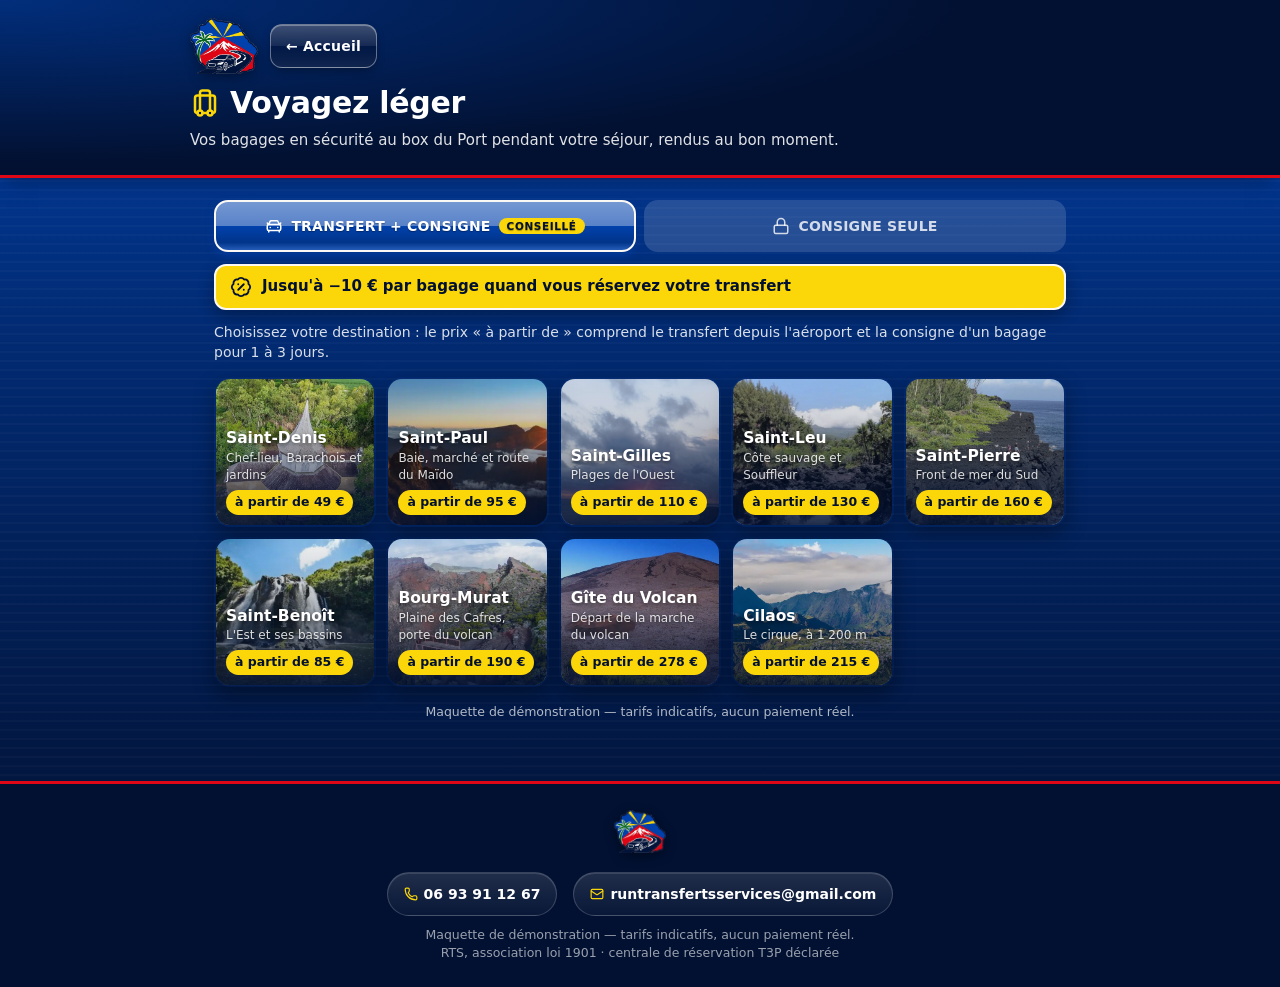
<file: bagages.html>
<!DOCTYPE html><html lang="fr"><head>
<meta charset="utf-8"><meta name="viewport" content="width=device-width,initial-scale=1">
<link rel="icon" type="image/png" href="images/favicon.png">
<title>Voyagez léger — Bagages &amp; box RTS</title>
<style>
/* Palette RTS officielle uniquement : marine, bleu roi, rouge, jaune, blanc, creme */
:root{--marine:#021132;--roi:#0141AC;--rouge:#DE0715;--jaune:#FBD608;--blanc:#FFFFFF;--creme:#FCF9F4;--l:rgba(2,17,50,.14)}
*{margin:0;padding:0;box-sizing:border-box}
.ic{width:1em;height:1em;display:inline-block;vertical-align:-.14em;flex:none}
@keyframes fadeup{from{opacity:0;transform:translateY(12px)}to{opacity:1;transform:none}}
html{background:#021132}
body{background-color:var(--marine);background-image:repeating-linear-gradient(180deg,rgba(255,255,255,.025) 0 2px,rgba(255,255,255,0) 2px 9px),linear-gradient(180deg,var(--roi) 0%,rgba(1,65,172,.55) 35%,var(--marine) 100%);background-attachment:fixed}
body{font-family:system-ui,-apple-system,'Segoe UI',Roboto,sans-serif;color:var(--marine);min-height:100vh;overflow-x:hidden;line-height:1.45}
button{font:inherit;color:inherit;background:none;border:none;cursor:pointer}
img{max-width:100%}
header{background:var(--marine);color:var(--blanc);padding:16px 16px 18px;border-bottom:3px solid var(--rouge);box-shadow:0 3px 12px rgba(0,0,0,.35)}
header .top{display:flex;align-items:center;gap:12px;max-width:900px;margin:0 auto;flex-wrap:wrap;padding-right:96px}
header .logo img{height:52px;width:auto;display:block;filter:drop-shadow(0 2px 4px rgba(0,0,0,.35))}
header a.home{color:#fff;text-decoration:none;font-size:14px;font-weight:700;padding:9px 14px;min-height:44px;display:inline-flex;align-items:center;border-radius:10px;background:rgba(255,255,255,.16);border:1px solid rgba(255,255,255,.3);white-space:nowrap}
header h1{font-size:clamp(21px,3vw,28px);font-weight:900;line-height:1.15;display:flex;align-items:center;gap:10px;flex-basis:100%}
header h1 .ic{color:var(--jaune);flex:none}
header p.sous{font-size:15px;color:rgba(255,255,255,.88);max-width:900px;margin:8px auto 0;line-height:1.5}
@media(max-width:600px){header .logo img{height:44px}header .top{padding-right:0}}
.wrap{max-width:900px;margin:0 auto;padding:18px clamp(12px,3vw,24px) 30px}
/* boutons : relief glossy (recette du commit 98971e3) sur les actifs, inactifs plats */
.glossy{display:inline-flex;align-items:center;justify-content:center;gap:8px;min-height:48px;padding:10px 18px;font-size:15px;font-weight:800;text-transform:uppercase;letter-spacing:.3px;border-radius:14px;border:2.5px solid var(--creme);color:var(--blanc);--c:var(--roi);background-color:var(--roi);text-decoration:none;
 background-image:linear-gradient(180deg,rgba(255,255,255,.46) 0%,rgba(255,255,255,.34) 50%,rgba(255,255,255,0) 50%,rgba(0,0,0,.20) 84%,rgba(255,255,255,.14) 100%);box-shadow:0 4px 8px -1px var(--c),0 1px 2px rgba(2,17,50,.35);text-shadow:0 1px 1px rgba(0,0,0,.35);transition:transform .15s,filter .15s}
@supports(color:color-mix(in srgb,red,blue)){.glossy{box-shadow:0 4px 8px -1px color-mix(in srgb,var(--c) 80%,transparent),0 1px 2px rgba(2,17,50,.35)}}
.glossy.jaune{background-color:var(--jaune);--c:var(--jaune);color:var(--marine);text-shadow:0 1px 0 rgba(255,255,255,.45)}
.glossy.rouge{background-color:var(--rouge);--c:var(--rouge)}
.glossy:hover{filter:brightness(1.06);transform:translateY(-1px)}.glossy:active{transform:translateY(1px)}
.glossy[disabled]{filter:grayscale(.6) brightness(.9);opacity:.6;cursor:not-allowed;transform:none}
.plat{display:inline-flex;align-items:center;justify-content:center;gap:8px;min-height:44px;padding:8px 14px;font-size:14px;font-weight:800;border-radius:12px;border:1.5px solid rgba(255,255,255,.35);color:rgba(255,255,255,.85);background:rgba(255,255,255,.12)}
.card{animation:fadeup .45s ease both;background:var(--blanc);border-radius:16px;box-shadow:0 8px 20px rgba(0,0,0,.3);padding:16px;margin-top:14px}
.card h2{font-size:17px;font-weight:900;margin-bottom:10px;display:flex;align-items:center;gap:8px}
.card h2 .ic{color:var(--roi)}
label{display:block;font-size:13px;font-weight:700;color:rgba(2,17,50,.65);margin:10px 0 4px}
select,input{width:100%;min-height:46px;padding:10px 11px;font-size:15px;border:1px solid var(--l);border-radius:10px;background:var(--blanc);font-family:inherit;color:var(--marine)}
.deux{display:grid;grid-template-columns:1fr 1fr;gap:10px}
@media(max-width:420px){.deux.serre{grid-template-columns:1fr}}
/* compteur - / + */
.step{display:flex;align-items:center;gap:0;border:1px solid var(--l);border-radius:10px;overflow:hidden;background:var(--blanc);width:max-content}
.step button{width:46px;height:46px;font-size:22px;font-weight:900;color:var(--roi);background:rgba(1,65,172,.08)}
.step button:hover{background:rgba(1,65,172,.16)}
.step output{min-width:56px;text-align:center;font-size:17px;font-weight:900;color:var(--marine)}
/* total en direct : bloc jaune soleil, texte marine */
.total{background:var(--jaune);color:var(--marine);border-radius:16px;padding:14px 16px;margin-top:14px;box-shadow:0 8px 20px rgba(0,0,0,.3);border:2.5px solid var(--creme)}
.total h3{font-size:13px;text-transform:uppercase;letter-spacing:.8px;font-weight:900;margin-bottom:6px;display:flex;align-items:center;gap:6px}
.total .ligne{display:flex;justify-content:space-between;gap:12px;font-size:14px;padding:4px 0;border-bottom:1px solid rgba(2,17,50,.12)}
.total .ligne span:last-child{font-weight:800;white-space:nowrap}
.total .ligne.tot{border:none;margin-top:6px;padding-top:8px;font-size:22px;font-weight:900}
.total .msg{margin-top:8px;font-size:13.5px;font-weight:700;background:rgba(2,17,50,.08);border-radius:10px;padding:8px 10px;display:flex;gap:8px;align-items:flex-start}
.total .msg .ic{color:var(--roi);font-size:18px;margin-top:2px}
.total .msg.ko{background:rgba(222,7,21,.1);color:var(--rouge)}
.total .msg.ko .ic{color:var(--rouge)}
.total .go{margin-top:12px;display:flex}
.total .go .glossy{flex:1;min-height:54px;font-size:16px}
.adresse{margin-top:12px;display:flex;align-items:center;gap:10px;font-size:14px;font-weight:700;background:var(--creme);border-left:5px solid var(--roi);border-radius:10px;padding:10px 12px}
.adresse .ic{color:var(--roi);font-size:20px}
.expl{font-size:14.5px;line-height:1.5;color:rgba(2,17,50,.8);margin-top:10px}
.mention{font-size:12.5px;color:rgba(255,255,255,.7);text-align:center;margin-top:16px;line-height:1.45}
footer.rts{background:var(--marine);color:var(--blanc);border-top:3px solid var(--rouge);margin-top:30px;padding:22px 16px 24px;text-align:center}
footer.rts .co{display:flex;justify-content:center;gap:16px;flex-wrap:wrap;font-size:14px;font-weight:600}
footer.rts .co a{color:var(--blanc);text-decoration:none;display:inline-flex;align-items:center;gap:6px;min-height:44px}
footer.rts .co .ic{color:var(--jaune)}
footer.rts .lg{margin-top:10px;font-size:12.5px;color:rgba(255,255,255,.6);line-height:1.5}
[hidden]{display:none!important}

/* onglets A / B */
.onglets{display:flex;gap:8px;margin-top:4px}
.onglets button{flex:1 1 0;min-width:0;min-height:52px;padding:8px 10px;font-size:14px;line-height:1.2;font-weight:800;text-transform:uppercase;letter-spacing:.2px;border-radius:14px;border:2.5px solid transparent;background:rgba(255,255,255,.14);color:rgba(255,255,255,.8);display:flex;align-items:center;justify-content:center;gap:8px;position:relative;transition:.15s}
.onglets button .badge{font-size:10.5px;font-weight:900;letter-spacing:.6px;background:var(--jaune);color:var(--marine);border-radius:999px;padding:2px 8px;text-transform:uppercase}
.onglets button.on{--c:var(--roi);color:var(--blanc);background-color:var(--roi);border-color:var(--creme);background-image:linear-gradient(180deg,rgba(255,255,255,.46) 0%,rgba(255,255,255,.34) 50%,rgba(255,255,255,0) 50%,rgba(0,0,0,.20) 84%,rgba(255,255,255,.14) 100%);box-shadow:0 4px 8px -1px var(--c),0 1px 2px rgba(2,17,50,.35);text-shadow:0 1px 1px rgba(0,0,0,.35)}
.onglets button.on.b{--c:var(--rouge);background-color:var(--rouge)}
@supports(color:color-mix(in srgb,red,blue)){.onglets button.on{box-shadow:0 4px 8px -1px color-mix(in srgb,var(--c) 80%,transparent),0 1px 2px rgba(2,17,50,.35)}}
.onglets button .ic{font-size:18px}
@media(max-width:480px){.onglets button{font-size:12.5px;padding:10px 6px;gap:5px}.onglets button .badge{position:absolute;top:-9px;right:6px;font-size:9.5px;padding:2px 6px}.onglets button .ic{font-size:16px}}
/* villes */
.villes{display:grid;grid-template-columns:repeat(5,1fr);gap:10px;margin-top:14px}
.ville{position:relative;display:flex;flex-direction:column;justify-content:flex-end;min-height:150px;border-radius:16px;overflow:hidden;color:var(--blanc);text-align:left;box-shadow:0 8px 20px rgba(0,0,0,.35);border:2.5px solid transparent;transition:transform .2s,border-color .2s}
.ville img{position:absolute;inset:0;width:100%;height:100%;object-fit:cover}
.ville .v{position:absolute;inset:0;background:linear-gradient(180deg,rgba(2,17,50,.05) 0%,rgba(2,17,50,.25) 40%,rgba(2,17,50,.88) 100%)}
.ville .t{position:relative;padding:10px 10px 10px}
.ville b{display:block;font-size:15.5px;font-weight:900;text-shadow:0 2px 4px rgba(0,0,0,.5)}
.ville i{display:block;font-style:normal;font-size:12px;color:rgba(255,255,255,.85);text-shadow:0 1px 3px rgba(0,0,0,.5)}
.ville .px{display:inline-block;margin-top:6px;font-size:12.5px;font-weight:800;background:var(--jaune);color:var(--marine);border-radius:999px;padding:3px 9px}
.ville:hover{transform:translateY(-3px)}
.ville.on{border-color:var(--jaune);box-shadow:0 0 0 3px rgba(251,214,8,.5),0 8px 20px rgba(0,0,0,.35)}
.ville .coche{position:absolute;top:8px;right:8px;width:26px;height:26px;border-radius:50%;background:var(--jaune);color:var(--marine);display:none;align-items:center;justify-content:center;font-size:16px}
.ville.on .coche{display:flex}
@media(max-width:900px){.villes{grid-template-columns:repeat(3,1fr)}}
@media(min-width:901px){.villes{grid-template-columns:repeat(5,1fr)}.villes .ville:nth-child(n+6){grid-column:span 1}}
@media(max-width:560px){.villes{grid-template-columns:1fr 1fr;gap:8px}.ville{min-height:130px}}
.choisir{color:rgba(255,255,255,.85);font-size:14px;margin-top:12px}
.bandeau{margin-top:12px;background:var(--jaune);color:var(--marine);border-radius:12px;padding:10px 14px;font-size:15px;font-weight:900;display:flex;align-items:center;gap:10px;box-shadow:0 6px 16px rgba(0,0,0,.3);border:2.5px solid var(--creme)}
.bandeau .ic{font-size:22px;flex:none}
/* duree : 4 gros boutons, actif en relief glossy, inactifs plats */
.durees{display:grid;grid-template-columns:repeat(4,1fr);gap:8px;margin-top:4px}
.durees button{min-height:54px;padding:6px 8px;border-radius:14px;border:2.5px solid transparent;background:rgba(2,17,50,.06);color:var(--marine);font-size:14px;font-weight:800;line-height:1.15;display:flex;flex-direction:column;align-items:center;justify-content:center;gap:2px}
.durees button small{font-size:11.5px;font-weight:700;opacity:.7}
.durees button.on{--c:var(--roi);color:var(--blanc);background-color:var(--roi);border-color:var(--creme);background-image:linear-gradient(180deg,rgba(255,255,255,.46) 0%,rgba(255,255,255,.34) 50%,rgba(255,255,255,0) 50%,rgba(0,0,0,.20) 84%,rgba(255,255,255,.14) 100%);box-shadow:0 4px 8px -1px var(--c),0 1px 2px rgba(2,17,50,.35);text-shadow:0 1px 1px rgba(0,0,0,.35)}
.durees button.on small{opacity:.9}
.bloc-rouge .durees button{background:rgba(255,255,255,.16);color:var(--blanc);border-color:rgba(255,255,255,.35)}
.bloc-rouge .durees button.on{--c:var(--jaune);background-color:var(--jaune);color:var(--marine);border-color:var(--creme);text-shadow:0 1px 0 rgba(255,255,255,.45)}
@media(max-width:480px){.durees{grid-template-columns:1fr 1fr}}
.plus{margin-top:8px;font-size:13px;color:rgba(2,17,50,.7);display:flex;gap:6px;align-items:center}
.plus a{color:var(--roi);font-weight:800;text-decoration:none}
.bloc-rouge .plus{color:rgba(255,255,255,.9)}.bloc-rouge .plus a{color:var(--jaune)}
.retour{margin-top:12px;display:flex;align-items:center;justify-content:center;gap:8px;min-height:50px;padding:10px 14px;border-radius:14px;background:var(--blanc);color:var(--roi);font-size:15px;font-weight:900;text-decoration:none;border:2.5px solid var(--roi);box-shadow:0 6px 14px rgba(0,0,0,.25)}
.retour .ic{font-size:20px}
/* onglet B : bloc rouge RTS */
.bloc-rouge{background:var(--rouge);color:var(--blanc);border-radius:16px;padding:16px;margin-top:14px;box-shadow:0 10px 24px rgba(0,0,0,.35);border:2.5px solid var(--creme)}
.bloc-rouge h2{font-size:18px;font-weight:900;display:flex;align-items:center;gap:8px;margin-bottom:4px}
.bloc-rouge h2 .ic{color:var(--jaune)}
.bloc-rouge p{font-size:14px;color:rgba(255,255,255,.9)}
.bloc-rouge label{color:rgba(255,255,255,.85)}
.bloc-rouge .step{border-color:transparent}
.bloc-rouge .opt{display:flex;align-items:center;gap:10px;background:rgba(255,255,255,.14);border:1.5px solid rgba(255,255,255,.4);border-radius:12px;padding:10px 12px;margin-top:8px;cursor:pointer;font-size:14.5px;font-weight:700;min-height:50px}
.bloc-rouge .opt input{width:22px;height:22px;min-height:0;accent-color:var(--jaune);flex:none}
.bloc-rouge .opt b{margin-left:auto;white-space:nowrap;background:var(--jaune);color:var(--marine);border-radius:999px;padding:3px 10px;font-size:13.5px}
.bloc-rouge .palier{margin-top:8px;font-size:14px;font-weight:800;background:rgba(2,17,50,.25);border-radius:10px;padding:8px 12px;display:flex;gap:8px;align-items:center}
.bloc-rouge .soi{margin-top:10px;font-size:13.5px;color:rgba(255,255,255,.9);display:flex;gap:8px;align-items:flex-start}
.bloc-rouge .soi .ic{margin-top:3px;color:var(--jaune)}
/* encart marine vers l'onglet A */
.vers-a{background:var(--marine);color:var(--blanc);border-radius:16px;padding:16px;margin-top:14px;box-shadow:0 8px 20px rgba(0,0,0,.35);border-left:6px solid var(--jaune)}
.vers-a p{font-size:15px;line-height:1.5;margin-bottom:12px}
.vers-a p b{color:var(--jaune)}
.van{margin-top:10px;font-size:14px;font-weight:700;background:rgba(1,65,172,.08);border:1.5px solid rgba(1,65,172,.3);color:var(--roi);border-radius:10px;padding:9px 12px;display:flex;gap:8px;align-items:center}
.van .ic{font-size:20px}
</style><link rel="stylesheet" href="css/rts.css"></head><body>
<header>
 <div class="top"><a class="logo" href="index.html" title="Accueil"><img src="images/logo-rts.png" alt="Run Transfert &amp; Services"></a><a class="home" href="index.html">← Accueil</a><h1><svg class="ic" viewBox="0 0 24 24" fill="none" stroke="currentColor" stroke-width="2" stroke-linecap="round" stroke-linejoin="round" aria-hidden="true"><path d="M6 20a2 2 0 0 1-2-2V8a2 2 0 0 1 2-2h12a2 2 0 0 1 2 2v10a2 2 0 0 1-2 2" /><path d="M8 18V4a2 2 0 0 1 2-2h4a2 2 0 0 1 2 2v14" /><path d="M10 20h4" /><circle cx="16" cy="20" r="2" /><circle cx="8" cy="20" r="2" /></svg> Voyagez léger</h1></div>
 <p class="sous">Vos bagages en sécurité au box du Port pendant votre séjour, rendus au bon moment.</p>
</header>
<div class="wrap">
 <div class="onglets" role="tablist">
  <button type="button" role="tab" id="tabA" class="on" aria-selected="true" aria-controls="pA"><svg class="ic" viewBox="0 0 24 24" fill="none" stroke="currentColor" stroke-width="2" stroke-linecap="round" stroke-linejoin="round" aria-hidden="true"><path d="m21 8-2 2-1.5-3.7A2 2 0 0 0 15.646 5H8.4a2 2 0 0 0-1.903 1.257L5 10 3 8" /><path d="M7 14h.01" /><path d="M17 14h.01" /><rect width="18" height="8" x="3" y="10" rx="2" /><path d="M5 18v2" /><path d="M19 18v2" /></svg> Transfert + consigne <span class="badge">Conseillé</span></button>
  <button type="button" role="tab" id="tabB" class="b" aria-selected="false" aria-controls="pB"><svg class="ic" viewBox="0 0 24 24" fill="none" stroke="currentColor" stroke-width="2" stroke-linecap="round" stroke-linejoin="round" aria-hidden="true"><rect width="18" height="11" x="3" y="11" rx="2" ry="2" /><path d="M7 11V7a5 5 0 0 1 10 0v4" /></svg> Consigne seule</button>
 </div>

 <section id="pA" role="tabpanel" aria-labelledby="tabA">
  <div class="bandeau"><svg class="ic" viewBox="0 0 24 24" fill="none" stroke="currentColor" stroke-width="2" stroke-linecap="round" stroke-linejoin="round" aria-hidden="true"><path d="M3.85 8.62a4 4 0 0 1 4.78-4.77 4 4 0 0 1 6.74 0 4 4 0 0 1 4.78 4.78 4 4 0 0 1 0 6.74 4 4 0 0 1-4.77 4.78 4 4 0 0 1-6.75 0 4 4 0 0 1-4.78-4.77 4 4 0 0 1 0-6.76Z" /><path d="m15 9-6 6" /><path d="M9 9h.01" /><path d="M15 15h.01" /></svg> <span>Jusqu'à −10 € par bagage quand vous réservez votre transfert</span></div>
  <p class="choisir">Choisissez votre destination : le prix « à partir de » comprend le transfert depuis l'aéroport et la consigne d'un bagage pour 1 à 3 jours.</p>
  <div class="villes" id="villes">
   <button type="button" class="ville" data-ville="Saint-Denis"><img src="images/chapelle-patrimoine.jpg" loading="lazy" alt="Saint-Denis, La Réunion"><span class="v"></span><span class="coche"><svg class="ic" viewBox="0 0 24 24" fill="none" stroke="currentColor" stroke-width="2" stroke-linecap="round" stroke-linejoin="round" aria-hidden="true"><path d="M20 6 9 17l-5-5" /></svg></span><span class="t"><b>Saint-Denis</b><i>Chef-lieu, Barachois et jardins</i><span class="px" data-px="Saint-Denis">à partir de … €</span></span></button>
   <button type="button" class="ville" data-ville="Saint-Paul"><img src="images/lever-soleil-maido.jpg" loading="lazy" alt="Saint-Paul, La Réunion"><span class="v"></span><span class="coche"><svg class="ic" viewBox="0 0 24 24" fill="none" stroke="currentColor" stroke-width="2" stroke-linecap="round" stroke-linejoin="round" aria-hidden="true"><path d="M20 6 9 17l-5-5" /></svg></span><span class="t"><b>Saint-Paul</b><i>Baie, marché et route du Maïdo</i><span class="px" data-px="Saint-Paul">à partir de … €</span></span></button>
   <button type="button" class="ville" data-ville="Saint-Gilles"><img src="images/fin-de-sejour.jpg" loading="lazy" alt="Saint-Gilles, La Réunion"><span class="v"></span><span class="coche"><svg class="ic" viewBox="0 0 24 24" fill="none" stroke="currentColor" stroke-width="2" stroke-linecap="round" stroke-linejoin="round" aria-hidden="true"><path d="M20 6 9 17l-5-5" /></svg></span><span class="t"><b>Saint-Gilles</b><i>Plages de l'Ouest</i><span class="px" data-px="Saint-Gilles">à partir de … €</span></span></button>
   <button type="button" class="ville" data-ville="Saint-Leu"><img src="images/cote-sud-lave.jpg" loading="lazy" alt="Saint-Leu, La Réunion"><span class="v"></span><span class="coche"><svg class="ic" viewBox="0 0 24 24" fill="none" stroke="currentColor" stroke-width="2" stroke-linecap="round" stroke-linejoin="round" aria-hidden="true"><path d="M20 6 9 17l-5-5" /></svg></span><span class="t"><b>Saint-Leu</b><i>Côte sauvage et Souffleur</i><span class="px" data-px="Saint-Leu">à partir de … €</span></span></button>
   <button type="button" class="ville" data-ville="Saint-Pierre"><img src="images/excursion-tour-ile.jpg" loading="lazy" alt="Saint-Pierre, La Réunion"><span class="v"></span><span class="coche"><svg class="ic" viewBox="0 0 24 24" fill="none" stroke="currentColor" stroke-width="2" stroke-linecap="round" stroke-linejoin="round" aria-hidden="true"><path d="M20 6 9 17l-5-5" /></svg></span><span class="t"><b>Saint-Pierre</b><i>Front de mer du Sud</i><span class="px" data-px="Saint-Pierre">à partir de … €</span></span></button>
   <button type="button" class="ville" data-ville="Saint-Benoît"><img src="images/bassin-la-paix.jpg" loading="lazy" alt="Saint-Benoît, La Réunion"><span class="v"></span><span class="coche"><svg class="ic" viewBox="0 0 24 24" fill="none" stroke="currentColor" stroke-width="2" stroke-linecap="round" stroke-linejoin="round" aria-hidden="true"><path d="M20 6 9 17l-5-5" /></svg></span><span class="t"><b>Saint-Benoît</b><i>L'Est et ses bassins</i><span class="px" data-px="Saint-Benoît">à partir de … €</span></span></button>
   <button type="button" class="ville" data-ville="Bourg-Murat"><img src="images/cratere-commerson.jpg" loading="lazy" alt="Bourg-Murat, La Réunion"><span class="v"></span><span class="coche"><svg class="ic" viewBox="0 0 24 24" fill="none" stroke="currentColor" stroke-width="2" stroke-linecap="round" stroke-linejoin="round" aria-hidden="true"><path d="M20 6 9 17l-5-5" /></svg></span><span class="t"><b>Bourg-Murat</b><i>Plaine des Cafres, porte du volcan</i><span class="px" data-px="Bourg-Murat">à partir de … €</span></span></button>
   <button type="button" class="ville" data-ville="Gîte du Volcan"><img src="images/formica-leo-fournaise.jpg" loading="lazy" alt="Gîte du Volcan, La Réunion"><span class="v"></span><span class="coche"><svg class="ic" viewBox="0 0 24 24" fill="none" stroke="currentColor" stroke-width="2" stroke-linecap="round" stroke-linejoin="round" aria-hidden="true"><path d="M20 6 9 17l-5-5" /></svg></span><span class="t"><b>Gîte du Volcan</b><i>Départ de la marche du volcan</i><span class="px" data-px="Gîte du Volcan">à partir de … €</span></span></button>
   <button type="button" class="ville" data-ville="Cilaos"><img src="images/cilaos-village.jpg" loading="lazy" alt="Cilaos, La Réunion"><span class="v"></span><span class="coche"><svg class="ic" viewBox="0 0 24 24" fill="none" stroke="currentColor" stroke-width="2" stroke-linecap="round" stroke-linejoin="round" aria-hidden="true"><path d="M20 6 9 17l-5-5" /></svg></span><span class="t"><b>Cilaos</b><i>Le cirque, à 1 200 m</i><span class="px" data-px="Cilaos">à partir de … €</span></span></button>
  </div>
  <div class="card" id="formA" hidden>
   <h2><svg class="ic" viewBox="0 0 24 24" fill="none" stroke="currentColor" stroke-width="2" stroke-linecap="round" stroke-linejoin="round" aria-hidden="true"><path d="M8 2v3" /><path d="M16 2v3" /><rect x="3" y="3" width="18" height="18" rx="2" /><path d="M3 9h18" /><path d="M8 13h.01" /><path d="M12 13h.01" /><path d="M16 13h.01" /><path d="M8 17h.01" /><path d="M12 17h.01" /><path d="M16 17h.01" /></svg> Votre séjour à <span id="villeNom"></span></h2>
   <div class="deux serre">
    <div><label for="paxA">Nombre de passagers</label><select id="paxA"></select></div>
    <div><label>Nombre de bagages</label><div class="step"><button type="button" data-step="bagA" data-d="-1" aria-label="Un bagage de moins">−</button><output id="bagA">2</output><button type="button" data-step="bagA" data-d="1" aria-label="Un bagage de plus">+</button></div></div>
   </div>
   <label>Arrivée du vol</label>
   <div class="deux"><input type="date" id="arrD" aria-label="Date d'arrivée"><input type="time" id="arrH" value="10:00" aria-label="Heure du vol d'arrivée"></div>
   <label>Durée de la consigne</label>
   <div class="durees" id="dureesA" role="radiogroup" aria-label="Durée de la consigne"></div>
   <div class="plus"><svg class="ic" viewBox="0 0 24 24" fill="none" stroke="currentColor" stroke-width="2" stroke-linecap="round" stroke-linejoin="round" aria-hidden="true"><path d="M13.832 16.568a1 1 0 0 0 1.213-.303l.355-.465A2 2 0 0 1 17 15h3a2 2 0 0 1 2 2v3a2 2 0 0 1-2 2A18 18 0 0 1 2 4a2 2 0 0 1 2-2h3a2 2 0 0 1 2 2v3a2 2 0 0 1-.8 1.6l-.468.351a1 1 0 0 0-.292 1.233 14 14 0 0 0 6.392 6.384" /></svg> <span>Plus d'un mois ? Contactez-nous : <a href="tel:+262693911267">0693 91 12 67</a></span></div>
   <div class="van" id="vanA" hidden><svg class="ic" viewBox="0 0 24 24" fill="none" stroke="currentColor" stroke-width="2" stroke-linecap="round" stroke-linejoin="round" aria-hidden="true"><path d="M8 6v6" /><path d="M15 6v6" /><path d="M2 12h19.6" /><path d="M18 18h3s.5-1.7.8-2.8c.1-.4.2-.8.2-1.2 0-.4-.1-.8-.2-1.2l-1.4-5C20.1 6.8 19.1 6 18 6H4a2 2 0 0 0-2 2v10h3" /><circle cx="7" cy="18" r="2" /><path d="M9 18h5" /><circle cx="16" cy="18" r="2" /></svg> <span>Un van est prévu pour votre groupe et vos bagages</span></div>
   <p class="expl">À votre arrivée, votre chauffeur vous dépose et emporte vos bagages au box. Pour votre départ, réservez votre transfert retour : vos bagages vous attendent dans le coffre.</p>
   <div class="adresse"><svg class="ic" viewBox="0 0 24 24" fill="none" stroke="currentColor" stroke-width="2" stroke-linecap="round" stroke-linejoin="round" aria-hidden="true"><rect width="18" height="11" x="3" y="11" rx="2" ry="2" /><path d="M7 11V7a5 5 0 0 1 10 0v4" /></svg> <span>Box sécurisé — 45 rue des Marins Pêcheurs, Le Port</span></div>
  </div>
  <div class="total" id="totA" hidden></div>
  <a class="retour" id="lienRetour" href="reservation.html" hidden><svg class="ic" viewBox="0 0 24 24" fill="none" stroke="currentColor" stroke-width="2" stroke-linecap="round" stroke-linejoin="round" aria-hidden="true"><path d="m21 8-2 2-1.5-3.7A2 2 0 0 0 15.646 5H8.4a2 2 0 0 0-1.903 1.257L5 10 3 8" /><path d="M7 14h.01" /><path d="M17 14h.01" /><rect width="18" height="8" x="3" y="10" rx="2" /><path d="M5 18v2" /><path d="M19 18v2" /></svg> Réservez aussi votre transfert retour ▶</a>
 </section>

 <section id="pB" role="tabpanel" aria-labelledby="tabB" hidden>
  <div class="bloc-rouge">
   <h2><svg class="ic" viewBox="0 0 24 24" fill="none" stroke="currentColor" stroke-width="2" stroke-linecap="round" stroke-linejoin="round" aria-hidden="true"><rect width="18" height="11" x="3" y="11" rx="2" ry="2" /><path d="M7 11V7a5 5 0 0 1 10 0v4" /></svg> Consigne seule</h2>
   <p>Vos bagages gardés au box sécurisé du Port, sans transfert de passagers.</p>
   <label>Nombre de bagages</label><div class="step"><button type="button" data-step="bagB" data-d="-1" aria-label="Un bagage de moins">−</button><output id="bagB">3</output><button type="button" data-step="bagB" data-d="1" aria-label="Un bagage de plus">+</button></div>
   <label>Durée de la consigne</label>
   <div class="durees" id="dureesB" role="radiogroup" aria-label="Durée de la consigne"></div>
   <div class="plus"><svg class="ic" viewBox="0 0 24 24" fill="none" stroke="currentColor" stroke-width="2" stroke-linecap="round" stroke-linejoin="round" aria-hidden="true"><path d="M13.832 16.568a1 1 0 0 0 1.213-.303l.355-.465A2 2 0 0 1 17 15h3a2 2 0 0 1 2 2v3a2 2 0 0 1-2 2A18 18 0 0 1 2 4a2 2 0 0 1 2-2h3a2 2 0 0 1 2 2v3a2 2 0 0 1-.8 1.6l-.468.351a1 1 0 0 0-.292 1.233 14 14 0 0 0 6.392 6.384" /></svg> <span>Plus d'un mois ? Contactez-nous : <a href="tel:+262693911267">0693 91 12 67</a></span></div>
   <label for="depoD">Date de dépôt</label><input type="date" id="depoD">
   <div class="palier" id="palierB"><svg class="ic" viewBox="0 0 24 24" fill="none" stroke="currentColor" stroke-width="2" stroke-linecap="round" stroke-linejoin="round" aria-hidden="true"><path d="M8 2v3" /><path d="M16 2v3" /><rect x="3" y="3" width="18" height="18" rx="2" /><path d="M3 9h18" /><path d="M8 13h.01" /><path d="M12 13h.01" /><path d="M16 13h.01" /><path d="M8 17h.01" /><path d="M12 17h.01" /><path d="M16 17h.01" /></svg> <span></span></div>
   <label class="opt"><input type="checkbox" id="optDepot" checked> Dépôt de mes bagages : aéroport → box <b id="pxDepot"></b></label>
   <label class="opt"><input type="checkbox" id="optResti" checked> Restitution : box → aéroport <b id="pxResti"></b></label>
   <div class="soi"><svg class="ic" viewBox="0 0 24 24" fill="none" stroke="currentColor" stroke-width="2" stroke-linecap="round" stroke-linejoin="round" aria-hidden="true"><circle cx="12" cy="12" r="10" /><path d="M12 16v-4" /><path d="M12 8h.01" /></svg> <span>Vous pouvez aussi déposer et reprendre vos bagages vous-même au box du Port.</span></div>
  </div>
  <div class="total" id="totB"></div>
  <div class="vers-a">
   <p><b>Besoin d'un chauffeur à l'arrivée ?</b> Avec votre transfert, la consigne coûte jusqu'à 10 € de moins par bagage.</p>
   <button type="button" class="glossy jaune" id="versA"><svg class="ic" viewBox="0 0 24 24" fill="none" stroke="currentColor" stroke-width="2" stroke-linecap="round" stroke-linejoin="round" aria-hidden="true"><path d="m21 8-2 2-1.5-3.7A2 2 0 0 0 15.646 5H8.4a2 2 0 0 0-1.903 1.257L5 10 3 8" /><path d="M7 14h.01" /><path d="M17 14h.01" /><rect width="18" height="8" x="3" y="10" rx="2" /><path d="M5 18v2" /><path d="M19 18v2" /></svg> Voir Transfert + consigne</button>
  </div>
  <div class="card" style="margin-top:14px"><div class="adresse" style="margin-top:0"><svg class="ic" viewBox="0 0 24 24" fill="none" stroke="currentColor" stroke-width="2" stroke-linecap="round" stroke-linejoin="round" aria-hidden="true"><rect width="18" height="11" x="3" y="11" rx="2" ry="2" /><path d="M7 11V7a5 5 0 0 1 10 0v4" /></svg> <span>Box sécurisé — 45 rue des Marins Pêcheurs, Le Port</span></div></div>
 </section>
 <p class="mention">Maquette de démonstration — tarifs indicatifs, aucun paiement réel.</p>
</div>
<footer class="rts">
 <div class="co">
  <a href="tel:+262693911267"><svg class="ic" viewBox="0 0 24 24" fill="none" stroke="currentColor" stroke-width="2" stroke-linecap="round" stroke-linejoin="round" aria-hidden="true"><path d="M13.832 16.568a1 1 0 0 0 1.213-.303l.355-.465A2 2 0 0 1 17 15h3a2 2 0 0 1 2 2v3a2 2 0 0 1-2 2A18 18 0 0 1 2 4a2 2 0 0 1 2-2h3a2 2 0 0 1 2 2v3a2 2 0 0 1-.8 1.6l-.468.351a1 1 0 0 0-.292 1.233 14 14 0 0 0 6.392 6.384" /></svg> 06 93 91 12 67</a>
  <a href="mailto:runtransfertsservices@gmail.com"><svg class="ic" viewBox="0 0 24 24" fill="none" stroke="currentColor" stroke-width="2" stroke-linecap="round" stroke-linejoin="round" aria-hidden="true"><path d="m22 7-8.991 5.727a2 2 0 0 1-2.009 0L2 7" /><rect x="2" y="4" width="20" height="16" rx="2" /></svg> runtransfertsservices@gmail.com</a>
 </div>
 <div class="lg">Maquette de démonstration — tarifs indicatifs, aucun paiement réel.<br>RTS, association loi 1901 · centrale de réservation T3P déclarée</div>
</footer>
<script src="tarifs.js"></script>
<script src="ticket.js"></script>
<script>
/* ---- Module Bagages : tous les prix viennent de tarifs.js (RTS_TARIFS). Aucun prix ecrit en dur ici. ---- */
(function(){
var T=RTS_TARIFS,$=function(id){return document.getElementById(id)};
var ICO_INFO='<svg class="ic" viewBox="0 0 24 24" fill="none" stroke="currentColor" stroke-width="2" stroke-linecap="round" stroke-linejoin="round" aria-hidden="true"><circle cx="12" cy="12" r="10" /><path d="M12 16v-4" /><path d="M12 8h.01" /></svg>',ICO_KO='<svg class="ic" viewBox="0 0 24 24" fill="none" stroke="currentColor" stroke-width="2" stroke-linecap="round" stroke-linejoin="round" aria-hidden="true"><path d="m21.73 18-8-14a2 2 0 0 0-3.48 0l-8 14A2 2 0 0 0 4 21h16a2 2 0 0 0 1.73-3" /><path d="M12 9v4" /><path d="M12 17h.01" /></svg>',ICO_OK='<svg class="ic" viewBox="0 0 24 24" fill="none" stroke="currentColor" stroke-width="2" stroke-linecap="round" stroke-linejoin="round" aria-hidden="true"><path d="M3.85 8.62a4 4 0 0 1 4.78-4.77 4 4 0 0 1 6.74 0 4 4 0 0 1 4.78 4.78 4 4 0 0 1 0 6.74 4 4 0 0 1-4.77 4.78 4 4 0 0 1-6.75 0 4 4 0 0 1-4.78-4.77 4 4 0 0 1 0-6.76Z" /><path d="M7 12h5" /><path d="M15 9.4a4 4 0 1 0 0 5.2" /></svg>';
function eur(x){return Math.round(x)+' €'}
function dateFr(s){if(!s)return '—';var p=s.split('-');return p[2]+'/'+p[1]+'/'+p[0]}
function plur(n,s){return n+' '+s+(n>1?'s':'')}
function iso(d){return d.toISOString().slice(0,10)}
function palierMax(id){var P=T.PALIERS;for(var i=0;i<P.length;i++)if(P[i].id===id)return P[i].max;return 0}
/* onglets */
var onglet='A';
function montrer(o){onglet=o;$('tabA').classList.toggle('on',o==='A');$('tabB').classList.toggle('on',o==='B');
 $('tabA').setAttribute('aria-selected',o==='A');$('tabB').setAttribute('aria-selected',o==='B');
 $('pA').hidden=o!=='A';$('pB').hidden=o!=='B';if(o==='B')calcB()}
$('tabA').addEventListener('click',function(){montrer('A')});$('tabB').addEventListener('click',function(){montrer('B')});
$('versA').addEventListener('click',function(){montrer('A');window.scrollTo({top:0,behavior:'smooth'})});
/* compteurs */
document.querySelectorAll('[data-step]').forEach(function(b){b.addEventListener('click',function(){var o=$(b.dataset.step),v=parseInt(o.value||o.textContent)+parseInt(b.dataset.d);v=Math.max(1,Math.min(20,v));o.textContent=v;o.value=v;if(b.dataset.step==='bagA')calcA();else calcB()})});
function bags(id){return parseInt($(id).textContent)}
/* boutons de duree (4 paliers de tarifs.js) */
var duree={A:'8-14',B:'4-7'};
function durees(id,cle,avec){var h='';T.PALIERS.forEach(function(p){var px=RTS_consigne(p.id,avec);
 h+='<button type="button" role="radio" data-palier="'+p.id+'" aria-checked="'+(duree[cle]===p.id)+'" class="'+(duree[cle]===p.id?'on':'')+'">'+RTS_palierLib(p.id)+'<small>'+px+' € / bagage</small></button>'});
 $(id).innerHTML=h;$(id).querySelectorAll('button').forEach(function(b){b.addEventListener('click',function(){duree[cle]=b.dataset.palier;durees(id,cle,avec);if(cle==='A')calcA();else calcB()})})}
durees('dureesA','A',true);durees('dureesB','B',false);
/* ===== onglet A : transfert + consigne ===== */
var ville=null;
for(var i=1;i<=8;i++)$('paxA').add(new Option(i+(i>1?' passagers':' passager'),i));
$('paxA').value=2;
var j0=new Date();j0.setDate(j0.getDate()+7);$('arrD').value=iso(j0);
/* prix "a partir de" : transfert berline + consigne 1 bagage 1-3 jours (minimum par reservation applique) */
document.querySelectorAll('[data-px]').forEach(function(e){var v=e.dataset.px;e.textContent='à partir de '+eur(T.TRANSFERTS_AEROPORT[v]+RTS_consigneTransfert('1-3',1))});
document.querySelectorAll('.ville').forEach(function(b){b.addEventListener('click',function(){ville=b.dataset.ville;
 document.querySelectorAll('.ville').forEach(function(x){x.classList.toggle('on',x===b);x.setAttribute('aria-pressed',x===b)});
 $('villeNom').textContent=ville;$('formA').hidden=false;$('totA').hidden=false;$('lienRetour').hidden=false;calcA();
 setTimeout(function(){$('formA').scrollIntoView({behavior:'smooth',block:'start'})},60)})});
['paxA','arrD','arrH'].forEach(function(id){$(id).addEventListener('change',calcA);$(id).addEventListener('input',calcA)});
function calcA(){if(!ville)return null;
 var pax=parseInt($('paxA').value),nb=bags('bagA'),van=pax>4||nb>4,pal=duree.A;
 var a=$('arrD').value,erreur=a?null:'Indiquez la date d\'arrivée de votre vol.';
 var t=T.TRANSFERTS_AEROPORT[ville],tr=Math.round(t*(van?1+T.VAN_MAJORATION:1));
 var cons=RTS_consigneTransfert(pal,nb),unit=RTS_consigne(pal,true),mini=cons>unit*nb;
 var L=[['Transfert · aéroport → '+ville+(van?' (van)':' (berline)'),tr],
        ['Consigne (association RTS) · '+plur(nb,'bagage')+' · '+RTS_palierLib(pal)+(mini?' · minimum par réservation':' · '+unit+' € / bagage'),cons]];
 var total=tr+cons;
 $('vanA').hidden=!van;
 var h='<h3>'+ICO_OK+' Votre tarif en direct</h3>';
 L.forEach(function(l){h+='<div class="ligne"><span>'+l[0]+'</span><span>'+eur(l[1])+'</span></div>'});
 h+='<div class="ligne tot"><span>Total</span><span>'+eur(total)+'</span></div>';
 if(van)h+='<div class="msg">'+ICO_INFO+'<span>Un van est prévu pour votre groupe et vos bagages (transfert +'+Math.round(T.VAN_MAJORATION*100)+' %, consigne inchangée).</span></div>';
 if(erreur)h+='<div class="msg ko">'+ICO_KO+'<span>'+erreur+'</span></div>';
 h+='<div class="go"><button type="button" class="glossy jaune" id="payA"'+(erreur?' disabled':'')+'><svg class="ic" viewBox="0 0 24 24" fill="none" stroke="currentColor" stroke-width="2" stroke-linecap="round" stroke-linejoin="round" aria-hidden="true"><rect width="20" height="14" x="2" y="5" rx="2" /><line x1="2" x2="22" y1="10" y2="10" /><path d="M6 14h2" /></svg> Réserver et payer</button></div>';
 $('totA').innerHTML=h;
 var r={lignes:L,total:total,pax:pax,nb:nb,van:van,a:a,pal:pal};
 if(!erreur)$('payA').addEventListener('click',function(){ticketA(r)});
 return r}
function ticketA(r){RTS_TICKET.ouvrir({lang:'fr',prestation:'Transfert aéroport → '+ville+' + consigne '+plur(r.nb,'bagage')+' ('+RTS_palierLib(r.pal)+')',date:dateFr(r.a),
 horaires:'Arrivée du vol '+dateFr(r.a)+' à '+($('arrH').value||'—'),pax:r.pax,vehicule:r.van?'Van (5 à 8 places)':'Berline (1 à 4 places)',bagages:r.nb,lignes:r.lignes,
 rdv:'Aéroport Roland Garros, hall des arrivées · box : '+T.BOX_ADRESSE,total:r.total})}
/* ===== onglet B : consigne seule ===== */
var b0=new Date();b0.setDate(b0.getDate()+3);$('depoD').value=iso(b0);
['depoD','optDepot','optResti'].forEach(function(id){$(id).addEventListener('change',calcB);$(id).addEventListener('input',calcB)});
function calcB(){var nb=bags('bagB'),van=nb>4,pal=duree.B;
 var a=$('depoD').value,erreur=a?null:'Indiquez la date de dépôt.';
 /* date de retrait : fin du palier choisi */
 var ret='';if(a){var d=new Date(a+'T12:00:00');d.setDate(d.getDate()+palierMax(pal));ret=iso(d)}
 var unit=RTS_consigne(pal,false);
 /* course bagages seuls : course normale aeroport <-> box, -30 %, +20 % en van si plus de 4 bagages */
 var course=Math.round(T.COURSE_AEROPORT_BOX*(1-T.BAGAGES_SEULS_REMISE)*(van?1+T.VAN_MAJORATION:1));
 $('pxDepot').textContent=eur(course);$('pxResti').textContent=eur(course);
 $('palierB').querySelector('span').textContent='Retrait au plus tard le '+dateFr(ret)+' · '+RTS_palierLib(pal)+' · '+unit+' € par bagage';
 var L=[['Consigne (association RTS) · '+plur(nb,'bagage')+' · '+RTS_palierLib(pal),unit*nb]];
 if($('optDepot').checked)L.push(['Dépôt de vos bagages : aéroport → box'+(van?' (van)':''),course]);
 if($('optResti').checked)L.push(['Restitution : box → aéroport'+(van?' (van)':''),course]);
 var total=0;L.forEach(function(l){total+=l[1]});
 var h='<h3>'+ICO_OK+' Votre tarif en direct</h3>';
 L.forEach(function(l){h+='<div class="ligne"><span>'+l[0]+'</span><span>'+eur(l[1])+'</span></div>'});
 h+='<div class="ligne tot"><span>Total</span><span>'+eur(total)+'</span></div>';
 if(van)h+='<div class="msg">'+ICO_INFO+'<span>Plus de 4 bagages : transport en van (+'+Math.round(T.VAN_MAJORATION*100)+' %).</span></div>';
 if(erreur)h+='<div class="msg ko">'+ICO_KO+'<span>'+erreur+'</span></div>';
 h+='<div class="go"><button type="button" class="glossy jaune" id="payB"'+(erreur?' disabled':'')+'><svg class="ic" viewBox="0 0 24 24" fill="none" stroke="currentColor" stroke-width="2" stroke-linecap="round" stroke-linejoin="round" aria-hidden="true"><rect width="20" height="14" x="2" y="5" rx="2" /><line x1="2" x2="22" y1="10" y2="10" /><path d="M6 14h2" /></svg> Réserver et payer</button></div>';
 $('totB').innerHTML=h;
 var r={lignes:L,total:total,nb:nb,van:van,a:a,ret:ret,pal:pal,depot:$('optDepot').checked,resti:$('optResti').checked};
 if(!erreur)$('payB').addEventListener('click',function(){ticketB(r)});
 return r}
function ticketB(r){var p='Consigne seule · '+plur(r.nb,'bagage')+' ('+RTS_palierLib(r.pal)+')';
 if(r.depot&&r.resti)p+=' + dépôt et restitution aéroport';else if(r.depot)p+=' + dépôt aéroport → box';else if(r.resti)p+=' + restitution box → aéroport';
 RTS_TICKET.ouvrir({lang:'fr',prestation:p,date:dateFr(r.a)+' → '+dateFr(r.ret),horaires:'Dépôt le '+dateFr(r.a)+' · Retrait au plus tard le '+dateFr(r.ret),bagages:r.nb,vehicule:(r.depot||r.resti)?(r.van?'Van':'Berline'):'',lignes:r.lignes,
 rdv:(r.depot?'Aéroport Roland Garros, hall des arrivées':'Box sécurisé — '+T.BOX_ADRESSE),total:r.total})}
calcB();
window.RTS_BAG={calcA:calcA,calcB:calcB,montrer:montrer,duree:function(c,p){duree[c]=p;durees(c==='A'?'dureesA':'dureesB',c,c==='A');if(c==='A')calcA();else calcB()}};
})();
</script>
</body></html>
</file>
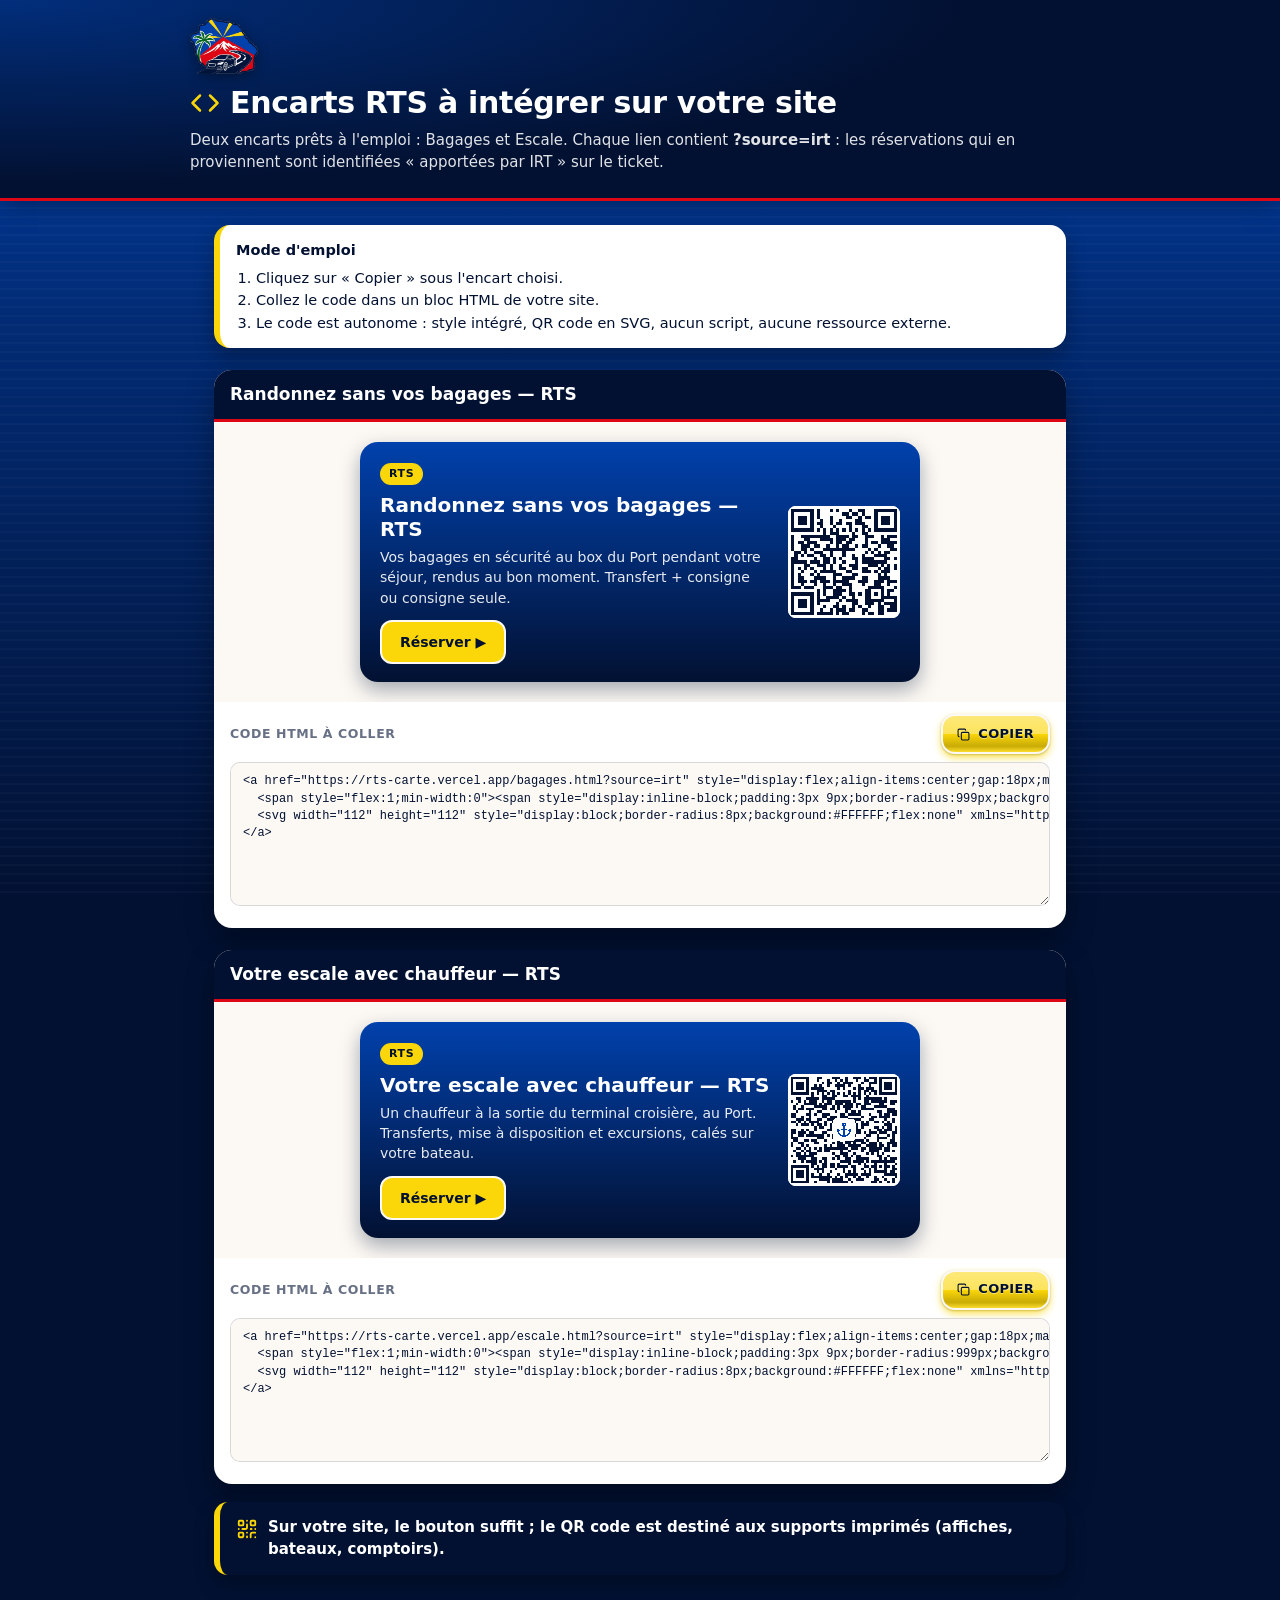
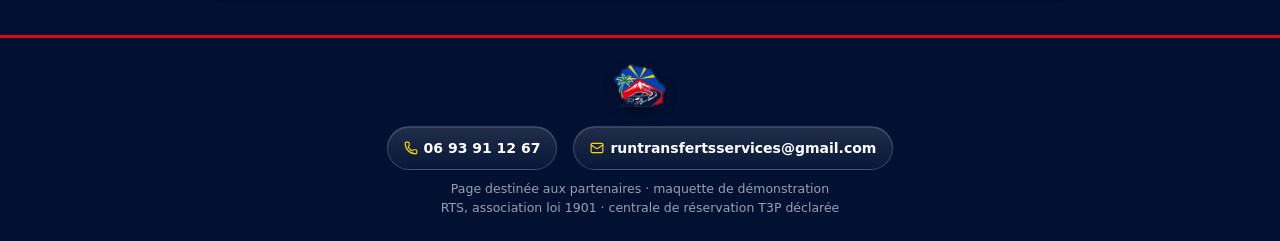
<file: encart.html>
<!DOCTYPE html><html lang="fr"><head>
<meta charset="utf-8"><meta name="viewport" content="width=device-width,initial-scale=1">
<meta name="robots" content="noindex">
<link rel="icon" type="image/png" href="images/favicon.png">
<title>Encarts RTS à intégrer sur votre site</title>
<style>
/* Palette RTS officielle uniquement : marine, bleu roi, rouge, jaune, blanc, creme */
:root{--marine:#021132;--roi:#0141AC;--rouge:#DE0715;--jaune:#FBD608;--blanc:#FFFFFF;--creme:#FCF9F4;--l:rgba(2,17,50,.14)}
*{margin:0;padding:0;box-sizing:border-box}
.ic{width:1em;height:1em;display:inline-block;vertical-align:-.14em;flex:none}
@keyframes fadeup{from{opacity:0;transform:translateY(12px)}to{opacity:1;transform:none}}
html{background:#021132}
body{background-color:var(--marine);background-image:repeating-linear-gradient(180deg,rgba(255,255,255,.025) 0 2px,rgba(255,255,255,0) 2px 9px),linear-gradient(180deg,var(--roi) 0%,rgba(1,65,172,.55) 35%,var(--marine) 100%);background-attachment:fixed}
body{font-family:system-ui,-apple-system,'Segoe UI',Roboto,sans-serif;color:var(--marine);min-height:100vh;overflow-x:hidden;line-height:1.45}
button{font:inherit;color:inherit;background:none;border:none;cursor:pointer}
img{max-width:100%}
header{background:var(--marine);color:var(--blanc);padding:16px 16px 18px;border-bottom:3px solid var(--rouge);box-shadow:0 3px 12px rgba(0,0,0,.35)}
header .top{display:flex;align-items:center;gap:12px;max-width:900px;margin:0 auto;flex-wrap:wrap;padding-right:96px}
header .logo img{height:52px;width:auto;display:block;filter:drop-shadow(0 2px 4px rgba(0,0,0,.35))}
header a.home{color:#fff;text-decoration:none;font-size:14px;font-weight:700;padding:9px 14px;min-height:44px;display:inline-flex;align-items:center;border-radius:10px;background:rgba(255,255,255,.16);border:1px solid rgba(255,255,255,.3);white-space:nowrap}
header h1{font-size:clamp(21px,3vw,28px);font-weight:900;line-height:1.15;display:flex;align-items:center;gap:10px;flex-basis:100%}
header h1 .ic{color:var(--jaune);flex:none}
header p.sous{font-size:15px;color:rgba(255,255,255,.88);max-width:900px;margin:8px auto 0;line-height:1.5}
@media(max-width:600px){header .logo img{height:44px}header .top{padding-right:0}}
.wrap{max-width:900px;margin:0 auto;padding:18px clamp(12px,3vw,24px) 30px}
/* boutons : relief glossy (recette du commit 98971e3) sur les actifs, inactifs plats */
.glossy{display:inline-flex;align-items:center;justify-content:center;gap:8px;min-height:48px;padding:10px 18px;font-size:15px;font-weight:800;text-transform:uppercase;letter-spacing:.3px;border-radius:14px;border:2.5px solid var(--creme);color:var(--blanc);--c:var(--roi);background-color:var(--roi);text-decoration:none;
 background-image:linear-gradient(180deg,rgba(255,255,255,.46) 0%,rgba(255,255,255,.34) 50%,rgba(255,255,255,0) 50%,rgba(0,0,0,.20) 84%,rgba(255,255,255,.14) 100%);box-shadow:0 4px 8px -1px var(--c),0 1px 2px rgba(2,17,50,.35);text-shadow:0 1px 1px rgba(0,0,0,.35);transition:transform .15s,filter .15s}
@supports(color:color-mix(in srgb,red,blue)){.glossy{box-shadow:0 4px 8px -1px color-mix(in srgb,var(--c) 80%,transparent),0 1px 2px rgba(2,17,50,.35)}}
.glossy.jaune{background-color:var(--jaune);--c:var(--jaune);color:var(--marine);text-shadow:0 1px 0 rgba(255,255,255,.45)}
.glossy.rouge{background-color:var(--rouge);--c:var(--rouge)}
.glossy:hover{filter:brightness(1.06);transform:translateY(-1px)}.glossy:active{transform:translateY(1px)}
.glossy[disabled]{filter:grayscale(.6) brightness(.9);opacity:.6;cursor:not-allowed;transform:none}
.plat{display:inline-flex;align-items:center;justify-content:center;gap:8px;min-height:44px;padding:8px 14px;font-size:14px;font-weight:800;border-radius:12px;border:1.5px solid rgba(255,255,255,.35);color:rgba(255,255,255,.85);background:rgba(255,255,255,.12)}
.card{animation:fadeup .45s ease both;background:var(--blanc);border-radius:16px;box-shadow:0 8px 20px rgba(0,0,0,.3);padding:16px;margin-top:14px}
.card h2{font-size:17px;font-weight:900;margin-bottom:10px;display:flex;align-items:center;gap:8px}
.card h2 .ic{color:var(--roi)}
label{display:block;font-size:13px;font-weight:700;color:rgba(2,17,50,.65);margin:10px 0 4px}
select,input{width:100%;min-height:46px;padding:10px 11px;font-size:15px;border:1px solid var(--l);border-radius:10px;background:var(--blanc);font-family:inherit;color:var(--marine)}
.deux{display:grid;grid-template-columns:1fr 1fr;gap:10px}
@media(max-width:420px){.deux.serre{grid-template-columns:1fr}}
/* compteur - / + */
.step{display:flex;align-items:center;gap:0;border:1px solid var(--l);border-radius:10px;overflow:hidden;background:var(--blanc);width:max-content}
.step button{width:46px;height:46px;font-size:22px;font-weight:900;color:var(--roi);background:rgba(1,65,172,.08)}
.step button:hover{background:rgba(1,65,172,.16)}
.step output{min-width:56px;text-align:center;font-size:17px;font-weight:900;color:var(--marine)}
/* total en direct : bloc jaune soleil, texte marine */
.total{background:var(--jaune);color:var(--marine);border-radius:16px;padding:14px 16px;margin-top:14px;box-shadow:0 8px 20px rgba(0,0,0,.3);border:2.5px solid var(--creme)}
.total h3{font-size:13px;text-transform:uppercase;letter-spacing:.8px;font-weight:900;margin-bottom:6px;display:flex;align-items:center;gap:6px}
.total .ligne{display:flex;justify-content:space-between;gap:12px;font-size:14px;padding:4px 0;border-bottom:1px solid rgba(2,17,50,.12)}
.total .ligne span:last-child{font-weight:800;white-space:nowrap}
.total .ligne.tot{border:none;margin-top:6px;padding-top:8px;font-size:22px;font-weight:900}
.total .msg{margin-top:8px;font-size:13.5px;font-weight:700;background:rgba(2,17,50,.08);border-radius:10px;padding:8px 10px;display:flex;gap:8px;align-items:flex-start}
.total .msg .ic{color:var(--roi);font-size:18px;margin-top:2px}
.total .msg.ko{background:rgba(222,7,21,.1);color:var(--rouge)}
.total .msg.ko .ic{color:var(--rouge)}
.total .go{margin-top:12px;display:flex}
.total .go .glossy{flex:1;min-height:54px;font-size:16px}
.adresse{margin-top:12px;display:flex;align-items:center;gap:10px;font-size:14px;font-weight:700;background:var(--creme);border-left:5px solid var(--roi);border-radius:10px;padding:10px 12px}
.adresse .ic{color:var(--roi);font-size:20px}
.expl{font-size:14.5px;line-height:1.5;color:rgba(2,17,50,.8);margin-top:10px}
.mention{font-size:12.5px;color:rgba(255,255,255,.7);text-align:center;margin-top:16px;line-height:1.45}
footer.rts{background:var(--marine);color:var(--blanc);border-top:3px solid var(--rouge);margin-top:30px;padding:22px 16px 24px;text-align:center}
footer.rts .co{display:flex;justify-content:center;gap:16px;flex-wrap:wrap;font-size:14px;font-weight:600}
footer.rts .co a{color:var(--blanc);text-decoration:none;display:inline-flex;align-items:center;gap:6px;min-height:44px}
footer.rts .co .ic{color:var(--jaune)}
footer.rts .lg{margin-top:10px;font-size:12.5px;color:rgba(255,255,255,.6);line-height:1.5}
[hidden]{display:none!important}

.intro{background:var(--blanc);border-radius:16px;padding:14px 16px;box-shadow:0 8px 20px rgba(0,0,0,.3);border-left:6px solid var(--jaune);font-size:14.5px;line-height:1.55;margin-top:6px}
.intro ol{margin:6px 0 0 20px}
.format{margin-top:22px;background:var(--blanc);border-radius:18px;overflow:hidden;box-shadow:0 12px 28px rgba(0,0,0,.35)}
.format h2{font-size:17px;font-weight:900;padding:12px 16px;background:var(--marine);color:var(--blanc);border-bottom:3px solid var(--rouge)}
.apercu{padding:20px 16px;background:var(--creme);overflow-x:auto;display:flex;justify-content:center}
.code{padding:12px 16px 16px}
.code .barre{display:flex;justify-content:space-between;align-items:center;gap:10px;margin-bottom:8px;font-size:12.5px;font-weight:800;text-transform:uppercase;letter-spacing:.6px;color:rgba(2,17,50,.6)}
textarea{width:100%;font-family:ui-monospace,SFMono-Regular,Menlo,Consolas,monospace;font-size:12px;line-height:1.45;padding:10px 12px;border:1px solid var(--l);border-radius:10px;background:var(--creme);color:var(--marine);resize:vertical;white-space:pre;overflow:auto}
.copier{min-height:40px;padding:6px 14px;font-size:13px}
.glossy.ok{background-color:var(--roi);--c:var(--roi);color:var(--blanc);text-shadow:0 1px 1px rgba(0,0,0,.35)}
.phrase{margin-top:18px;background:var(--marine);color:var(--blanc);border-radius:14px;padding:14px 16px;font-size:15px;font-weight:700;line-height:1.5;display:flex;gap:10px;align-items:flex-start;box-shadow:0 8px 20px rgba(0,0,0,.3);border-left:6px solid var(--jaune)}
.phrase .ic{color:var(--jaune);font-size:22px;flex:none;margin-top:2px}
@media(max-width:600px){.apercu{padding:14px 10px;justify-content:flex-start}.apercu > a{flex-direction:column;align-items:flex-start!important}}
</style><link rel="stylesheet" href="css/rts.css"></head><body>
<header>
 <div class="top"><a class="logo" href="index.html" title="Accueil"><img src="images/logo-rts.png" alt="Run Transfert &amp; Services"></a><h1><svg class="ic" viewBox="0 0 24 24" fill="none" stroke="currentColor" stroke-width="2" stroke-linecap="round" stroke-linejoin="round" aria-hidden="true"><path d="m16 18 6-6-6-6" /><path d="m8 6-6 6 6 6" /></svg> Encarts RTS à intégrer sur votre site</h1></div>
 <p class="sous">Deux encarts prêts à l'emploi : Bagages et Escale. Chaque lien contient <b>?source=irt</b> : les réservations qui en proviennent sont identifiées « apportées par IRT » sur le ticket.</p>
</header>
<div class="wrap">
 <div class="intro"><b>Mode d'emploi</b><ol><li>Cliquez sur « Copier » sous l'encart choisi.</li><li>Collez le code dans un bloc HTML de votre site.</li><li>Le code est autonome : style intégré, QR code en SVG, aucun script, aucune ressource externe.</li></ol></div>
  <section class="format" id="enc_bagages">
   <h2>Randonnez sans vos bagages — RTS</h2>
   <div class="apercu"><a href="https://rts-carte.vercel.app/bagages.html?source=irt" style="display:flex;align-items:center;gap:18px;max-width:560px;padding:18px 20px;border-radius:18px;background:linear-gradient(180deg,#0141AC 0%,#021132 100%);color:#FFFFFF;text-decoration:none;font-family:system-ui,-apple-system,'Segoe UI',Roboto,sans-serif;box-shadow:0 8px 20px rgba(2,17,50,.35)">
  <span style="flex:1;min-width:0"><span style="display:inline-block;padding:3px 9px;border-radius:999px;background:#FBD608;color:#021132;font-size:11px;font-weight:900;letter-spacing:.6px">RTS</span><strong style="display:block;margin-top:8px;font-size:20px;line-height:1.2">Randonnez sans vos bagages — RTS</strong><span style="display:block;margin:6px 0 12px;font-size:14px;line-height:1.45;color:rgba(255,255,255,.9)">Vos bagages en sécurité au box du Port pendant votre séjour, rendus au bon moment. Transfert + consigne ou consigne seule.</span><span style="display:inline-block;padding:10px 18px;border-radius:12px;background:#FBD608;color:#021132;font-weight:800;font-size:14px;border:2.5px solid #FCF9F4">Réserver ▶</span></span>
  <svg width="112" height="112" style="display:block;border-radius:8px;background:#FFFFFF;flex:none" xmlns="http://www.w3.org/2000/svg" viewBox="0 0 35 35" shape-rendering="crispEdges"><path fill="#FFFFFF" d="M0 0h35v35H0z"/><path stroke="#021132" d="M1 1.5h7m1 0h1m3 0h1m1 0h1m3 0h1m2 0h2m3 0h7M1 2.5h1m5 0h1m1 0h1m7 0h2m1 0h2m1 0h1m3 0h1m5 0h1M1 3.5h1m1 0h3m1 0h1m1 0h1m3 0h1m4 0h2m2 0h1m1 0h2m1 0h1m1 0h3m1 0h1M1 4.5h1m1 0h3m1 0h1m2 0h1m2 0h1m2 0h1m4 0h2m4 0h1m1 0h3m1 0h1M1 5.5h1m1 0h3m1 0h1m1 0h2m2 0h1m1 0h2m1 0h2m1 0h3m3 0h1m1 0h3m1 0h1M1 6.5h1m5 0h1m2 0h1m3 0h1m4 0h1m3 0h2m2 0h1m5 0h1M1 7.5h7m1 0h1m1 0h1m1 0h1m1 0h1m1 0h1m1 0h1m1 0h1m1 0h1m1 0h1m1 0h7M11 8.5h1m1 0h3m4 0h1m2 0h2M1 9.5h1m2 0h9m2 0h4m1 0h2m2 0h3m2 0h1m1 0h3M1 10.5h1m3 0h2m3 0h4m1 0h3m1 0h2m3 0h1m4 0h3M1 11.5h1m1 0h2m1 0h3m4 0h1m1 0h2m1 0h2m4 0h1m1 0h2m1 0h5M1 12.5h1m2 0h3m1 0h2m2 0h1m2 0h1m1 0h2m2 0h1m1 0h2m3 0h1m2 0h2M1 13.5h1m2 0h2m1 0h1m3 0h10m4 0h1m1 0h1m4 0h2M2 14.5h2m1 0h1m2 0h3m2 0h1m3 0h1m6 0h1m1 0h1m1 0h1m1 0h2M2 15.5h1m1 0h1m1 0h2m2 0h2m1 0h1m3 0h1m2 0h1m2 0h1m3 0h4M1 16.5h2m5 0h1m2 0h2m1 0h1m1 0h1m3 0h2m1 0h4m3 0h2m1 0h1M1 17.5h5m1 0h3m1 0h2m1 0h1m2 0h1m3 0h1m1 0h8M1 18.5h1m3 0h2m2 0h3m1 0h1m2 0h1m2 0h3m3 0h3m1 0h1m1 0h1m1 0h1M1 19.5h1m1 0h1m1 0h1m1 0h1m3 0h1m1 0h1m2 0h2m2 0h2m1 0h2m3 0h1m1 0h2m1 0h1M1 20.5h1m2 0h1m3 0h1m1 0h5m3 0h2m3 0h3m1 0h1m1 0h3M1 21.5h1m1 0h1m3 0h1m1 0h1m4 0h3m3 0h2m6 0h1m1 0h1M1 22.5h1m1 0h2m3 0h4m2 0h1m2 0h4m2 0h2m3 0h4M1 23.5h1m1 0h3m1 0h2m1 0h3m1 0h5m3 0h3m2 0h3m1 0h3M1 24.5h1m2 0h1m3 0h1m2 0h1m2 0h1m2 0h3m3 0h1m3 0h2m2 0h1M1 25.5h3m1 0h3m3 0h3m1 0h2m2 0h1m5 0h5m3 0h1M9 26.5h1m1 0h1m2 0h4m1 0h1m4 0h2m3 0h1m1 0h2M1 27.5h7m1 0h1m1 0h1m2 0h3m2 0h2m1 0h1m1 0h2m1 0h1m1 0h1m1 0h1M1 28.5h1m5 0h1m1 0h1m2 0h4m1 0h1m2 0h1m3 0h2m3 0h5M1 29.5h1m1 0h3m1 0h1m1 0h4m3 0h1m1 0h4m2 0h6m3 0h1M1 30.5h1m1 0h3m1 0h1m1 0h1m5 0h1m4 0h2m2 0h3m1 0h1m1 0h4M1 31.5h1m1 0h3m1 0h1m3 0h1m2 0h2m1 0h1m2 0h1m1 0h1m2 0h1m2 0h2m2 0h2M1 32.5h1m5 0h1m2 0h1m2 0h1m1 0h3m1 0h2m2 0h2m3 0h2m1 0h3M1 33.5h7m1 0h5m1 0h1m1 0h2m4 0h1m1 0h2m1 0h2"/></svg>
</a></div>
   <div class="code"><div class="barre"><span>Code HTML à coller</span><button type="button" class="glossy jaune copier" data-cible="code_bagages"><svg class="ic" viewBox="0 0 24 24" fill="none" stroke="currentColor" stroke-width="2" stroke-linecap="round" stroke-linejoin="round" aria-hidden="true"><rect width="14" height="14" x="8" y="8" rx="2" ry="2" /><path d="M4 16c-1.1 0-2-.9-2-2V4c0-1.1.9-2 2-2h10c1.1 0 2 .9 2 2" /></svg> Copier</button></div><textarea id="code_bagages" readonly rows="7" spellcheck="false" aria-label="Code HTML : Randonnez sans vos bagages — RTS">&lt;a href=&quot;https://rts-carte.vercel.app/bagages.html?source=irt&quot; style=&quot;display:flex;align-items:center;gap:18px;max-width:560px;padding:18px 20px;border-radius:18px;background:linear-gradient(180deg,#0141AC 0%,#021132 100%);color:#FFFFFF;text-decoration:none;font-family:system-ui,-apple-system,&#x27;Segoe UI&#x27;,Roboto,sans-serif;box-shadow:0 8px 20px rgba(2,17,50,.35)&quot;&gt;
  &lt;span style=&quot;flex:1;min-width:0&quot;&gt;&lt;span style=&quot;display:inline-block;padding:3px 9px;border-radius:999px;background:#FBD608;color:#021132;font-size:11px;font-weight:900;letter-spacing:.6px&quot;&gt;RTS&lt;/span&gt;&lt;strong style=&quot;display:block;margin-top:8px;font-size:20px;line-height:1.2&quot;&gt;Randonnez sans vos bagages — RTS&lt;/strong&gt;&lt;span style=&quot;display:block;margin:6px 0 12px;font-size:14px;line-height:1.45;color:rgba(255,255,255,.9)&quot;&gt;Vos bagages en sécurité au box du Port pendant votre séjour, rendus au bon moment. Transfert + consigne ou consigne seule.&lt;/span&gt;&lt;span style=&quot;display:inline-block;padding:10px 18px;border-radius:12px;background:#FBD608;color:#021132;font-weight:800;font-size:14px;border:2.5px solid #FCF9F4&quot;&gt;Réserver ▶&lt;/span&gt;&lt;/span&gt;
  &lt;svg width=&quot;112&quot; height=&quot;112&quot; style=&quot;display:block;border-radius:8px;background:#FFFFFF;flex:none&quot; xmlns=&quot;http://www.w3.org/2000/svg&quot; viewBox=&quot;0 0 35 35&quot; shape-rendering=&quot;crispEdges&quot;&gt;&lt;path fill=&quot;#FFFFFF&quot; d=&quot;M0 0h35v35H0z&quot;/&gt;&lt;path stroke=&quot;#021132&quot; d=&quot;M1 1.5h7m1 0h1m3 0h1m1 0h1m3 0h1m2 0h2m3 0h7M1 2.5h1m5 0h1m1 0h1m7 0h2m1 0h2m1 0h1m3 0h1m5 0h1M1 3.5h1m1 0h3m1 0h1m1 0h1m3 0h1m4 0h2m2 0h1m1 0h2m1 0h1m1 0h3m1 0h1M1 4.5h1m1 0h3m1 0h1m2 0h1m2 0h1m2 0h1m4 0h2m4 0h1m1 0h3m1 0h1M1 5.5h1m1 0h3m1 0h1m1 0h2m2 0h1m1 0h2m1 0h2m1 0h3m3 0h1m1 0h3m1 0h1M1 6.5h1m5 0h1m2 0h1m3 0h1m4 0h1m3 0h2m2 0h1m5 0h1M1 7.5h7m1 0h1m1 0h1m1 0h1m1 0h1m1 0h1m1 0h1m1 0h1m1 0h1m1 0h1m1 0h7M11 8.5h1m1 0h3m4 0h1m2 0h2M1 9.5h1m2 0h9m2 0h4m1 0h2m2 0h3m2 0h1m1 0h3M1 10.5h1m3 0h2m3 0h4m1 0h3m1 0h2m3 0h1m4 0h3M1 11.5h1m1 0h2m1 0h3m4 0h1m1 0h2m1 0h2m4 0h1m1 0h2m1 0h5M1 12.5h1m2 0h3m1 0h2m2 0h1m2 0h1m1 0h2m2 0h1m1 0h2m3 0h1m2 0h2M1 13.5h1m2 0h2m1 0h1m3 0h10m4 0h1m1 0h1m4 0h2M2 14.5h2m1 0h1m2 0h3m2 0h1m3 0h1m6 0h1m1 0h1m1 0h1m1 0h2M2 15.5h1m1 0h1m1 0h2m2 0h2m1 0h1m3 0h1m2 0h1m2 0h1m3 0h4M1 16.5h2m5 0h1m2 0h2m1 0h1m1 0h1m3 0h2m1 0h4m3 0h2m1 0h1M1 17.5h5m1 0h3m1 0h2m1 0h1m2 0h1m3 0h1m1 0h8M1 18.5h1m3 0h2m2 0h3m1 0h1m2 0h1m2 0h3m3 0h3m1 0h1m1 0h1m1 0h1M1 19.5h1m1 0h1m1 0h1m1 0h1m3 0h1m1 0h1m2 0h2m2 0h2m1 0h2m3 0h1m1 0h2m1 0h1M1 20.5h1m2 0h1m3 0h1m1 0h5m3 0h2m3 0h3m1 0h1m1 0h3M1 21.5h1m1 0h1m3 0h1m1 0h1m4 0h3m3 0h2m6 0h1m1 0h1M1 22.5h1m1 0h2m3 0h4m2 0h1m2 0h4m2 0h2m3 0h4M1 23.5h1m1 0h3m1 0h2m1 0h3m1 0h5m3 0h3m2 0h3m1 0h3M1 24.5h1m2 0h1m3 0h1m2 0h1m2 0h1m2 0h3m3 0h1m3 0h2m2 0h1M1 25.5h3m1 0h3m3 0h3m1 0h2m2 0h1m5 0h5m3 0h1M9 26.5h1m1 0h1m2 0h4m1 0h1m4 0h2m3 0h1m1 0h2M1 27.5h7m1 0h1m1 0h1m2 0h3m2 0h2m1 0h1m1 0h2m1 0h1m1 0h1m1 0h1M1 28.5h1m5 0h1m1 0h1m2 0h4m1 0h1m2 0h1m3 0h2m3 0h5M1 29.5h1m1 0h3m1 0h1m1 0h4m3 0h1m1 0h4m2 0h6m3 0h1M1 30.5h1m1 0h3m1 0h1m1 0h1m5 0h1m4 0h2m2 0h3m1 0h1m1 0h4M1 31.5h1m1 0h3m1 0h1m3 0h1m2 0h2m1 0h1m2 0h1m1 0h1m2 0h1m2 0h2m2 0h2M1 32.5h1m5 0h1m2 0h1m2 0h1m1 0h3m1 0h2m2 0h2m3 0h2m1 0h3M1 33.5h7m1 0h5m1 0h1m1 0h2m4 0h1m1 0h2m1 0h2&quot;/&gt;&lt;/svg&gt;
&lt;/a&gt;</textarea></div>
  </section>
  <section class="format" id="enc_escale">
   <h2>Votre escale avec chauffeur — RTS</h2>
   <div class="apercu"><a href="https://rts-carte.vercel.app/escale.html?source=irt" style="display:flex;align-items:center;gap:18px;max-width:560px;padding:18px 20px;border-radius:18px;background:linear-gradient(180deg,#0141AC 0%,#021132 100%);color:#FFFFFF;text-decoration:none;font-family:system-ui,-apple-system,'Segoe UI',Roboto,sans-serif;box-shadow:0 8px 20px rgba(2,17,50,.35)">
  <span style="flex:1;min-width:0"><span style="display:inline-block;padding:3px 9px;border-radius:999px;background:#FBD608;color:#021132;font-size:11px;font-weight:900;letter-spacing:.6px">RTS</span><strong style="display:block;margin-top:8px;font-size:20px;line-height:1.2">Votre escale avec chauffeur — RTS</strong><span style="display:block;margin:6px 0 12px;font-size:14px;line-height:1.45;color:rgba(255,255,255,.9)">Un chauffeur à la sortie du terminal croisière, au Port. Transferts, mise à disposition et excursions, calés sur votre bateau.</span><span style="display:inline-block;padding:10px 18px;border-radius:12px;background:#FBD608;color:#021132;font-weight:800;font-size:14px;border:2.5px solid #FCF9F4">Réserver ▶</span></span>
  <svg width="112" height="112" style="display:block;border-radius:8px;background:#FFFFFF;flex:none" xmlns="http://www.w3.org/2000/svg" viewBox="0 0 43 43" shape-rendering="crispEdges" role="img" aria-label="QR code RTS"><path fill="#FFFFFF" d="M0 0h43v43H0z"/><path stroke="#021132" d="M1 1.5h7m3 0h2m4 0h3m2 0h1m2 0h3m1 0h1m1 0h3m1 0h7M1 2.5h1m5 0h1m3 0h1m3 0h1m2 0h1m1 0h1m1 0h1m3 0h1m2 0h2m2 0h1m1 0h1m5 0h1M1 3.5h1m1 0h3m1 0h1m5 0h1m1 0h2m2 0h1m1 0h4m3 0h1m2 0h3m1 0h1m1 0h3m1 0h1M1 4.5h1m1 0h3m1 0h1m2 0h1m1 0h1m2 0h1m2 0h4m1 0h1m3 0h1m3 0h1m3 0h1m1 0h3m1 0h1M1 5.5h1m1 0h3m1 0h1m1 0h5m5 0h1m1 0h1m3 0h1m1 0h2m1 0h3m2 0h1m1 0h3m1 0h1M1 6.5h1m5 0h1m3 0h4m1 0h2m5 0h1m3 0h1m1 0h2m1 0h2m1 0h1m5 0h1M1 7.5h7m1 0h1m1 0h1m1 0h1m1 0h1m1 0h1m1 0h1m1 0h1m1 0h1m1 0h1m1 0h1m1 0h1m1 0h1m1 0h1m1 0h7M9 8.5h1m3 0h2m2 0h2m2 0h2m1 0h4m2 0h1M3 9.5h2m2 0h5m1 0h5m7 0h1m1 0h1m1 0h7m1 0h1M1 10.5h1m2 0h1m1 0h1m1 0h3m2 0h1m1 0h2m1 0h6m1 0h1m3 0h2m1 0h6m1 0h3M3 11.5h1m2 0h5m1 0h1m1 0h3m1 0h3m1 0h3m1 0h2m1 0h3m3 0h2m2 0h2M2 12.5h1m2 0h1m4 0h5m2 0h1m1 0h1m1 0h4m1 0h1m1 0h2m3 0h5M2 13.5h1m1 0h2m1 0h3m3 0h2m1 0h2m1 0h1m2 0h2m4 0h5m5 0h3M3 14.5h1m4 0h1m2 0h2m5 0h1m3 0h1m1 0h2m1 0h1m6 0h2m2 0h4M1 15.5h2m4 0h2m1 0h1m2 0h3m4 0h2m1 0h5m3 0h1m3 0h1m1 0h2m1 0h2M1 16.5h2m2 0h1m2 0h1m4 0h2m1 0h3m1 0h3m5 0h1m3 0h2m1 0h4M3 17.5h3m1 0h2m2 0h2m2 0h3m5 0h5m3 0h2m4 0h1m2 0h1M1 18.5h2m1 0h1m1 0h1m1 0h4m2 0h1m2 0h2m2 0h1m1 0h3m2 0h1m1 0h1m2 0h2m1 0h1m1 0h1m1 0h1M3 19.5h1m1 0h3m1 0h1m1 0h2m1 0h1m1 0h1m1 0h1m1 0h1m5 0h1m1 0h3m6 0h3M10 20.5h1m1 0h2m2 0h1m2 0h2m1 0h1m3 0h1m1 0h1m4 0h2m1 0h1m1 0h2m1 0h1M1 21.5h2m2 0h1m1 0h1m2 0h1m4 0h2m4 0h3m2 0h2m3 0h1m2 0h2m1 0h3m1 0h1M1 22.5h2m1 0h3m1 0h2m3 0h2m4 0h2m3 0h1m1 0h2m1 0h1m1 0h3m1 0h3m2 0h2M1 23.5h1m2 0h2m1 0h7m1 0h1m1 0h2m5 0h2m4 0h2m2 0h1m3 0h1m1 0h1M1 24.5h3m7 0h3m3 0h1m1 0h1m2 0h1m6 0h1m4 0h4m2 0h1M2 25.5h2m2 0h2m1 0h2m3 0h1m4 0h1m2 0h7m1 0h1m3 0h1m4 0h2M1 26.5h1m2 0h2m4 0h2m5 0h1m1 0h2m1 0h2m1 0h1m2 0h2m1 0h3m1 0h1m2 0h4M1 27.5h1m3 0h1m1 0h1m6 0h1m1 0h1m2 0h3m1 0h5m2 0h4m1 0h2m1 0h1m1 0h2M3 28.5h2m1 0h1m1 0h1m1 0h1m1 0h1m1 0h9m1 0h3m1 0h2m1 0h5m1 0h2M2 29.5h1m2 0h1m1 0h2m2 0h2m1 0h2m4 0h1m2 0h1m4 0h1m2 0h4m2 0h2m1 0h1M3 30.5h2m1 0h1m1 0h3m6 0h1m2 0h3m2 0h1m4 0h1m1 0h1m1 0h1m1 0h1M1 31.5h1m1 0h7m8 0h2m1 0h2m1 0h1m1 0h2m6 0h2m2 0h1M4 32.5h3m2 0h2m2 0h2m2 0h1m1 0h1m2 0h2m2 0h5m4 0h1m1 0h1m1 0h3M2 33.5h1m2 0h1m1 0h4m1 0h1m1 0h1m5 0h4m1 0h4m1 0h1m1 0h9M9 34.5h2m2 0h2m1 0h2m1 0h1m3 0h1m3 0h1m1 0h1m3 0h1m3 0h1m3 0h1M1 35.5h7m1 0h1m1 0h1m1 0h2m1 0h2m1 0h4m1 0h2m3 0h2m1 0h2m1 0h1m1 0h2m1 0h1M1 36.5h1m5 0h1m2 0h4m4 0h1m2 0h1m3 0h1m2 0h1m2 0h1m1 0h1m3 0h1m2 0h2M1 37.5h1m1 0h3m1 0h1m3 0h1m1 0h1m2 0h1m4 0h1m1 0h1m1 0h1m3 0h1m1 0h1m1 0h5m1 0h2M1 38.5h1m1 0h3m1 0h1m1 0h1m2 0h1m2 0h1m3 0h1m2 0h5m1 0h4m5 0h5M1 39.5h1m1 0h3m1 0h1m1 0h8m1 0h1m1 0h1m1 0h1m2 0h1m1 0h1m2 0h1m2 0h1m2 0h1m4 0h1M1 40.5h1m5 0h1m4 0h4m1 0h4m2 0h1m2 0h3m4 0h2m2 0h1m2 0h1M1 41.5h7m2 0h1m4 0h1m1 0h6m1 0h1m7 0h2m1 0h1m2 0h1m1 0h1"/><rect x="17.2" y="17.2" width="8.6" height="8.6" rx="1.55" fill="#FFFFFF"/><g transform="translate(18.41 18.41) scale(0.2579)" fill="none" stroke="#0141AC" stroke-width="2.4" stroke-linecap="round" stroke-linejoin="round"><path d="M12 6v16"/><path d="m19 13 2-1a9 9 0 0 1-18 0l2 1"/><path d="M9 11h6"/><circle cx="12" cy="4" r="2"/></g></svg>
</a></div>
   <div class="code"><div class="barre"><span>Code HTML à coller</span><button type="button" class="glossy jaune copier" data-cible="code_escale"><svg class="ic" viewBox="0 0 24 24" fill="none" stroke="currentColor" stroke-width="2" stroke-linecap="round" stroke-linejoin="round" aria-hidden="true"><rect width="14" height="14" x="8" y="8" rx="2" ry="2" /><path d="M4 16c-1.1 0-2-.9-2-2V4c0-1.1.9-2 2-2h10c1.1 0 2 .9 2 2" /></svg> Copier</button></div><textarea id="code_escale" readonly rows="7" spellcheck="false" aria-label="Code HTML : Votre escale avec chauffeur — RTS">&lt;a href=&quot;https://rts-carte.vercel.app/escale.html?source=irt&quot; style=&quot;display:flex;align-items:center;gap:18px;max-width:560px;padding:18px 20px;border-radius:18px;background:linear-gradient(180deg,#0141AC 0%,#021132 100%);color:#FFFFFF;text-decoration:none;font-family:system-ui,-apple-system,&#x27;Segoe UI&#x27;,Roboto,sans-serif;box-shadow:0 8px 20px rgba(2,17,50,.35)&quot;&gt;
  &lt;span style=&quot;flex:1;min-width:0&quot;&gt;&lt;span style=&quot;display:inline-block;padding:3px 9px;border-radius:999px;background:#FBD608;color:#021132;font-size:11px;font-weight:900;letter-spacing:.6px&quot;&gt;RTS&lt;/span&gt;&lt;strong style=&quot;display:block;margin-top:8px;font-size:20px;line-height:1.2&quot;&gt;Votre escale avec chauffeur — RTS&lt;/strong&gt;&lt;span style=&quot;display:block;margin:6px 0 12px;font-size:14px;line-height:1.45;color:rgba(255,255,255,.9)&quot;&gt;Un chauffeur à la sortie du terminal croisière, au Port. Transferts, mise à disposition et excursions, calés sur votre bateau.&lt;/span&gt;&lt;span style=&quot;display:inline-block;padding:10px 18px;border-radius:12px;background:#FBD608;color:#021132;font-weight:800;font-size:14px;border:2.5px solid #FCF9F4&quot;&gt;Réserver ▶&lt;/span&gt;&lt;/span&gt;
  &lt;svg width=&quot;112&quot; height=&quot;112&quot; style=&quot;display:block;border-radius:8px;background:#FFFFFF;flex:none&quot; xmlns=&quot;http://www.w3.org/2000/svg&quot; viewBox=&quot;0 0 43 43&quot; shape-rendering=&quot;crispEdges&quot; role=&quot;img&quot; aria-label=&quot;QR code RTS&quot;&gt;&lt;path fill=&quot;#FFFFFF&quot; d=&quot;M0 0h43v43H0z&quot;/&gt;&lt;path stroke=&quot;#021132&quot; d=&quot;M1 1.5h7m3 0h2m4 0h3m2 0h1m2 0h3m1 0h1m1 0h3m1 0h7M1 2.5h1m5 0h1m3 0h1m3 0h1m2 0h1m1 0h1m1 0h1m3 0h1m2 0h2m2 0h1m1 0h1m5 0h1M1 3.5h1m1 0h3m1 0h1m5 0h1m1 0h2m2 0h1m1 0h4m3 0h1m2 0h3m1 0h1m1 0h3m1 0h1M1 4.5h1m1 0h3m1 0h1m2 0h1m1 0h1m2 0h1m2 0h4m1 0h1m3 0h1m3 0h1m3 0h1m1 0h3m1 0h1M1 5.5h1m1 0h3m1 0h1m1 0h5m5 0h1m1 0h1m3 0h1m1 0h2m1 0h3m2 0h1m1 0h3m1 0h1M1 6.5h1m5 0h1m3 0h4m1 0h2m5 0h1m3 0h1m1 0h2m1 0h2m1 0h1m5 0h1M1 7.5h7m1 0h1m1 0h1m1 0h1m1 0h1m1 0h1m1 0h1m1 0h1m1 0h1m1 0h1m1 0h1m1 0h1m1 0h1m1 0h1m1 0h7M9 8.5h1m3 0h2m2 0h2m2 0h2m1 0h4m2 0h1M3 9.5h2m2 0h5m1 0h5m7 0h1m1 0h1m1 0h7m1 0h1M1 10.5h1m2 0h1m1 0h1m1 0h3m2 0h1m1 0h2m1 0h6m1 0h1m3 0h2m1 0h6m1 0h3M3 11.5h1m2 0h5m1 0h1m1 0h3m1 0h3m1 0h3m1 0h2m1 0h3m3 0h2m2 0h2M2 12.5h1m2 0h1m4 0h5m2 0h1m1 0h1m1 0h4m1 0h1m1 0h2m3 0h5M2 13.5h1m1 0h2m1 0h3m3 0h2m1 0h2m1 0h1m2 0h2m4 0h5m5 0h3M3 14.5h1m4 0h1m2 0h2m5 0h1m3 0h1m1 0h2m1 0h1m6 0h2m2 0h4M1 15.5h2m4 0h2m1 0h1m2 0h3m4 0h2m1 0h5m3 0h1m3 0h1m1 0h2m1 0h2M1 16.5h2m2 0h1m2 0h1m4 0h2m1 0h3m1 0h3m5 0h1m3 0h2m1 0h4M3 17.5h3m1 0h2m2 0h2m2 0h3m5 0h5m3 0h2m4 0h1m2 0h1M1 18.5h2m1 0h1m1 0h1m1 0h4m2 0h1m2 0h2m2 0h1m1 0h3m2 0h1m1 0h1m2 0h2m1 0h1m1 0h1m1 0h1M3 19.5h1m1 0h3m1 0h1m1 0h2m1 0h1m1 0h1m1 0h1m1 0h1m5 0h1m1 0h3m6 0h3M10 20.5h1m1 0h2m2 0h1m2 0h2m1 0h1m3 0h1m1 0h1m4 0h2m1 0h1m1 0h2m1 0h1M1 21.5h2m2 0h1m1 0h1m2 0h1m4 0h2m4 0h3m2 0h2m3 0h1m2 0h2m1 0h3m1 0h1M1 22.5h2m1 0h3m1 0h2m3 0h2m4 0h2m3 0h1m1 0h2m1 0h1m1 0h3m1 0h3m2 0h2M1 23.5h1m2 0h2m1 0h7m1 0h1m1 0h2m5 0h2m4 0h2m2 0h1m3 0h1m1 0h1M1 24.5h3m7 0h3m3 0h1m1 0h1m2 0h1m6 0h1m4 0h4m2 0h1M2 25.5h2m2 0h2m1 0h2m3 0h1m4 0h1m2 0h7m1 0h1m3 0h1m4 0h2M1 26.5h1m2 0h2m4 0h2m5 0h1m1 0h2m1 0h2m1 0h1m2 0h2m1 0h3m1 0h1m2 0h4M1 27.5h1m3 0h1m1 0h1m6 0h1m1 0h1m2 0h3m1 0h5m2 0h4m1 0h2m1 0h1m1 0h2M3 28.5h2m1 0h1m1 0h1m1 0h1m1 0h1m1 0h9m1 0h3m1 0h2m1 0h5m1 0h2M2 29.5h1m2 0h1m1 0h2m2 0h2m1 0h2m4 0h1m2 0h1m4 0h1m2 0h4m2 0h2m1 0h1M3 30.5h2m1 0h1m1 0h3m6 0h1m2 0h3m2 0h1m4 0h1m1 0h1m1 0h1m1 0h1M1 31.5h1m1 0h7m8 0h2m1 0h2m1 0h1m1 0h2m6 0h2m2 0h1M4 32.5h3m2 0h2m2 0h2m2 0h1m1 0h1m2 0h2m2 0h5m4 0h1m1 0h1m1 0h3M2 33.5h1m2 0h1m1 0h4m1 0h1m1 0h1m5 0h4m1 0h4m1 0h1m1 0h9M9 34.5h2m2 0h2m1 0h2m1 0h1m3 0h1m3 0h1m1 0h1m3 0h1m3 0h1m3 0h1M1 35.5h7m1 0h1m1 0h1m1 0h2m1 0h2m1 0h4m1 0h2m3 0h2m1 0h2m1 0h1m1 0h2m1 0h1M1 36.5h1m5 0h1m2 0h4m4 0h1m2 0h1m3 0h1m2 0h1m2 0h1m1 0h1m3 0h1m2 0h2M1 37.5h1m1 0h3m1 0h1m3 0h1m1 0h1m2 0h1m4 0h1m1 0h1m1 0h1m3 0h1m1 0h1m1 0h5m1 0h2M1 38.5h1m1 0h3m1 0h1m1 0h1m2 0h1m2 0h1m3 0h1m2 0h5m1 0h4m5 0h5M1 39.5h1m1 0h3m1 0h1m1 0h8m1 0h1m1 0h1m1 0h1m2 0h1m1 0h1m2 0h1m2 0h1m2 0h1m4 0h1M1 40.5h1m5 0h1m4 0h4m1 0h4m2 0h1m2 0h3m4 0h2m2 0h1m2 0h1M1 41.5h7m2 0h1m4 0h1m1 0h6m1 0h1m7 0h2m1 0h1m2 0h1m1 0h1&quot;/&gt;&lt;rect x=&quot;17.2&quot; y=&quot;17.2&quot; width=&quot;8.6&quot; height=&quot;8.6&quot; rx=&quot;1.55&quot; fill=&quot;#FFFFFF&quot;/&gt;&lt;g transform=&quot;translate(18.41 18.41) scale(0.2579)&quot; fill=&quot;none&quot; stroke=&quot;#0141AC&quot; stroke-width=&quot;2.4&quot; stroke-linecap=&quot;round&quot; stroke-linejoin=&quot;round&quot;&gt;&lt;path d=&quot;M12 6v16&quot;/&gt;&lt;path d=&quot;m19 13 2-1a9 9 0 0 1-18 0l2 1&quot;/&gt;&lt;path d=&quot;M9 11h6&quot;/&gt;&lt;circle cx=&quot;12&quot; cy=&quot;4&quot; r=&quot;2&quot;/&gt;&lt;/g&gt;&lt;/svg&gt;
&lt;/a&gt;</textarea></div>
  </section>
 <div class="phrase"><svg class="ic" viewBox="0 0 24 24" fill="none" stroke="currentColor" stroke-width="2" stroke-linecap="round" stroke-linejoin="round" aria-hidden="true"><rect width="5" height="5" x="3" y="3" rx="1" /><rect width="5" height="5" x="16" y="3" rx="1" /><rect width="5" height="5" x="3" y="16" rx="1" /><path d="M21 16h-3a2 2 0 0 0-2 2v3" /><path d="M21 21v.01" /><path d="M12 7v3a2 2 0 0 1-2 2H7" /><path d="M3 12h.01" /><path d="M12 3h.01" /><path d="M12 16v.01" /><path d="M16 12h1" /><path d="M21 12v.01" /><path d="M12 21v-1" /></svg> <span>Sur votre site, le bouton suffit ; le QR code est destiné aux supports imprimés (affiches, bateaux, comptoirs).</span></div>
</div>
<footer class="rts">
 <div class="co">
  <a href="tel:+262693911267"><svg class="ic" viewBox="0 0 24 24" fill="none" stroke="currentColor" stroke-width="2" stroke-linecap="round" stroke-linejoin="round" aria-hidden="true"><path d="M13.832 16.568a1 1 0 0 0 1.213-.303l.355-.465A2 2 0 0 1 17 15h3a2 2 0 0 1 2 2v3a2 2 0 0 1-2 2A18 18 0 0 1 2 4a2 2 0 0 1 2-2h3a2 2 0 0 1 2 2v3a2 2 0 0 1-.8 1.6l-.468.351a1 1 0 0 0-.292 1.233 14 14 0 0 0 6.392 6.384" /></svg> 06 93 91 12 67</a>
  <a href="mailto:runtransfertsservices@gmail.com"><svg class="ic" viewBox="0 0 24 24" fill="none" stroke="currentColor" stroke-width="2" stroke-linecap="round" stroke-linejoin="round" aria-hidden="true"><path d="m22 7-8.991 5.727a2 2 0 0 1-2.009 0L2 7" /><rect x="2" y="4" width="20" height="16" rx="2" /></svg> runtransfertsservices@gmail.com</a>
 </div>
 <div class="lg">Page destinée aux partenaires · maquette de démonstration<br>RTS, association loi 1901 · centrale de réservation T3P déclarée</div>
</footer>
<script src="ticket.js"></script>
<script>
/* copie du code : presse-papiers si disponible, sinon selection + execCommand */
document.querySelectorAll('.copier').forEach(function(b){b.addEventListener('click',function(){var ta=document.getElementById(b.dataset.cible);var txt=ta.value;if(!b.dataset.orig)b.dataset.orig=b.innerHTML;
 var fini=function(ok){b.classList.toggle('ok',ok);b.textContent=ok?'Copié ✓':'Sélectionnez et copiez';setTimeout(function(){b.classList.remove('ok');b.innerHTML=b.dataset.orig},2200)};
 if(navigator.clipboard&&navigator.clipboard.writeText){navigator.clipboard.writeText(txt).then(function(){fini(true)},function(){ta.focus();ta.select();fini(document.execCommand&&document.execCommand('copy'))})}
 else{ta.focus();ta.select();fini(document.execCommand&&document.execCommand('copy'))}})});
</script>
</body></html>
</file>
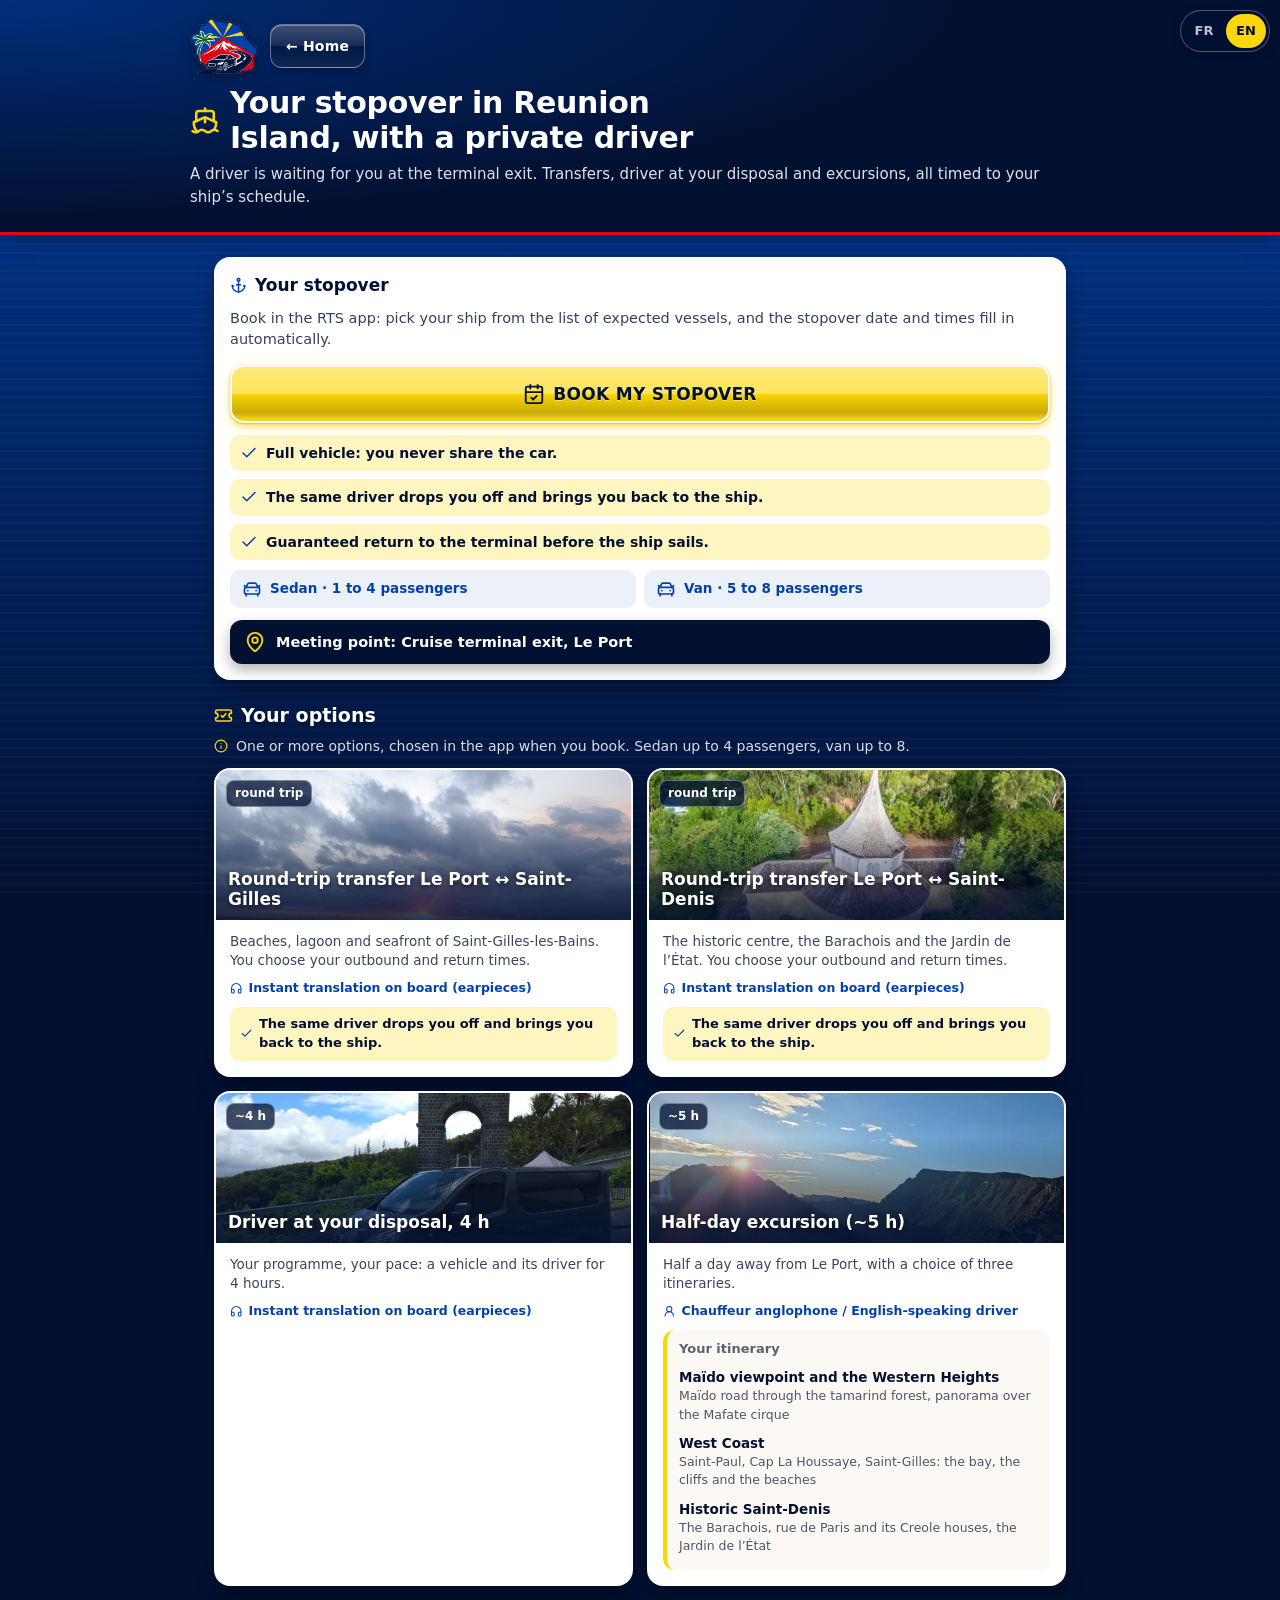
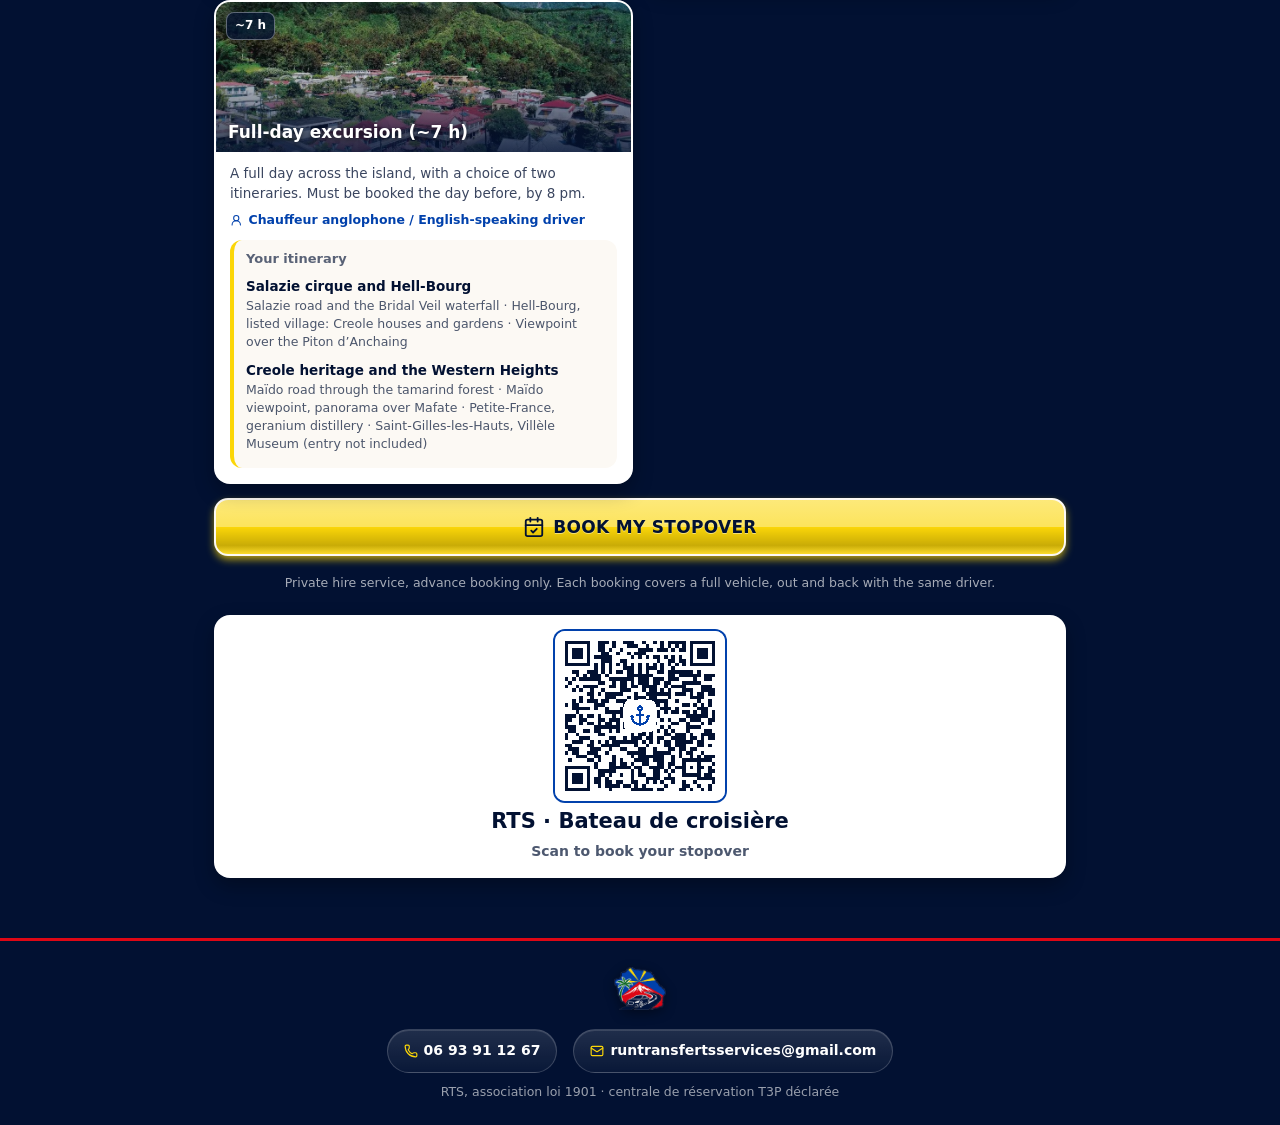
<file: escale.html>
<!DOCTYPE html><html lang="fr"><head>
<meta charset="utf-8"><meta name="viewport" content="width=device-width,initial-scale=1">
<link rel="icon" type="image/png" href="images/favicon.png">
<title>Votre escale à La Réunion, avec chauffeur — RTS</title>
<style>
/* Palette RTS officielle uniquement : marine, bleu roi, rouge, jaune, blanc, creme */
:root{--marine:#021132;--roi:#0141AC;--rouge:#DE0715;--jaune:#FBD608;--blanc:#FFFFFF;--creme:#FCF9F4;--l:rgba(2,17,50,.14)}
*{margin:0;padding:0;box-sizing:border-box}
.ic{width:1em;height:1em;display:inline-block;vertical-align:-.14em;flex:none}
@keyframes fadeup{from{opacity:0;transform:translateY(12px)}to{opacity:1;transform:none}}
html{background:#021132}
body{background-color:var(--marine);background-image:repeating-linear-gradient(180deg,rgba(255,255,255,.025) 0 2px,rgba(255,255,255,0) 2px 9px),linear-gradient(180deg,var(--roi) 0%,rgba(1,65,172,.55) 35%,var(--marine) 100%);background-attachment:fixed}
body{font-family:system-ui,-apple-system,'Segoe UI',Roboto,sans-serif;color:var(--marine);min-height:100vh;overflow-x:hidden;line-height:1.45}
button{font:inherit;color:inherit;background:none;border:none;cursor:pointer}
img{max-width:100%}
header{background:var(--marine);color:var(--blanc);padding:16px 16px 18px;border-bottom:3px solid var(--rouge);box-shadow:0 3px 12px rgba(0,0,0,.35)}
header .top{display:flex;align-items:center;gap:12px;max-width:900px;margin:0 auto;flex-wrap:wrap;padding-right:96px}
header .logo img{height:52px;width:auto;display:block;filter:drop-shadow(0 2px 4px rgba(0,0,0,.35))}
header a.home{color:#fff;text-decoration:none;font-size:14px;font-weight:700;padding:9px 14px;min-height:44px;display:inline-flex;align-items:center;border-radius:10px;background:rgba(255,255,255,.16);border:1px solid rgba(255,255,255,.3);white-space:nowrap}
header h1{font-size:clamp(21px,3vw,28px);font-weight:900;line-height:1.15;display:flex;align-items:center;gap:10px;flex-basis:100%}
header h1 .ic{color:var(--jaune);flex:none}
header p.sous{font-size:15px;color:rgba(255,255,255,.88);max-width:900px;margin:8px auto 0;line-height:1.5}
@media(max-width:600px){header .logo img{height:44px}header .top{padding-right:0}}
.wrap{max-width:900px;margin:0 auto;padding:18px clamp(12px,3vw,24px) 30px}
/* boutons : relief glossy (recette du commit 98971e3) sur les actifs, inactifs plats */
.glossy{display:inline-flex;align-items:center;justify-content:center;gap:8px;min-height:48px;padding:10px 18px;font-size:15px;font-weight:800;text-transform:uppercase;letter-spacing:.3px;border-radius:14px;border:2.5px solid var(--creme);color:var(--blanc);--c:var(--roi);background-color:var(--roi);text-decoration:none;
 background-image:linear-gradient(180deg,rgba(255,255,255,.46) 0%,rgba(255,255,255,.34) 50%,rgba(255,255,255,0) 50%,rgba(0,0,0,.20) 84%,rgba(255,255,255,.14) 100%);box-shadow:0 4px 8px -1px var(--c),0 1px 2px rgba(2,17,50,.35);text-shadow:0 1px 1px rgba(0,0,0,.35);transition:transform .15s,filter .15s}
@supports(color:color-mix(in srgb,red,blue)){.glossy{box-shadow:0 4px 8px -1px color-mix(in srgb,var(--c) 80%,transparent),0 1px 2px rgba(2,17,50,.35)}}
.glossy.jaune{background-color:var(--jaune);--c:var(--jaune);color:var(--marine);text-shadow:0 1px 0 rgba(255,255,255,.45)}
.glossy.rouge{background-color:var(--rouge);--c:var(--rouge)}
.glossy:hover{filter:brightness(1.06);transform:translateY(-1px)}.glossy:active{transform:translateY(1px)}
.glossy[disabled]{filter:grayscale(.6) brightness(.9);opacity:.6;cursor:not-allowed;transform:none}
.plat{display:inline-flex;align-items:center;justify-content:center;gap:8px;min-height:44px;padding:8px 14px;font-size:14px;font-weight:800;border-radius:12px;border:1.5px solid rgba(255,255,255,.35);color:rgba(255,255,255,.85);background:rgba(255,255,255,.12)}
.card{animation:fadeup .45s ease both;background:var(--blanc);border-radius:16px;box-shadow:0 8px 20px rgba(0,0,0,.3);padding:16px;margin-top:14px}
.card h2{font-size:17px;font-weight:900;margin-bottom:10px;display:flex;align-items:center;gap:8px}
.card h2 .ic{color:var(--roi)}
label{display:block;font-size:13px;font-weight:700;color:rgba(2,17,50,.65);margin:10px 0 4px}
select,input{width:100%;min-height:46px;padding:10px 11px;font-size:15px;border:1px solid var(--l);border-radius:10px;background:var(--blanc);font-family:inherit;color:var(--marine)}
.deux{display:grid;grid-template-columns:1fr 1fr;gap:10px}
@media(max-width:420px){.deux.serre{grid-template-columns:1fr}}
/* compteur - / + */
.step{display:flex;align-items:center;gap:0;border:1px solid var(--l);border-radius:10px;overflow:hidden;background:var(--blanc);width:max-content}
.step button{width:46px;height:46px;font-size:22px;font-weight:900;color:var(--roi);background:rgba(1,65,172,.08)}
.step button:hover{background:rgba(1,65,172,.16)}
.step output{min-width:56px;text-align:center;font-size:17px;font-weight:900;color:var(--marine)}
/* total en direct : bloc jaune soleil, texte marine */
.total{background:var(--jaune);color:var(--marine);border-radius:16px;padding:14px 16px;margin-top:14px;box-shadow:0 8px 20px rgba(0,0,0,.3);border:2.5px solid var(--creme)}
.total h3{font-size:13px;text-transform:uppercase;letter-spacing:.8px;font-weight:900;margin-bottom:6px;display:flex;align-items:center;gap:6px}
.total .ligne{display:flex;justify-content:space-between;gap:12px;font-size:14px;padding:4px 0;border-bottom:1px solid rgba(2,17,50,.12)}
.total .ligne span:last-child{font-weight:800;white-space:nowrap}
.total .ligne.tot{border:none;margin-top:6px;padding-top:8px;font-size:22px;font-weight:900}
.total .msg{margin-top:8px;font-size:13.5px;font-weight:700;background:rgba(2,17,50,.08);border-radius:10px;padding:8px 10px;display:flex;gap:8px;align-items:flex-start}
.total .msg .ic{color:var(--roi);font-size:18px;margin-top:2px}
.total .msg.ko{background:rgba(222,7,21,.1);color:var(--rouge)}
.total .msg.ko .ic{color:var(--rouge)}
.total .go{margin-top:12px;display:flex}
.total .go .glossy{flex:1;min-height:54px;font-size:16px}
.adresse{margin-top:12px;display:flex;align-items:center;gap:10px;font-size:14px;font-weight:700;background:var(--creme);border-left:5px solid var(--roi);border-radius:10px;padding:10px 12px}
.adresse .ic{color:var(--roi);font-size:20px}
.expl{font-size:14.5px;line-height:1.5;color:rgba(2,17,50,.8);margin-top:10px}
.mention{font-size:12.5px;color:rgba(255,255,255,.7);text-align:center;margin-top:16px;line-height:1.45}
footer.rts{background:var(--marine);color:var(--blanc);border-top:3px solid var(--rouge);margin-top:30px;padding:22px 16px 24px;text-align:center}
footer.rts .co{display:flex;justify-content:center;gap:16px;flex-wrap:wrap;font-size:14px;font-weight:600}
footer.rts .co a{color:var(--blanc);text-decoration:none;display:inline-flex;align-items:center;gap:6px;min-height:44px}
footer.rts .co .ic{color:var(--jaune)}
footer.rts .lg{margin-top:10px;font-size:12.5px;color:rgba(255,255,255,.6);line-height:1.5}
[hidden]{display:none!important}

/* selecteur de langue */
.lang{position:fixed;top:10px;right:10px;z-index:950;display:flex;gap:2px;padding:3px;border-radius:999px;background:rgba(2,17,50,.82);border:1px solid rgba(255,255,255,.3);box-shadow:0 3px 10px rgba(0,0,0,.35)}
.lang button{min-width:40px;min-height:34px;padding:0 10px;border-radius:999px;color:rgba(255,255,255,.75);font-weight:800;font-size:13px}
.lang button[aria-pressed="true"]{background:var(--jaune);color:var(--marine)}
@media(max-width:600px){header .top{padding-right:0}}
/* infos escale */
.veh{margin-top:10px;font-size:14px;font-weight:800;display:flex;align-items:center;gap:8px;background:rgba(1,65,172,.08);border-radius:10px;padding:9px 12px;color:var(--roi)}
.veh .ic{font-size:20px}
.rdv{margin-top:12px;display:flex;align-items:center;gap:10px;font-size:14.5px;font-weight:800;background:var(--marine);color:var(--blanc);border-radius:12px;padding:11px 14px;box-shadow:0 6px 14px rgba(0,0,0,.3)}
.rdv .ic{color:var(--jaune);font-size:22px}
/* offres */
h2.sect{color:var(--blanc);font-size:19px;font-weight:900;margin:22px 0 6px;text-shadow:0 1px 3px rgba(0,0,0,.4);display:flex;align-items:center;gap:8px}
h2.sect .ic{color:var(--jaune)}
p.sous2{color:rgba(255,255,255,.85);font-size:14px;margin-bottom:12px;display:flex;gap:8px;align-items:center}
p.sous2 .ic{color:var(--jaune);flex:none}
.offres{display:grid;grid-template-columns:1fr 1fr;gap:14px}
@media(max-width:700px){.offres{grid-template-columns:1fr}}
.offre{background:var(--blanc);border-radius:16px;overflow:hidden;box-shadow:0 8px 20px rgba(0,0,0,.3);border:2.5px solid transparent;transition:border-color .2s,transform .2s;position:relative}
.offre.on{border-color:var(--jaune);box-shadow:0 0 0 3px rgba(251,214,8,.45),0 8px 20px rgba(0,0,0,.3)}
.offre.off{filter:grayscale(1);opacity:.62}
.offre .ph{position:relative;height:150px;background:var(--marine)}
.offre .ph img{width:100%;height:100%;object-fit:cover;display:block}
.offre .ph .v{position:absolute;inset:0;background:linear-gradient(180deg,rgba(2,17,50,0) 30%,rgba(2,17,50,.85) 100%)}
.offre .ph h3{position:absolute;left:12px;right:12px;bottom:10px;color:var(--blanc);font-size:17px;font-weight:900;line-height:1.2;text-shadow:0 2px 5px rgba(0,0,0,.6)}
.offre .ph .dur{position:absolute;top:10px;left:10px;font-size:12px;font-weight:800;background:rgba(2,17,50,.75);color:var(--blanc);border-radius:8px;padding:4px 8px;border:1px solid rgba(255,255,255,.35)}
.offre .corps{padding:12px 14px 14px}
.offre .s{font-size:13.5px;color:rgba(2,17,50,.78);line-height:1.45}
.offre .prix{display:flex;gap:14px;margin-top:8px;align-items:baseline}
.offre .prix span{font-size:20px;font-weight:900;color:rgba(2,17,50,.35);line-height:1.1}
.offre .prix span.on{color:var(--roi)}
.offre .prix small{display:block;font-size:11.5px;font-weight:700;color:rgba(2,17,50,.55)}
.offre .lg{margin-top:8px;font-size:12.5px;font-weight:700;display:flex;gap:6px;align-items:center;color:var(--roi)}
.offre .lg .ic{flex:none}
.offre .choix{margin-top:10px;width:100%;min-height:48px;justify-content:center}
.offre .motif{margin-top:10px;font-size:13px;font-weight:800;color:var(--rouge);background:rgba(222,7,21,.08);border-radius:10px;padding:8px 10px;display:flex;gap:6px;align-items:flex-start}
.offre .motif .ic{margin-top:2px;flex:none}
.offre .det{margin-top:10px;background:var(--creme);border-radius:12px;padding:10px 12px;border-left:4px solid var(--jaune)}
.offre .det label{margin:6px 0 3px}
.offre .det .prog{font-size:13px;color:rgba(2,17,50,.75);margin-top:6px;line-height:1.45}
.offre .det .radio{display:flex;align-items:flex-start;gap:8px;font-size:13.5px;font-weight:700;padding:7px 0;cursor:pointer;color:var(--marine)}
.offre .det .radio input{width:20px;height:20px;min-height:0;margin-top:1px;accent-color:var(--roi);flex:none}
.offre .det .radio small{display:block;font-weight:500;font-size:12.5px;color:rgba(2,17,50,.7)}
.meme{margin-top:10px;font-size:13px;font-weight:700;color:var(--marine);background:rgba(251,214,8,.25);border-radius:10px;padding:8px 10px;display:flex;gap:6px;align-items:center}
.meme .ic{color:var(--roi)}
.legal{font-size:12.5px;color:rgba(255,255,255,.65);text-align:center;margin-top:18px;line-height:1.5}
/* QR */
.qrbloc{margin-top:22px;background:var(--blanc);border-radius:16px;padding:16px;text-align:center;box-shadow:0 8px 20px rgba(0,0,0,.3);display:flex;flex-direction:column;align-items:center;gap:8px}
.qrbloc svg{width:170px;height:170px;border:6px solid var(--blanc);border-radius:10px;box-shadow:0 0 0 2px var(--roi)}
.qrbloc .qrt{font-size:21px;font-weight:900;color:var(--marine);line-height:1.15}
.qrbloc i{font-style:normal;font-size:14px;font-weight:600;color:rgba(2,17,50,.7)}
/* reservation dans l'appli RTS */
.cta{display:flex;margin-top:14px}
.cta .glossy{flex:1;min-height:58px;font-size:17px;text-align:center}
.cta .glossy .ic{font-size:22px}
.regles{list-style:none;margin-top:12px;display:grid;gap:8px}
.regles li{display:flex;gap:8px;align-items:flex-start;font-size:14px;font-weight:700;color:var(--marine);background:rgba(251,214,8,.25);border-radius:10px;padding:8px 10px}
.regles li .ic{color:var(--roi);font-size:18px;margin-top:1px}
.vehs{margin-top:10px;display:grid;grid-template-columns:1fr 1fr;gap:8px}
.vehs div{font-size:13.5px;font-weight:800;display:flex;align-items:center;gap:8px;background:rgba(1,65,172,.08);border-radius:10px;padding:9px 12px;color:var(--roi)}
.vehs .ic{font-size:20px}
@media(max-width:360px){.vehs{grid-template-columns:1fr}}
.offre .itin{margin-top:10px;background:var(--creme);border-radius:12px;padding:10px 12px;border-left:4px solid var(--jaune)}
.offre .itin b{display:block;font-size:13px;font-weight:800;color:rgba(2,17,50,.65);margin-bottom:4px}
.offre .itin p{font-size:13.5px;font-weight:700;padding:5px 0;color:var(--marine)}
.offre .itin small{display:block;font-weight:500;font-size:12.5px;color:rgba(2,17,50,.7)}
.vide{font-size:14px;color:rgba(2,17,50,.7)}
</style><link rel="stylesheet" href="css/rts.css"></head><body>
<div class="lang" role="group" aria-label="Langue / Language"><button type="button" data-lang="fr" lang="fr">FR</button><button type="button" data-lang="en" lang="en">EN</button></div>
<header>
 <div class="top"><a class="logo" href="index.html" title="Run Transfert &amp; Services"><img src="images/logo-rts.png" alt="Run Transfert &amp; Services"></a><a class="home" href="index.html" data-i18n="home">← Accueil</a><h1><svg class="ic" viewBox="0 0 24 24" fill="none" stroke="currentColor" stroke-width="2" stroke-linecap="round" stroke-linejoin="round" aria-hidden="true"><path d="M12 2v2" /><path d="M12 9.189V13" /><path d="M19 12V6a2 2 0 00-2-2H7a2 2 0 00-2 2v6" /><path d="M19.38 19A11.6 11.6 0 0021 13l-8.188-3.639a2 2 0 00-1.624 0L3 13.001a11.6 11.6 0 002.81 7.76" /><path d="M2 20c.6.5 1.2 1 2.5 1 2.5 0 2.5-2 5-2 1.3 0 1.9.5 2.5 1s1.2 1 2.5 1c2.5 0 2.5-2 5-2 1.3 0 1.9.5 2.5 1" /></svg> <span data-i18n="h1">Votre escale à La Réunion, avec chauffeur</span></h1></div>
 <p class="sous" data-i18n="sous">Un chauffeur vous attend à la sortie du terminal. Transferts, mise à disposition et excursions, calés sur les horaires de votre bateau.</p>
</header>
<div class="wrap">
 <div class="card" style="margin-top:4px">
  <h2><svg class="ic" viewBox="0 0 24 24" fill="none" stroke="currentColor" stroke-width="2" stroke-linecap="round" stroke-linejoin="round" aria-hidden="true"><path d="M12 6v16" /><path d="m19 13 2-1a9 9 0 0 1-18 0l2 1" /><path d="M9 11h6" /><circle cx="12" cy="4" r="2" /></svg> <span data-i18n="escale">Votre escale</span></h2>
  <p class="expl" data-i18n="intro">Réservez dans l’appli RTS : choisissez votre bateau dans la liste des navires attendus, la date et les horaires de l’escale se remplissent tout seuls.</p>
  <div class="cta"><a class="glossy jaune reserver" id="reserverHaut" href="https://rts-app-zeta.vercel.app/reserver?type=escale"><svg class="ic" viewBox="0 0 24 24" fill="none" stroke="currentColor" stroke-width="2" stroke-linecap="round" stroke-linejoin="round" aria-hidden="true"><path d="M8 2v4" /><path d="M16 2v4" /><rect width="18" height="18" x="3" y="4" rx="2" /><path d="M3 10h18" /><path d="m9 16 2 2 4-4" /></svg> <span data-i18n="cta">Réserver mon escale</span></a></div>
  <ul class="regles">
   <li><svg class="ic" viewBox="0 0 24 24" fill="none" stroke="currentColor" stroke-width="2" stroke-linecap="round" stroke-linejoin="round" aria-hidden="true"><path d="M20 6 9 17l-5-5" /></svg> <span data-i18n="r1">Véhicule complet : vous ne partagez pas la voiture.</span></li>
   <li><svg class="ic" viewBox="0 0 24 24" fill="none" stroke="currentColor" stroke-width="2" stroke-linecap="round" stroke-linejoin="round" aria-hidden="true"><path d="M20 6 9 17l-5-5" /></svg> <span data-i18n="r2">Le même chauffeur vous dépose et vous ramène au bateau.</span></li>
   <li><svg class="ic" viewBox="0 0 24 24" fill="none" stroke="currentColor" stroke-width="2" stroke-linecap="round" stroke-linejoin="round" aria-hidden="true"><path d="M20 6 9 17l-5-5" /></svg> <span data-i18n="r3">Retour garanti au terminal avant l’appareillage.</span></li>
  </ul>
  <div class="vehs"><div><svg class="ic" viewBox="0 0 24 24" fill="none" stroke="currentColor" stroke-width="2" stroke-linecap="round" stroke-linejoin="round" aria-hidden="true"><path d="m21 8-2 2-1.5-3.7A2 2 0 0 0 15.646 5H8.4a2 2 0 0 0-1.903 1.257L5 10 3 8" /><path d="M7 14h.01" /><path d="M17 14h.01" /><rect width="18" height="8" x="3" y="10" rx="2" /><path d="M5 18v2" /><path d="M19 18v2" /></svg> <span data-i18n="berline">Berline · 1 à 4 passagers</span></div><div><svg class="ic" viewBox="0 0 24 24" fill="none" stroke="currentColor" stroke-width="2" stroke-linecap="round" stroke-linejoin="round" aria-hidden="true"><path d="m21 8-2 2-1.5-3.7A2 2 0 0 0 15.646 5H8.4a2 2 0 0 0-1.903 1.257L5 10 3 8" /><path d="M7 14h.01" /><path d="M17 14h.01" /><rect width="18" height="8" x="3" y="10" rx="2" /><path d="M5 18v2" /><path d="M19 18v2" /></svg> <span data-i18n="van">Van · 5 à 8 passagers</span></div></div>
  <div class="rdv"><svg class="ic" viewBox="0 0 24 24" fill="none" stroke="currentColor" stroke-width="2" stroke-linecap="round" stroke-linejoin="round" aria-hidden="true"><path d="M20 10c0 4.993-5.539 10.193-7.399 11.799a1 1 0 0 1-1.202 0C9.539 20.193 4 14.993 4 10a8 8 0 0 1 16 0" /><circle cx="12" cy="10" r="3" /></svg> <span data-i18n="rdv">Point de rendez-vous : Sortie du terminal croisière, Le Port</span></div>
 </div>

 <h2 class="sect"><svg class="ic" viewBox="0 0 24 24" fill="none" stroke="currentColor" stroke-width="2" stroke-linecap="round" stroke-linejoin="round" aria-hidden="true"><path d="M2 9a3 3 0 0 1 0 6v2a2 2 0 0 0 2 2h16a2 2 0 0 0 2-2v-2a3 3 0 0 1 0-6V7a2 2 0 0 0-2-2H4a2 2 0 0 0-2 2Z" /><path d="m9 12 2 2 4-4" /></svg> <span data-i18n="offres">Vos offres</span></h2>
 <p class="sous2"><svg class="ic" viewBox="0 0 24 24" fill="none" stroke="currentColor" stroke-width="2" stroke-linecap="round" stroke-linejoin="round" aria-hidden="true"><circle cx="12" cy="12" r="10" /><path d="M12 16v-4" /><path d="M12 8h.01" /></svg> <span data-i18n="offresS">Une ou plusieurs offres, à choisir dans l’appli au moment de réserver. Berline jusqu’à 4 passagers, van jusqu’à 8.</span></p>
 <div class="offres" id="offres"></div>
 <div class="cta"><a class="glossy jaune reserver" id="reserverBas" href="https://rts-app-zeta.vercel.app/reserver?type=escale"><svg class="ic" viewBox="0 0 24 24" fill="none" stroke="currentColor" stroke-width="2" stroke-linecap="round" stroke-linejoin="round" aria-hidden="true"><path d="M8 2v4" /><path d="M16 2v4" /><rect width="18" height="18" x="3" y="4" rx="2" /><path d="M3 10h18" /><path d="m9 16 2 2 4-4" /></svg> <span data-i18n="cta">Réserver mon escale</span></a></div>
 <p class="legal" data-i18n="legal">Service de VTC sur réservation préalable. Chaque réservation porte sur un véhicule complet, aller et retour avec le même chauffeur.</p>
 <div class="qrbloc"><svg xmlns="http://www.w3.org/2000/svg" viewBox="0 0 43 43" shape-rendering="crispEdges" role="img" aria-label="QR code RTS"><path fill="#FFFFFF" d="M0 0h43v43H0z"/><path stroke="#021132" d="M1 1.5h7m2 0h3m1 0h1m2 0h3m2 0h1m2 0h1m1 0h1m1 0h5m1 0h7M1 2.5h1m5 0h1m2 0h2m2 0h1m3 0h3m2 0h1m3 0h1m1 0h1m1 0h1m1 0h1m1 0h1m5 0h1M1 3.5h1m1 0h3m1 0h1m2 0h2m1 0h1m2 0h1m4 0h4m1 0h3m1 0h1m1 0h2m1 0h1m1 0h3m1 0h1M1 4.5h1m1 0h3m1 0h1m3 0h2m2 0h1m2 0h1m1 0h3m12 0h1m1 0h3m1 0h1M1 5.5h1m1 0h3m1 0h1m1 0h5m5 0h1m1 0h1m1 0h1m1 0h2m1 0h1m1 0h1m1 0h1m2 0h1m1 0h3m1 0h1M1 6.5h1m5 0h1m3 0h3m2 0h2m8 0h1m2 0h2m1 0h2m1 0h1m5 0h1M1 7.5h7m1 0h1m1 0h1m1 0h1m1 0h1m1 0h1m1 0h1m1 0h1m1 0h1m1 0h1m1 0h1m1 0h1m1 0h1m1 0h1m1 0h7M9 8.5h1m1 0h1m1 0h1m3 0h3m1 0h1m1 0h3m1 0h1m2 0h1M3 9.5h2m2 0h3m1 0h1m1 0h1m1 0h2m1 0h2m1 0h1m1 0h1m2 0h2m1 0h7m1 0h1M4 10.5h1m1 0h1m1 0h3m1 0h1m5 0h7m4 0h2m1 0h6m1 0h3M1 11.5h1m1 0h1m1 0h6m2 0h7m1 0h3m1 0h3m1 0h3m4 0h1m2 0h2M2 12.5h1m7 0h2m2 0h1m1 0h2m1 0h1m1 0h3m1 0h2m1 0h2m3 0h5M1 13.5h1m2 0h1m1 0h4m3 0h2m1 0h2m1 0h2m1 0h4m2 0h1m1 0h4m4 0h3M3 14.5h1m1 0h1m2 0h1m2 0h1m4 0h3m3 0h1m1 0h2m1 0h1m1 0h1m3 0h3m2 0h4M7 15.5h2m1 0h1m1 0h5m3 0h1m2 0h7m1 0h3m1 0h1m1 0h2m1 0h2M5 16.5h1m2 0h1m3 0h3m3 0h1m1 0h3m1 0h2m3 0h1m5 0h4M3 17.5h1m1 0h1m1 0h3m1 0h2m2 0h3m2 0h1m2 0h6m2 0h1m5 0h1m2 0h1M1 18.5h1m1 0h2m4 0h3m5 0h1m3 0h1m1 0h4m1 0h1m4 0h2m1 0h1m1 0h1m1 0h1M3 19.5h5m1 0h1m2 0h1m3 0h1m2 0h2m1 0h2m3 0h3m1 0h1m5 0h3M4 20.5h1m7 0h5m2 0h2m2 0h1m2 0h1m1 0h1m1 0h2m1 0h2m1 0h1m1 0h2m1 0h1M1 21.5h3m1 0h1m1 0h2m1 0h1m3 0h1m1 0h1m2 0h1m1 0h2m3 0h1m7 0h6m1 0h1M1 22.5h2m2 0h2m3 0h2m1 0h3m2 0h1m1 0h1m1 0h1m1 0h1m2 0h1m1 0h1m2 0h2m1 0h3m2 0h2M1 23.5h1m3 0h1m1 0h2m1 0h1m1 0h2m1 0h1m1 0h1m4 0h4m4 0h2m2 0h1m3 0h1m1 0h1M1 24.5h3m5 0h7m1 0h2m3 0h2m3 0h1m1 0h1m4 0h4M2 25.5h2m2 0h2m1 0h2m2 0h1m1 0h1m6 0h1m1 0h1m1 0h1m1 0h1m1 0h1m3 0h1m4 0h2M1 26.5h1m2 0h1m5 0h2m7 0h1m1 0h2m1 0h1m3 0h2m1 0h3m1 0h1m2 0h4M1 27.5h1m3 0h3m5 0h2m2 0h1m1 0h3m1 0h2m1 0h2m2 0h4m1 0h2m1 0h1m1 0h2M3 28.5h3m2 0h1m1 0h1m1 0h1m1 0h7m1 0h1m1 0h1m1 0h1m1 0h2m1 0h5m1 0h2M1 29.5h2m4 0h2m2 0h5m4 0h1m2 0h1m4 0h2m1 0h3m3 0h2m1 0h1M2 30.5h3m3 0h3m2 0h1m2 0h2m3 0h2m2 0h1m3 0h2m1 0h2m1 0h2M1 31.5h1m1 0h2m2 0h3m2 0h1m5 0h5m2 0h5m2 0h1m1 0h2m2 0h1M4 32.5h3m2 0h2m3 0h1m4 0h1m1 0h7m2 0h1m1 0h1m2 0h1m1 0h1m1 0h3M2 33.5h1m4 0h2m1 0h1m3 0h1m1 0h1m3 0h4m1 0h3m2 0h1m2 0h8M9 34.5h1m3 0h2m1 0h2m1 0h1m2 0h2m2 0h2m1 0h2m2 0h1m3 0h1m3 0h1M1 35.5h7m1 0h1m3 0h6m1 0h2m2 0h4m1 0h1m1 0h3m1 0h1m1 0h2m1 0h1M1 36.5h1m5 0h1m2 0h5m4 0h1m1 0h1m3 0h2m1 0h1m1 0h1m2 0h1m3 0h1m2 0h2M1 37.5h1m1 0h3m1 0h1m2 0h2m1 0h1m2 0h1m2 0h1m1 0h2m2 0h2m2 0h1m3 0h5m1 0h2M1 38.5h1m1 0h3m1 0h1m1 0h2m1 0h1m6 0h1m3 0h4m1 0h3m6 0h5M1 39.5h1m1 0h3m1 0h1m1 0h2m1 0h2m1 0h2m2 0h2m2 0h1m1 0h1m1 0h1m2 0h1m2 0h1m2 0h1m4 0h1M1 40.5h1m5 0h1m2 0h1m1 0h4m1 0h2m1 0h1m1 0h1m5 0h1m4 0h2m2 0h1m2 0h1M1 41.5h7m5 0h1m5 0h6m1 0h2m4 0h2m1 0h1m2 0h1m1 0h1"/><rect x="17.2" y="17.2" width="8.6" height="8.6" rx="1.55" fill="#FFFFFF"/><g transform="translate(18.41 18.41) scale(0.2579)" fill="none" stroke="#0141AC" stroke-width="2.4" stroke-linecap="round" stroke-linejoin="round"><path d="M12 6v16"/><path d="m19 13 2-1a9 9 0 0 1-18 0l2 1"/><path d="M9 11h6"/><circle cx="12" cy="4" r="2"/></g></svg><b class="qrt">RTS · Bateau de croisière</b><i data-i18n="qr">Scannez pour réserver votre escale</i></div>
</div>
<footer class="rts">
 <div class="co">
  <a href="tel:+262693911267"><svg class="ic" viewBox="0 0 24 24" fill="none" stroke="currentColor" stroke-width="2" stroke-linecap="round" stroke-linejoin="round" aria-hidden="true"><path d="M13.832 16.568a1 1 0 0 0 1.213-.303l.355-.465A2 2 0 0 1 17 15h3a2 2 0 0 1 2 2v3a2 2 0 0 1-2 2A18 18 0 0 1 2 4a2 2 0 0 1 2-2h3a2 2 0 0 1 2 2v3a2 2 0 0 1-.8 1.6l-.468.351a1 1 0 0 0-.292 1.233 14 14 0 0 0 6.392 6.384" /></svg> 06 93 91 12 67</a>
  <a href="mailto:runtransfertsservices@gmail.com"><svg class="ic" viewBox="0 0 24 24" fill="none" stroke="currentColor" stroke-width="2" stroke-linecap="round" stroke-linejoin="round" aria-hidden="true"><path d="m22 7-8.991 5.727a2 2 0 0 1-2.009 0L2 7" /><rect x="2" y="4" width="20" height="16" rx="2" /></svg> runtransfertsservices@gmail.com</a>
 </div>
 <div class="lg">RTS, association loi 1901 · centrale de réservation T3P déclarée</div>
</footer>
<script>
/* ---- Module Escale : page de presentation. La reservation se fait dans l'appli RTS
   (https://rts-app-zeta.vercel.app/reserver?type=escale), ou le croisieriste choisit son bateau
   dans la liste des navires enregistres. Aucun prix sur cette page.
   Bilingue FR / EN ; anglais par defaut si la langue du navigateur n'est pas le francais. ---- */
(function(){
var I={"fr": {"title": "Votre escale à La Réunion, avec chauffeur — RTS", "h1": "Votre escale à La Réunion, avec chauffeur", "sous": "Un chauffeur vous attend à la sortie du terminal. Transferts, mise à disposition et excursions, calés sur les horaires de votre bateau.", "home": "← Accueil", "escale": "Votre escale", "berline": "Berline · 1 à 4 passagers", "van": "Van · 5 à 8 passagers", "rdv": "Point de rendez-vous : Sortie du terminal croisière, Le Port", "offres": "Vos offres", "offresS": "Une ou plusieurs offres, à choisir dans l’appli au moment de réserver. Berline jusqu’à 4 passagers, van jusqu’à 8.", "meme": "Le même chauffeur vous dépose et vous ramène au bateau.", "itin": "Votre itinéraire", "trad": "Traduction instantanée à bord (oreillettes)", "anglo": "Chauffeur anglophone / English-speaking driver", "duree": "~{n} h", "ar": "aller-retour", "legal": "Service de VTC sur réservation préalable. Chaque réservation porte sur un véhicule complet, aller et retour avec le même chauffeur.", "qr": "Scannez pour réserver votre escale", "qri": "rts-carte.vercel.app/escale.html", "o": {"sg": {"t": "Transfert aller-retour Port ↔ Saint-Gilles", "s": "Plages, lagon et front de mer de Saint-Gilles-les-Bains. Vous choisissez vos heures d’aller et de retour."}, "sd": {"t": "Transfert aller-retour Port ↔ Saint-Denis", "s": "Le centre historique, le Barachois et le Jardin de l’État. Vous choisissez vos heures d’aller et de retour."}, "dispo4": {"t": "Chauffeur à disposition 4 h", "s": "Votre programme, votre rythme : un véhicule et son chauffeur pendant 4 heures."}, "demi": {"t": "Demi-excursion (~5 h)", "s": "Une demi-journée hors du Port, au choix parmi trois itinéraires."}, "journee": {"t": "Excursion journée (~7 h)", "s": "Une grande journée dans l’île, au choix parmi deux itinéraires. À réserver la veille avant 20 h."}}, "c": {"maido": ["Belvédère du Maïdo et Hauts de l’Ouest", "Route du Maïdo à travers la forêt de tamarins, panorama sur le cirque de Mafate"], "ouest": ["Côte Ouest", "Saint-Paul, Cap La Houssaye, Saint-Gilles : la baie, les falaises et les plages"], "sdh": ["Saint-Denis historique", "Le Barachois, la rue de Paris et ses cases créoles, le Jardin de l’État"], "salazie": ["Cirque de Salazie et Hell-Bourg", "Route de Salazie et cascade du Voile de la Mariée · Hell-Bourg, village classé : cases créoles et jardins · Point de vue sur le Piton d’Anchaing"], "patrimoine": ["Patrimoine créole et Hauts de l’Ouest", "Route du Maïdo à travers la forêt de tamarins · Belvédère du Maïdo, panorama sur Mafate · Petite-France, distillerie de géranium · Saint-Gilles-les-Hauts, Musée de Villèle (entrée non incluse)"]}, "intro": "Réservez dans l’appli RTS : choisissez votre bateau dans la liste des navires attendus, la date et les horaires de l’escale se remplissent tout seuls.", "cta": "Réserver mon escale", "r1": "Véhicule complet : vous ne partagez pas la voiture.", "r2": "Le même chauffeur vous dépose et vous ramène au bateau.", "r3": "Retour garanti au terminal avant l’appareillage."}, "en": {"title": "Your stopover in Reunion Island, with a private driver — RTS", "h1": "Your stopover in Reunion Island, with a private driver", "sous": "A driver is waiting for you at the terminal exit. Transfers, driver at your disposal and excursions, all timed to your ship’s schedule.", "home": "← Home", "escale": "Your stopover", "berline": "Sedan · 1 to 4 passengers", "van": "Van · 5 to 8 passengers", "rdv": "Meeting point: Cruise terminal exit, Le Port", "offres": "Your options", "offresS": "One or more options, chosen in the app when you book. Sedan up to 4 passengers, van up to 8.", "meme": "The same driver drops you off and brings you back to the ship.", "itin": "Your itinerary", "trad": "Instant translation on board (earpieces)", "anglo": "Chauffeur anglophone / English-speaking driver", "duree": "~{n} h", "ar": "round trip", "legal": "Private hire service, advance booking only. Each booking covers a full vehicle, out and back with the same driver.", "qr": "Scan to book your stopover", "qri": "rts-carte.vercel.app/escale.html", "o": {"sg": {"t": "Round-trip transfer Le Port ↔ Saint-Gilles", "s": "Beaches, lagoon and seafront of Saint-Gilles-les-Bains. You choose your outbound and return times."}, "sd": {"t": "Round-trip transfer Le Port ↔ Saint-Denis", "s": "The historic centre, the Barachois and the Jardin de l’État. You choose your outbound and return times."}, "dispo4": {"t": "Driver at your disposal, 4 h", "s": "Your programme, your pace: a vehicle and its driver for 4 hours."}, "demi": {"t": "Half-day excursion (~5 h)", "s": "Half a day away from Le Port, with a choice of three itineraries."}, "journee": {"t": "Full-day excursion (~7 h)", "s": "A full day across the island, with a choice of two itineraries. Must be booked the day before, by 8 pm."}}, "c": {"maido": ["Maïdo viewpoint and the Western Heights", "Maïdo road through the tamarind forest, panorama over the Mafate cirque"], "ouest": ["West Coast", "Saint-Paul, Cap La Houssaye, Saint-Gilles: the bay, the cliffs and the beaches"], "sdh": ["Historic Saint-Denis", "The Barachois, rue de Paris and its Creole houses, the Jardin de l’État"], "salazie": ["Salazie cirque and Hell-Bourg", "Salazie road and the Bridal Veil waterfall · Hell-Bourg, listed village: Creole houses and gardens · Viewpoint over the Piton d’Anchaing"], "patrimoine": ["Creole heritage and the Western Heights", "Maïdo road through the tamarind forest · Maïdo viewpoint, panorama over Mafate · Petite-France, geranium distillery · Saint-Gilles-les-Hauts, Villèle Museum (entry not included)"]}, "intro": "Book in the RTS app: pick your ship from the list of expected vessels, and the stopover date and times fill in automatically.", "cta": "Book my stopover", "r1": "Full vehicle: you never share the car.", "r2": "The same driver drops you off and brings you back to the ship.", "r3": "Guaranteed return to the terminal before the ship sails."}};
var $=function(id){return document.getElementById(id)};
var OFFRES=[
 {id:'sg',type:'transfert',photo:'fin-de-sejour.jpg',alt:'Coucher de soleil sur la côte ouest'},
 {id:'sd',type:'transfert',photo:'chapelle-patrimoine.jpg',alt:'Patrimoine de Saint-Denis'},
 {id:'dispo4',type:'dispo',dur:240,photo:'carte-reservation.jpg',alt:'Véhicule RTS'},
 {id:'demi',type:'exc',dur:300,photo:'maido-belvedere.jpg',alt:'Belvédère du Maïdo',choix:['maido','ouest','sdh']},
 {id:'journee',type:'exc',dur:420,photo:'hell-bourg-village.jpg',alt:'Hell-Bourg, Salazie',choix:['salazie','patrimoine']}
];
var ICO={info:'<svg class="ic" viewBox="0 0 24 24" fill="none" stroke="currentColor" stroke-width="2" stroke-linecap="round" stroke-linejoin="round" aria-hidden="true"><circle cx="12" cy="12" r="10" /><path d="M12 16v-4" /><path d="M12 8h.01" /></svg>',ko:'<svg class="ic" viewBox="0 0 24 24" fill="none" stroke="currentColor" stroke-width="2" stroke-linecap="round" stroke-linejoin="round" aria-hidden="true"><path d="m21.73 18-8-14a2 2 0 0 0-3.48 0l-8 14A2 2 0 0 0 4 21h16a2 2 0 0 0 1.73-3" /><path d="M12 9v4" /><path d="M12 17h.01" /></svg>',ok:'<svg class="ic" viewBox="0 0 24 24" fill="none" stroke="currentColor" stroke-width="2" stroke-linecap="round" stroke-linejoin="round" aria-hidden="true"><path d="M3.85 8.62a4 4 0 0 1 4.78-4.77 4 4 0 0 1 6.74 0 4 4 0 0 1 4.78 4.78 4 4 0 0 1 0 6.74 4 4 0 0 1-4.77 4.78 4 4 0 0 1-6.75 0 4 4 0 0 1-4.78-4.77 4 4 0 0 1 0-6.76Z" /><path d="M7 12h5" /><path d="M15 9.4a4 4 0 1 0 0 5.2" /></svg>',check:'<svg class="ic" viewBox="0 0 24 24" fill="none" stroke="currentColor" stroke-width="2" stroke-linecap="round" stroke-linejoin="round" aria-hidden="true"><path d="M20 6 9 17l-5-5" /></svg>',lang:'<svg class="ic" viewBox="0 0 24 24" fill="none" stroke="currentColor" stroke-width="2" stroke-linecap="round" stroke-linejoin="round" aria-hidden="true"><path d="m5 8 6 6" /><path d="m4 14 6-6 2-3" /><path d="M2 5h12" /><path d="M7 2h1" /><path d="m22 22-5-10-5 10" /><path d="M14 18h6" /></svg>',ear:'<svg class="ic" viewBox="0 0 24 24" fill="none" stroke="currentColor" stroke-width="2" stroke-linecap="round" stroke-linejoin="round" aria-hidden="true"><path d="M3 14h3a2 2 0 0 1 2 2v3a2 2 0 0 1-2 2H5a2 2 0 0 1-2-2v-7a9 9 0 0 1 18 0v7a2 2 0 0 1-2 2h-1a2 2 0 0 1-2-2v-3a2 2 0 0 1 2-2h3" /></svg>',clock:'<svg class="ic" viewBox="0 0 24 24" fill="none" stroke="currentColor" stroke-width="2" stroke-linecap="round" stroke-linejoin="round" aria-hidden="true"><circle cx="12" cy="12" r="10" /><path d="M12 6v6l4 2" /></svg>',pay:'<svg class="ic" viewBox="0 0 24 24" fill="none" stroke="currentColor" stroke-width="2" stroke-linecap="round" stroke-linejoin="round" aria-hidden="true"><rect width="20" height="14" x="2" y="5" rx="2" /><line x1="2" x2="22" y1="10" y2="10" /><path d="M6 14h2" /></svg>',user:'<svg class="ic" viewBox="0 0 24 24" fill="none" stroke="currentColor" stroke-width="2" stroke-linecap="round" stroke-linejoin="round" aria-hidden="true"><circle cx="12" cy="8" r="5" /><path d="M20 21a8 8 0 0 0-16 0" /></svg>'};
/* lien vers l'appli : on transmet la provenance (ex. ?source=irt des encarts QR) */
var APPLI='https://rts-app-zeta.vercel.app/reserver?type=escale';
try{var src=new URLSearchParams(location.search).get('source');if(src)APPLI+='&source='+encodeURIComponent(src)}catch(e){}
document.querySelectorAll('a.reserver').forEach(function(a){a.href=APPLI});
/* ---- langue ---- */
var lang='fr';
try{var nav=(navigator.language||navigator.userLanguage||'fr').toLowerCase();if(nav.indexOf('fr')!==0)lang='en'}catch(e){}
try{var m=localStorage.getItem('rts_escale_lang');if(m==='fr'||m==='en')lang=m}catch(e){}
function t(k){var d=I[lang]||I.fr;return d[k]!==undefined?d[k]:(I.fr[k]!==undefined?I.fr[k]:k)}
function to(id){return (I[lang].o[id]||I.fr.o[id])}
function tc(id){return (I[lang].c[id]||I.fr.c[id])}
function appliquer(){document.querySelectorAll('[data-i18n]').forEach(function(e){e.innerHTML=t(e.getAttribute('data-i18n'))});
 document.documentElement.lang=lang;document.title=t('title');
 document.querySelectorAll('.lang button').forEach(function(b){b.setAttribute('aria-pressed',b.getAttribute('data-lang')===lang?'true':'false')});
 rendre()}
document.querySelector('.lang').addEventListener('click',function(e){var b=e.target.closest('button');if(!b)return;lang=b.getAttribute('data-lang');try{localStorage.setItem('rts_escale_lang',lang)}catch(x){}appliquer()});
/* ---- presentation des offres (sans prix) ---- */
function rendre(){var h='';
 OFFRES.forEach(function(o){var L=to(o.id);
  h+='<article class="offre" id="of_'+o.id+'">';
  h+='<div class="ph"><img src="images/'+o.photo+'" loading="lazy" alt="'+o.alt+'"><span class="v"></span>'+(o.dur?'<span class="dur">'+t('duree').replace('{n}',o.dur/60)+'</span>':'<span class="dur">'+t('ar')+'</span>')+'<h3>'+L.t+'</h3></div>';
  h+='<div class="corps"><p class="s">'+L.s+'</p>';
  h+='<div class="lg">'+(o.type==='exc'?ICO.user+' '+t('anglo'):ICO.ear+' '+t('trad'))+'</div>';
  if(o.type==='transfert')h+='<div class="meme">'+ICO.check+' '+t('meme')+'</div>';
  if(o.choix){h+='<div class="itin"><b>'+t('itin')+'</b>';o.choix.forEach(function(k){var C=tc(k);h+='<p>'+C[0]+'<small>'+C[1]+'</small></p>'});h+='</div>'}
  h+='</div></article>'});
 $('offres').innerHTML=h}
appliquer();
})();
</script>
</body></html>
</file>
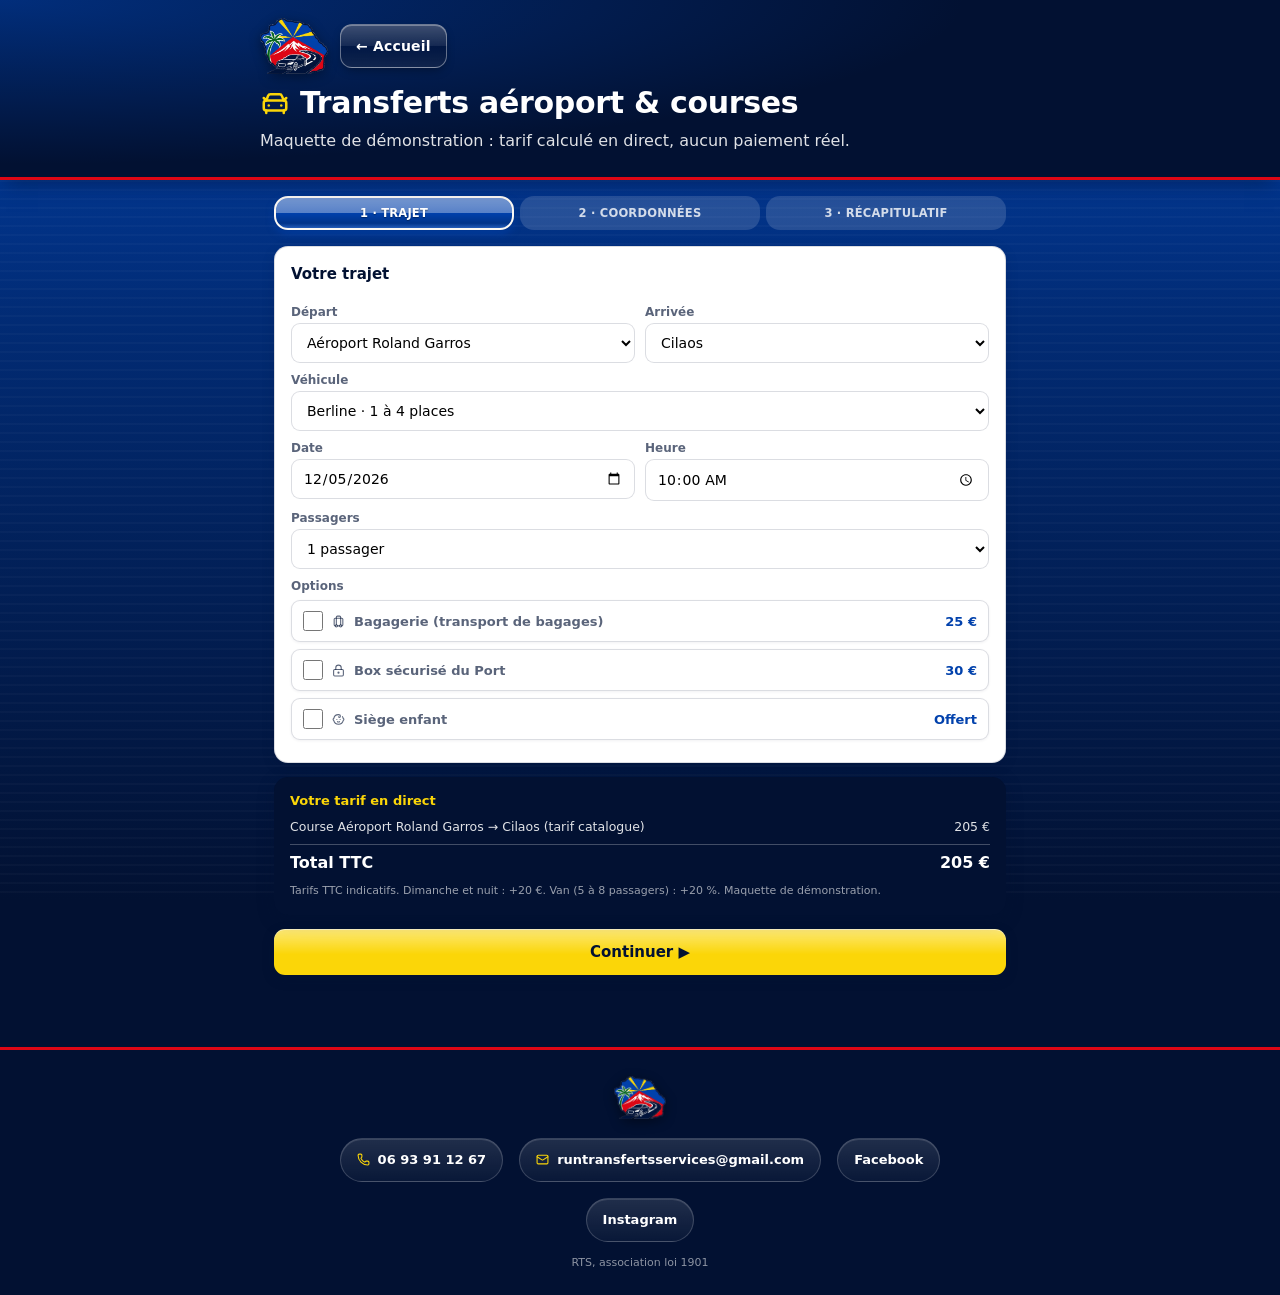
<file: reservation.html>
<!DOCTYPE html><html lang="fr"><head>
<meta charset="utf-8"><meta name="viewport" content="width=device-width,initial-scale=1">
<link rel="icon" type="image/png" href="images/favicon.png">
<title>Transferts aéroport &amp; courses — RTS</title>
<style>
/* Palette RTS officielle uniquement */
:root{--marine:#021132;--roi:#0141AC;--rouge:#DE0715;--jaune:#FBD608;--blanc:#FFFFFF;--creme:#FCF9F4;--l:rgba(2,17,50,.14)}
.ic{width:1em;height:1em;display:inline-block;vertical-align:-.14em;flex:none}
*{margin:0;padding:0;box-sizing:border-box}
@keyframes fadeup{from{opacity:0;transform:translateY(12px)}to{opacity:1;transform:none}}
html{background:#021132}
body{background-color:var(--marine);background-image:repeating-linear-gradient(180deg,rgba(255,255,255,.025) 0 2px,rgba(255,255,255,0) 2px 9px),linear-gradient(180deg,var(--roi) 0%,rgba(1,65,172,.55) 35%,var(--marine) 100%);background-attachment:fixed}
body{font-family:system-ui,-apple-system,'Segoe UI',Roboto,sans-serif;color:var(--marine);min-height:100vh}
header{background:var(--marine);color:var(--blanc);padding:16px 16px 18px;border-bottom:3px solid var(--rouge);box-shadow:0 3px 12px rgba(2,17,50,.25)}
header .logo{display:flex;align-items:center;flex:none}
header .logo img{height:52px;width:auto;display:block;filter:drop-shadow(0 2px 4px rgba(0,0,0,.35))}
@media(max-width:600px){header .logo img{height:44px}}
header .top{display:flex;align-items:center;gap:12px;max-width:760px;margin:0 auto}
header a.home{color:#fff;text-decoration:none;font-size:12.5px;font-weight:700;padding:7px 12px;border-radius:9px;background:rgba(255,255,255,.16);border:1px solid rgba(255,255,255,.3);white-space:nowrap;box-shadow:inset 0 1px 0 rgba(255,255,255,.2)}
header h1{font-size:19px;font-weight:900}
header p{font-size:12px;color:rgba(255,255,255,.85);max-width:760px;margin:6px auto 0}
.wrap{max-width:760px;margin:0 auto;padding:16px 14px 44px}
.etapes{display:flex;gap:6px;margin-bottom:16px}
/* onglets 1-2-3 : relief glossy RTS (recette du commit 98971e3), inactifs plats */
.et{flex:1;text-align:center;font-size:11.5px;font-weight:800;text-transform:uppercase;letter-spacing:.2px;padding:8px 6px;border-radius:14px;border:2.5px solid transparent;background:rgba(255,255,255,.14);color:rgba(255,255,255,.8);transition:.15s}
.et.on{--c:var(--roi);color:var(--blanc);background-color:var(--roi);border-color:var(--creme);background-image:linear-gradient(180deg,rgba(255,255,255,.46) 0%,rgba(255,255,255,.34) 50%,rgba(255,255,255,0) 50%,rgba(0,0,0,.20) 84%,rgba(255,255,255,.14) 100%);box-shadow:0 4px 8px -1px var(--c),0 1px 2px rgba(2,17,50,.35);text-shadow:0 1px 1px rgba(0,0,0,.35)}
@supports(color:color-mix(in srgb,red,blue)){.et.on{box-shadow:0 4px 8px -1px color-mix(in srgb,var(--c) 80%,transparent),0 1px 2px rgba(2,17,50,.35)}}
.card{animation:fadeup .45s ease both;background:var(--blanc);border-radius:14px;border:1px solid var(--l);box-shadow:0 4px 14px rgba(2,17,50,.12);padding:18px 16px;margin-bottom:14px}
.card h2{font-size:15px;color:var(--marine);margin-bottom:12px}
label{display:block;font-size:12px;font-weight:700;color:rgba(2,17,50,.65);margin:10px 0 4px}
select,input{width:100%;padding:10px 11px;font-size:14px;border:1px solid var(--l);border-radius:9px;background:var(--blanc);font-family:inherit}
.deux{display:grid;grid-template-columns:1fr 1fr;gap:10px}
.opt{display:flex;align-items:center;gap:9px;padding:10px 11px;border:1px solid var(--l);border-radius:9px;margin-top:7px;background:var(--blanc);font-size:13px;cursor:pointer;box-shadow:0 1px 3px rgba(2,17,50,.06)}
.opt input{width:auto}
.opt b{margin-left:auto;color:var(--roi);white-space:nowrap}
div.devis{animation:fadeup .5s ease both;background:var(--marine);color:var(--blanc);border-radius:14px;padding:16px;box-shadow:0 5px 16px rgba(2,17,50,.35);margin-bottom:14px}
.devis h3{font-size:13px;color:var(--jaune);margin-bottom:8px}
.ligne{display:flex;justify-content:space-between;gap:12px;font-size:12.5px;padding:3px 0;color:rgba(255,255,255,.88)}
.ligne span:last-child{white-space:nowrap;flex:none}
.ligne.tot{border-top:1px solid rgba(255,255,255,.25);margin-top:7px;padding-top:8px;font-size:16px;font-weight:900;color:var(--blanc)}
.note{font-size:11px;color:rgba(255,255,255,.6);margin-top:8px;line-height:1.4}
.alerte{margin-top:9px;font-size:12px;font-weight:700;padding:9px 11px;border-radius:9px;background:rgba(251,214,8,.16);border:1px solid rgba(251,214,8,.5);color:var(--jaune)}
.btn{display:block;width:100%;padding:14px;font-size:15px;font-weight:900;border:none;border-radius:11px;cursor:pointer;font-family:inherit;background:var(--jaune);background-image:linear-gradient(180deg,rgba(255,255,255,.45),rgba(255,255,255,0) 55%);color:var(--marine);box-shadow:0 4px 12px rgba(2,17,50,.28),inset 0 1px 0 rgba(255,255,255,.55);transition:.15s}
.btn:hover{filter:brightness(1.05)}
.btn.sec{background:var(--blanc);color:var(--roi);border:1.5px solid var(--roi);box-shadow:0 2px 6px rgba(2,17,50,.12);margin-top:8px}
.recap .ligne{color:rgba(2,17,50,.75)}
.recap .ligne.tot{color:var(--marine);border-color:var(--l)}
.confirm{text-align:center;padding:30px 16px}
.confirm .ok{font-size:52px;color:var(--roi)}
.confirm h2{color:var(--marine);margin:10px 0 8px}
.confirm p{font-size:13.5px;color:rgba(2,17,50,.65);line-height:1.55;max-width:460px;margin:0 auto 6px}
.confirm .ref{display:inline-block;margin-top:10px;font-size:15px;font-weight:900;letter-spacing:1px;padding:9px 18px;border-radius:9px;background:rgba(1,65,172,.08);color:var(--roi);border:1px dashed var(--roi)}
.demo{margin-top:14px;font-size:11.5px;color:rgba(2,17,50,.45)}
[hidden]{display:none!important}
@media(max-width:900px){.et{font-size:14px;min-height:44px;display:flex;align-items:center;justify-content:center}label{font-size:14px}select,input{min-height:44px;font-size:15px}.opt{min-height:44px;font-size:14px}.ligne{font-size:14px}.card h2{font-size:16px}header p{font-size:14px}header a.home{font-size:14px;min-height:44px;display:inline-flex;align-items:center}.devis h3{font-size:14px}.note{font-size:14px}.alerte{font-size:14px}.confirm p{font-size:14px}.demo{font-size:14px}.btn{min-height:48px}body footer.rts .co{font-size:14px}body footer.rts .co a{display:inline-flex;align-items:center;min-height:44px;padding:0 4px}body footer.rts .lg{font-size:14px}}
footer.rts{background:var(--marine);color:var(--blanc);border-top:3px solid var(--rouge);margin-top:28px;padding:22px 16px 24px;text-align:center}
footer.rts .co{display:flex;justify-content:center;gap:16px;flex-wrap:wrap;font-size:13px;font-weight:600}
footer.rts .co a{color:var(--blanc);text-decoration:none}
footer.rts .co a:hover{color:var(--jaune)}
footer.rts .lg{margin-top:12px;font-size:11px;color:rgba(255,255,255,.55)}
</style><link rel="stylesheet" href="css/rts.css"></head><body>
<header>
 <div class="top"><a class="logo" href="index.html" title="Accueil"><img src="images/logo-rts.png" alt="Run Transfert &amp; Services"></a><a class="home" href="index.html">← Accueil</a><h1><svg class="ic" viewBox="0 0 24 24" fill="none" stroke="currentColor" stroke-width="2" stroke-linecap="round" stroke-linejoin="round" aria-hidden="true"><path d="m21 8-2 2-1.5-3.7A2 2 0 0 0 15.646 5H8.4a2 2 0 0 0-1.903 1.257L5 10 3 8" /><path d="M7 14h.01" /><path d="M17 14h.01" /><rect width="18" height="8" x="3" y="10" rx="2" /><path d="M5 18v2" /><path d="M19 18v2" /></svg> Transferts aéroport &amp; courses</h1></div>
 <p>Maquette de démonstration : tarif calculé en direct, aucun paiement réel.</p>
</header>
<div class="wrap">
 <div class="etapes"><div class="et on" id="e1">1 · Trajet</div><div class="et" id="e2">2 · Coordonnées</div><div class="et" id="e3">3 · Récapitulatif</div></div>

 <div id="p1">
  <div class="card">
   <h2>Votre trajet</h2>
   <div class="deux">
    <div><label>Départ</label><select id="dep"></select></div>
    <div><label>Arrivée</label><select id="arr"></select></div>
   </div>
   <label>Véhicule</label><select id="veh"><option value="b">Berline · 1 à 4 places</option><option value="v">Van · 1 à 8 places</option><option value="t">Van TPMR · fauteuils roulants</option></select>
   <div id="tpmrSub" hidden><label>Fauteuils roulants</label><select id="fauteuils"><option value="1">1 fauteuil roulant</option><option value="2">2 fauteuils roulants</option><option value="4">4 fauteuils roulants</option></select></div>
   <div class="deux">
    <div><label>Date</label><input type="date" id="date"></div>
    <div><label>Heure</label><input type="time" id="heure" value="10:00"></div>
   </div>
   <label>Passagers</label><select id="pax"></select>
   <label>Options</label>
   <label class="opt"><input type="checkbox" id="obag"><svg class="ic" viewBox="0 0 24 24" fill="none" stroke="currentColor" stroke-width="2" stroke-linecap="round" stroke-linejoin="round" aria-hidden="true"><path d="M6 20a2 2 0 0 1-2-2V8a2 2 0 0 1 2-2h12a2 2 0 0 1 2 2v10a2 2 0 0 1-2 2" /><path d="M8 18V4a2 2 0 0 1 2-2h4a2 2 0 0 1 2 2v14" /><path d="M10 20h4" /><circle cx="16" cy="20" r="2" /><circle cx="8" cy="20" r="2" /></svg> Bagagerie (transport de bagages)<b>25 €</b></label>
   <label class="opt"><input type="checkbox" id="obox"><svg class="ic" viewBox="0 0 24 24" fill="none" stroke="currentColor" stroke-width="2" stroke-linecap="round" stroke-linejoin="round" aria-hidden="true"><circle cx="12" cy="16" r="1" /><rect x="3" y="10" width="18" height="12" rx="2" /><path d="M7 10V7a5 5 0 0 1 10 0v3" /></svg> Box sécurisé du Port<b>30 €</b></label>
   <label class="opt"><input type="checkbox" id="osiege"><svg class="ic" viewBox="0 0 24 24" fill="none" stroke="currentColor" stroke-width="2" stroke-linecap="round" stroke-linejoin="round" aria-hidden="true"><path d="M10 16c.5.3 1.2.5 2 .5s1.5-.2 2-.5" /><path d="M15 12h.01" /><path d="M19.38 6.813A9 9 0 0 1 20.8 10.2a2 2 0 0 1 0 3.6 9 9 0 0 1-17.6 0 2 2 0 0 1 0-3.6A9 9 0 0 1 12 3c2 0 3.5 1.1 3.5 2.5s-.9 2.5-2 2.5c-.8 0-1.5-.4-1.5-1" /><path d="M9 12h.01" /></svg> Siège enfant<b>Offert</b></label>
  </div>
  <div class="devis" id="devis"></div>
  <button class="btn" onclick="etape(2)">Continuer ▶</button>
 </div>

 <div id="p2" hidden>
  <div class="card">
   <h2>Vos coordonnées</h2>
   <label>Nom complet</label><input id="nom" placeholder="Votre nom">
   <div class="deux">
    <div><label>Téléphone</label><input id="tel" placeholder="0692 …"></div>
    <div><label>E-mail</label><input id="mail" placeholder="vous@exemple.re"></div>
   </div>
   <label>Remarque (facultatif)</label><input id="rem" placeholder="Vol, hébergement, bagages volumineux…">
  </div>
  <button class="btn" onclick="etape(3)">Voir le récapitulatif ▶</button>
  <button class="btn sec" onclick="etape(1)">← Modifier le trajet</button>
 </div>

 <div id="p3" hidden>
  <div class="card recap"><h2>Récapitulatif</h2><div id="recap"></div></div>
  <button class="btn" onclick="confirmer()">Confirmer la demande ✓</button>
  <button class="btn sec" onclick="etape(2)">← Retour</button>
 </div>

 <div id="p4" hidden>
  <div class="card confirm">
   <div class="ok"><svg class="ic" viewBox="0 0 24 24" fill="none" stroke="currentColor" stroke-width="2" stroke-linecap="round" stroke-linejoin="round" aria-hidden="true"><circle cx="12" cy="12" r="10" /><path d="m16 9-5.5 5.5L8 12" /></svg></div>
   <h2>Demande enregistrée</h2>
   <p id="cmsg"></p>
   <p>Un chauffeur va prendre contact avec vous rapidement.</p>
   <span class="ref" id="cref"></span>
   <p class="demo">Maquette de démonstration — aucune réservation réelle, aucun paiement.</p>
  </div>
  <button class="btn sec" onclick="location.reload()">Nouvelle demande</button>
 </div>
</div>
<footer class="rts">
 <div class="co">
  <a href="tel:0693911267"><svg class="ic" viewBox="0 0 24 24" fill="none" stroke="currentColor" stroke-width="2" stroke-linecap="round" stroke-linejoin="round" aria-hidden="true"><path d="M13.832 16.568a1 1 0 0 0 1.213-.303l.355-.465A2 2 0 0 1 17 15h3a2 2 0 0 1 2 2v3a2 2 0 0 1-2 2A18 18 0 0 1 2 4a2 2 0 0 1 2-2h3a2 2 0 0 1 2 2v3a2 2 0 0 1-.8 1.6l-.468.351a1 1 0 0 0-.292 1.233 14 14 0 0 0 6.392 6.384" /></svg> 06 93 91 12 67</a>
  <a href="mailto:runtransfertsservices@gmail.com"><svg class="ic" viewBox="0 0 24 24" fill="none" stroke="currentColor" stroke-width="2" stroke-linecap="round" stroke-linejoin="round" aria-hidden="true"><path d="m22 7-8.991 5.727a2 2 0 0 1-2.009 0L2 7" /><rect x="2" y="4" width="20" height="16" rx="2" /></svg> runtransfertsservices@gmail.com</a>
  <a href="https://www.facebook.com/share/1cknUjSFH1/" target="_blank" rel="noopener">Facebook</a>
  <a href="https://www.instagram.com/runtransfertservices/" target="_blank" rel="noopener">Instagram</a>
 </div>
 <div class="lg">RTS, association loi 1901</div>
</footer>
<script src="tarifs.js"></script>
<script>
/* Donnees partagees : RTS_LIEUX et RTS_GRILLE sont generees depuis carte.html (tarifs.js) */
var dep=document.getElementById('dep'),arr=document.getElementById('arr'),pax=document.getElementById('pax');
RTS_LIEUX.sort(function(a,b){return a.n.localeCompare(b.n,'fr')}).forEach(function(l){
 dep.add(new Option(l.n,l.id));arr.add(new Option(l.n,l.id))});
dep.value='v_rg';arr.value='ci';
for(var i=1;i<=10;i++)pax.add(new Option(i+(i>1?' passagers':' passager'),i));
document.getElementById('date').value=new Date(Date.now()+86400000).toISOString().slice(0,10);
function lieu(id){for(var i=0;i<RTS_LIEUX.length;i++)if(RTS_LIEUX[i].id===id)return RTS_LIEUX[i];return null}
function catalogue(a,b){for(var i=0;i<RTS_GRILLE.length;i++){var g=RTS_GRILLE[i];
 if(g.pers)continue; /* le relais 4x4 par personne n'est pas une course vehicule */
 if((g.de===a&&g.a===b)||(g.de===b&&g.a===a))return g}return null}
function hav(p,q){var R=6371,dLa=(q[0]-p[0])*Math.PI/180,dLo=(q[1]-p[1])*Math.PI/180;
 var x=Math.sin(dLa/2),y=Math.sin(dLo/2);
 var h=x*x+Math.cos(p[0]*Math.PI/180)*Math.cos(q[0]*Math.PI/180)*y*y;
 return 2*R*Math.asin(Math.sqrt(h))}
function calc(){
 var A=lieu(dep.value),B=lieu(arr.value);if(!A||!B)return null;
 var veh=document.getElementById('veh').value,tpmr=veh==='t';
 var n=parseInt(pax.value),auto=n>4&&veh==='b',van=veh==='v'||n>4,deux=n>8;
 var fauteuils=parseInt(document.getElementById('fauteuils').value);
 var d=document.getElementById('date').value,h=document.getElementById('heure').value;
 var dim=d?new Date(d+'T12:00:00').getDay()===0:false;
 var hh=h?parseInt(h.split(':')[0]):10,nuit=hh>=20||hh<6;
 var lignes=[],alertes=[];
 if(tpmr)return {tpmr:true,fauteuils:fauteuils,lignes:[],alertes:[],total:null,van:false,deux:false,A:A,B:B,n:n,d:d,h:h};
 var g=catalogue(A.id,B.id),base,src;
 if(A.id===B.id){base=0;src='—'}
 else if(g){base=g.p;src='tarif catalogue'+(g.src?'':' (estimé)')}
 else{
  var km=Math.round(hav(A.ll,B.ll)*1.4),mn=Math.round(km*1.5);
  base=15+0.75*km+0.90*mn;
  var mont=A.mont||B.mont;
  if(mont)base=base*1.15;
  base=Math.round(base);
  src='estimation '+km+' km · '+mn+' min'+(mont?' · +15 % montagne':'')}
 lignes.push(['Course '+A.n+' → '+B.n+' ('+src+')',base]);
 var total=base;
 if(van){total=Math.round(total*1.2);lignes.push(['Majoration van +20 %',total-base]);
  if(auto)alertes.push('Plus de 4 passagers : la réglementation impose un véhicule de catégorie van (5 à 8 places). Passage automatique en van.')}
 if(deux)alertes.push('Au-delà de 8 passagers, deux véhicules sont nécessaires : le tarif affiché est doublé.');
 if(deux){lignes.push(['Deuxième véhicule',total]);total=total*2}
 if(dim){lignes.push(['Supplément dimanche',20]);total+=20}
 if(nuit){lignes.push(['Supplément nuit (20 h – 6 h)',20]);total+=20}
 if(document.getElementById('obag').checked){lignes.push(['Bagagerie',25]);total+=25}
 if(document.getElementById('obox').checked){lignes.push(['Box sécurisé du Port',30]);total+=30}
 if(document.getElementById('osiege').checked)lignes.push(['Siège enfant','Offert']);
 return {lignes:lignes,total:total,alertes:alertes,van:van,deux:deux,A:A,B:B,n:n,d:d,h:h}}
function affiche(el,c,fonce){
 var html=(fonce?'<h3>Votre tarif en direct</h3>':'');
 if(c.tpmr){html+='<div class="ligne"><span>Van TPMR · '+c.fauteuils+' fauteuil'+(c.fauteuils>1?'s':'')+' roulant'+(c.fauteuils>1?'s':'')+'</span><span>Sur devis</span></div>';
  html+='<div class="alerte">Sur devis. Un conseiller vous rappelle.</div>';el.innerHTML=html;return}
 c.lignes.forEach(function(l){html+='<div class="ligne"><span>'+l[0]+'</span><span>'+(typeof l[1]==='number'?l[1]+' €':l[1])+'</span></div>'});
 html+='<div class="ligne tot"><span>Total TTC</span><span>'+c.total+' €</span></div>';
 c.alertes.forEach(function(a){html+='<div class="alerte"><svg class="ic" viewBox="0 0 24 24" fill="none" stroke="currentColor" stroke-width="2" stroke-linecap="round" stroke-linejoin="round" aria-hidden="true"><path d="m21.73 18-8-14a2 2 0 0 0-3.48 0l-8 14A2 2 0 0 0 4 21h16a2 2 0 0 0 1.73-3" /><path d="M12 9v4" /><path d="M12 17h.01" /></svg> '+a+'</div>'});
 if(fonce)html+='<div class="note">Tarifs TTC indicatifs. Dimanche et nuit : +20 €. Van (5 à 8 passagers) : +20 %. Maquette de démonstration.</div>';
 el.innerHTML=html}
function maj(){var c=calc();if(c)affiche(document.getElementById('devis'),c,true)}
['dep','arr','date','heure','pax','veh','fauteuils','obag','obox','osiege'].forEach(function(id){
 document.getElementById(id).addEventListener('change',maj)});
document.getElementById('veh').addEventListener('change',function(){document.getElementById('tpmrSub').hidden=this.value!=='t'});
maj();
function etape(n){
 for(var i=1;i<=4;i++){var p=document.getElementById('p'+i);if(p)p.hidden=(i!==n)}
 for(var j=1;j<=3;j++)document.getElementById('e'+j).classList.toggle('on',j<=Math.min(n,3));
 if(n===3){var c=calc();
  var r='<div class="ligne"><span>Client</span><span>'+(document.getElementById('nom').value||'—')+'</span></div>'+
  '<div class="ligne"><span>Date · heure</span><span>'+(c.d||'—')+' · '+(c.h||'—')+'</span></div>'+
  '<div class="ligne"><span>Passagers</span><span>'+c.n+(c.tpmr?' · van TPMR':(c.van?' · van':' · berline'))+(c.deux?' · 2 véhicules':'')+'</span></div>';
  document.getElementById('recap').innerHTML=r;
  affiche({set innerHTML(v){document.getElementById('recap').innerHTML+=v}},c,false)}
 window.scrollTo(0,0)}
function confirmer(){var c=calc();
 document.getElementById('cmsg').textContent='Votre demande de transfert '+c.A.n+' → '+c.B.n+(c.tpmr?' en van TPMR (sur devis)':' ('+c.total+' € TTC)')+' est bien enregistrée.';
 document.getElementById('cref').textContent='RTS-'+new Date().getFullYear()+'-'+String(Math.floor(1000+Math.random()*9000));
 etape(4)}
</script></body></html>
</file>
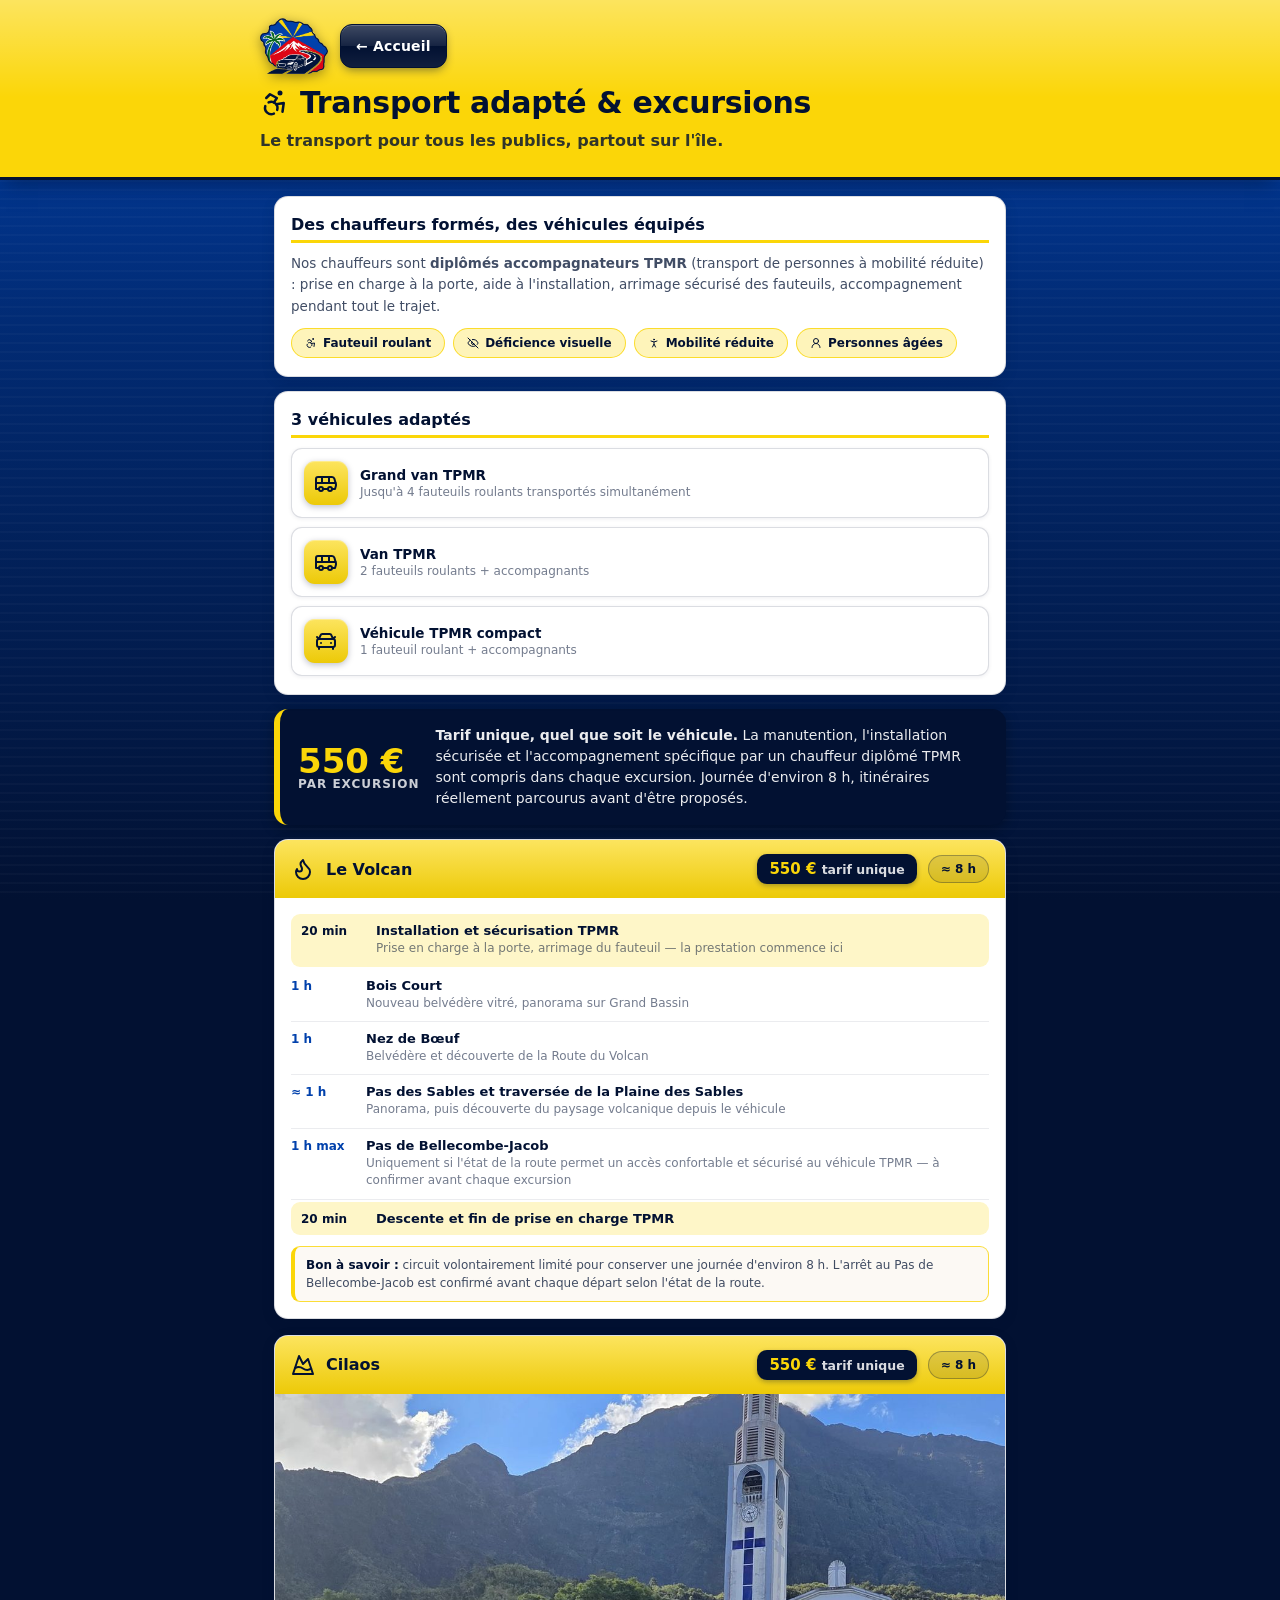
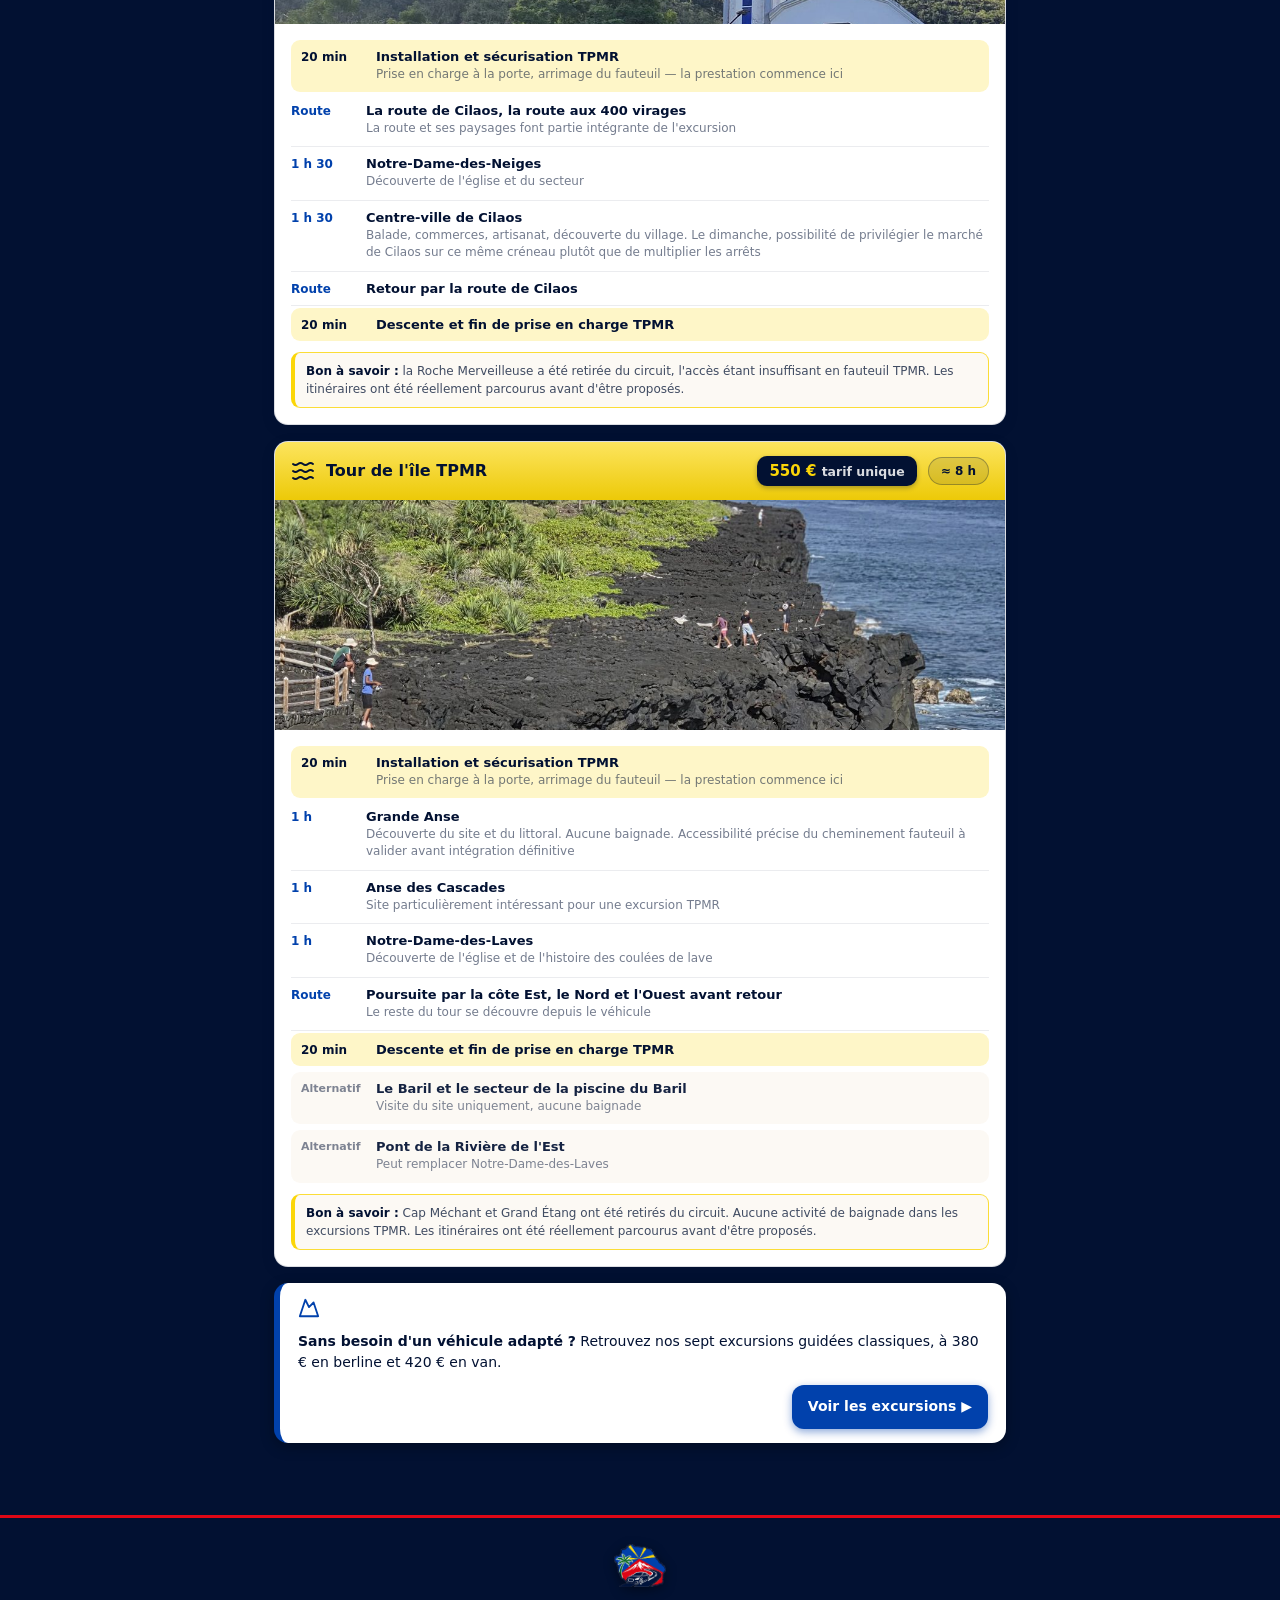
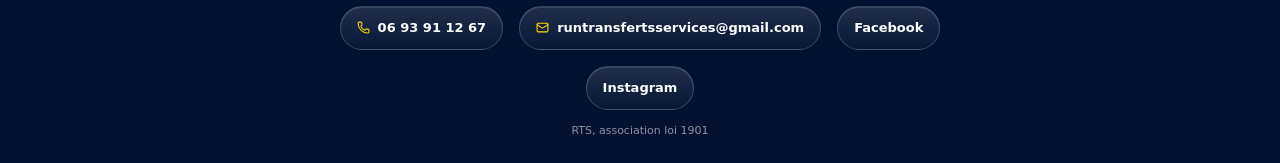
<file: tpmr.html>
<!DOCTYPE html><html lang="fr"><head>
<meta charset="utf-8"><meta name="viewport" content="width=device-width,initial-scale=1">
<link rel="icon" type="image/png" href="images/favicon.png">
<title>Transport adapté — RTS</title>
<style>
/* Palette RTS officielle uniquement. Univers TPMR : jaune soleil, texte marine. */
:root{--marine:#021132;--roi:#0141AC;--rouge:#DE0715;--jaune:#FBD608;--blanc:#FFFFFF;--creme:#FCF9F4;--l:rgba(2,17,50,.14)}
.ic{width:1em;height:1em;display:inline-block;vertical-align:-.14em;flex:none}
*{margin:0;padding:0;box-sizing:border-box}
@keyframes fadeup{from{opacity:0;transform:translateY(12px)}to{opacity:1;transform:none}}
html{background:#021132}
body{background-color:var(--marine);background-image:repeating-linear-gradient(180deg,rgba(255,255,255,.025) 0 2px,rgba(255,255,255,0) 2px 9px),linear-gradient(180deg,var(--roi) 0%,rgba(1,65,172,.55) 35%,var(--marine) 100%);background-attachment:fixed}
body{font-family:system-ui,-apple-system,'Segoe UI',Roboto,sans-serif;color:var(--marine);min-height:100vh}
header{background:var(--jaune);background-image:linear-gradient(180deg,rgba(255,255,255,.35),rgba(255,255,255,0) 55%);color:var(--marine);padding:16px 16px 18px;border-bottom:3px solid var(--marine);box-shadow:0 3px 12px rgba(2,17,50,.35)}
header .logo{display:flex;align-items:center;flex:none}
header .logo img{height:52px;width:auto;display:block;filter:drop-shadow(0 2px 4px rgba(0,0,0,.35))}
@media(max-width:600px){header .logo img{height:44px}}
header .top{display:flex;align-items:center;gap:12px;max-width:760px;margin:0 auto}
header a.home{color:#fff;text-decoration:none;font-size:12.5px;font-weight:700;padding:7px 12px;border-radius:9px;background:var(--marine);border:1px solid var(--marine);white-space:nowrap;box-shadow:0 2px 5px rgba(2,17,50,.3)}
header h1{font-size:19px;font-weight:900}
header p{font-size:12px;color:rgba(2,17,50,.8);font-weight:600;max-width:760px;margin:6px auto 0}
header h1 .ic{color:var(--marine)}
.wrap{max-width:760px;margin:0 auto;padding:16px 14px 44px}
.card{animation:fadeup .45s ease both;background:var(--blanc);border-radius:14px;border:1px solid var(--l);box-shadow:0 4px 14px rgba(2,17,50,.12);padding:18px 16px;margin-bottom:14px}
.card h2{font-size:16px;color:var(--marine);margin-bottom:10px;padding-bottom:6px;border-bottom:3px solid var(--jaune)}
.card p{font-size:13.5px;line-height:1.6;color:rgba(2,17,50,.75)}
.veh{display:flex;align-items:center;gap:12px;padding:12px 12px;border:1px solid var(--l);border-radius:11px;margin-top:9px;background:var(--blanc);box-shadow:0 1px 4px rgba(2,17,50,.07)}
.veh .em .ic{width:24px;height:24px}
.veh .em{width:44px;height:44px;border-radius:11px;background:var(--jaune);background-image:linear-gradient(180deg,rgba(255,255,255,.35),rgba(0,0,0,.06));color:var(--marine);display:flex;align-items:center;justify-content:center;font-size:21px;flex:none;box-shadow:0 2px 6px rgba(2,17,50,.25),inset 0 1px 0 rgba(255,255,255,.3)}
.veh b{display:block;font-size:13.5px;color:var(--marine)}
.veh i{display:block;font-style:normal;font-size:12px;color:rgba(2,17,50,.55);margin-top:2px}
.tags{display:flex;gap:8px;flex-wrap:wrap;margin-top:11px}
.tag{font-size:12px;font-weight:700;padding:7px 13px;border-radius:20px;background:rgba(251,214,8,.28);color:var(--marine);border:1px solid rgba(251,214,8,.8);display:inline-flex;align-items:center;gap:6px}
.exc{animation:fadeup .5s ease both;background:var(--blanc);border-radius:14px;border:1px solid var(--l);box-shadow:0 4px 14px rgba(2,17,50,.12);margin-bottom:16px;overflow:hidden}
.exc .tete{display:flex;align-items:center;gap:11px;padding:14px 16px;background:var(--jaune);background-image:linear-gradient(180deg,rgba(255,255,255,.35),rgba(0,0,0,.06));color:var(--marine);flex-wrap:wrap}
.exc .tete .em{font-size:24px;display:flex}
.exc .prix{font-size:15px;font-weight:900;padding:6px 12px;border-radius:10px;background:var(--marine);color:var(--jaune);white-space:nowrap;box-shadow:0 2px 5px rgba(2,17,50,.3)}
.exc .prix small{font-weight:600;color:rgba(255,255,255,.85)}
.tarif{background:var(--marine);color:var(--blanc);border-radius:14px;padding:16px 18px;margin-bottom:14px;box-shadow:0 4px 14px rgba(0,0,0,.3);border-left:6px solid var(--jaune);display:flex;gap:16px;align-items:center;flex-wrap:wrap}
.tarif .gros{font-size:34px;font-weight:900;color:var(--jaune);line-height:1}
.tarif .gros small{display:block;font-size:12px;font-weight:700;letter-spacing:1px;text-transform:uppercase;color:rgba(255,255,255,.8)}
.tarif p{flex:1;font-size:14px;line-height:1.5;color:rgba(255,255,255,.92);min-width:220px}
.renvoi{display:flex;align-items:center;gap:12px;flex-wrap:wrap;background:var(--blanc);border-radius:14px;padding:14px 18px;margin-top:4px;box-shadow:0 4px 14px rgba(0,0,0,.3);border-left:6px solid var(--roi);font-size:14px;line-height:1.5}
.renvoi .ic{color:var(--roi);font-size:22px}
.renvoi a{margin-left:auto;color:#fff;background:var(--roi);text-decoration:none;font-weight:800;padding:10px 16px;border-radius:12px;min-height:44px;display:inline-flex;align-items:center;box-shadow:0 3px 8px rgba(1,65,172,.45)}
.exc .tete h3{font-size:16px;font-weight:900;flex:1}
.exc .duree{font-size:12px;font-weight:800;padding:6px 12px;border-radius:18px;background:rgba(2,17,50,.10);border:1px solid rgba(2,17,50,.3);white-space:nowrap}
.exc img.photo{display:block;width:100%;height:230px;object-fit:cover;object-position:center 40%}
.exc .corps{padding:14px 16px 16px}
.arret{display:flex;gap:11px;padding:9px 0;border-bottom:1px solid rgba(2,17,50,.08);font-size:13px}
.arret:last-of-type{border-bottom:none}
.arret .t{flex:none;width:64px;font-weight:800;color:var(--roi);font-size:12px;padding-top:1px}
.arret b{display:block;color:var(--marine);font-size:13px}
.arret i{display:block;font-style:normal;font-size:12px;color:rgba(2,17,50,.55);margin-top:2px;line-height:1.45}
.arret.tpmr{background:rgba(251,214,8,.22);border-radius:9px;padding:9px 10px;border-bottom:none;margin:2px 0}
.arret.tpmr .t{color:var(--marine)}
.arret.alt{opacity:.92;background:var(--creme);border-radius:9px;padding:9px 10px;border-bottom:none;margin-top:6px}
.arret.alt .t{color:rgba(2,17,50,.55);font-size:11px}
.reserve{margin-top:11px;font-size:12px;color:rgba(2,17,50,.75);background:var(--creme);border:1px solid rgba(251,214,8,.8);border-left:4px solid var(--jaune);border-radius:9px;padding:9px 11px;line-height:1.5}
.reserve b{color:var(--marine)}
footer{text-align:center;font-size:11.5px;color:rgba(2,17,50,.45);padding:6px 12px 26px}
footer.rts{background:var(--marine);color:var(--blanc);border-top:3px solid var(--rouge);margin-top:28px;padding:22px 16px 24px;text-align:center}
footer.rts .co{display:flex;justify-content:center;gap:16px;flex-wrap:wrap;font-size:13px;font-weight:600}
footer.rts .co a{color:var(--blanc);text-decoration:none}
footer.rts .co a:hover{color:var(--jaune)}
footer.rts .lg{margin-top:12px;font-size:11px;color:rgba(255,255,255,.55)}
@media(max-width:900px){.arret{font-size:14px}.arret i{font-size:14px}.arret .t{font-size:14px;width:72px}.arret b{font-size:15px}.arret.alt .t{font-size:14px}.card p{font-size:14.5px}.veh b{font-size:15px}.veh i{font-size:14px}.reserve{font-size:14px}.tag{min-height:44px;display:inline-flex;align-items:center;font-size:14px}.exc .duree{font-size:14px}header p{font-size:14px}header a.home{font-size:14px;min-height:44px;display:inline-flex;align-items:center}footer{font-size:14px}footer.rts .co{font-size:14px}footer.rts .co a{display:inline-flex;align-items:center;min-height:44px;padding:0 4px}footer.rts .lg{font-size:14px}}
</style><link rel="stylesheet" href="css/rts.css"></head><body>
<header class="jaune">
 <div class="top"><a class="logo" href="index.html" title="Accueil"><img src="images/logo-rts.png" alt="Run Transfert &amp; Services"></a><a class="home" href="index.html">← Accueil</a><h1><svg class="ic" viewBox="0 0 24 24" fill="none" stroke="currentColor" stroke-width="2" stroke-linecap="round" stroke-linejoin="round" aria-hidden="true"><circle cx="16" cy="4" r="1" /><path d="m18 19 1-7-6 1" /><path d="m5 8 3-3 5.5 3-2.36 3.5" /><path d="M4.24 14.5a5 5 0 0 0 6.88 6" /><path d="M13.76 17.5a5 5 0 0 0-6.88-6" /></svg> Transport adapté &amp; excursions</h1></div>
 <p>Le transport pour tous les publics, partout sur l'île.</p>
</header>
<div class="wrap">
 <div class="card">
  <h2>Des chauffeurs formés, des véhicules équipés</h2>
  <p>Nos chauffeurs sont <b>diplômés accompagnateurs TPMR</b> (transport de personnes à mobilité réduite) : prise en charge à la porte, aide à l'installation, arrimage sécurisé des fauteuils, accompagnement pendant tout le trajet.</p>
  <div class="tags"><span class="tag"><svg class="ic" viewBox="0 0 24 24" fill="none" stroke="currentColor" stroke-width="2" stroke-linecap="round" stroke-linejoin="round" aria-hidden="true"><circle cx="16" cy="4" r="1" /><path d="m18 19 1-7-6 1" /><path d="m5 8 3-3 5.5 3-2.36 3.5" /><path d="M4.24 14.5a5 5 0 0 0 6.88 6" /><path d="M13.76 17.5a5 5 0 0 0-6.88-6" /></svg> Fauteuil roulant</span><span class="tag"><svg class="ic" viewBox="0 0 24 24" fill="none" stroke="currentColor" stroke-width="2" stroke-linecap="round" stroke-linejoin="round" aria-hidden="true"><path d="M10.733 5.076a10.744 10.744 0 0 1 11.205 6.575 1 1 0 0 1 0 .696 10.747 10.747 0 0 1-1.444 2.49" /><path d="M14.084 14.158a3 3 0 0 1-4.242-4.242" /><path d="M17.479 17.499a10.75 10.75 0 0 1-15.417-5.151 1 1 0 0 1 0-.696 10.75 10.75 0 0 1 4.446-5.143" /><path d="m2 2 20 20" /></svg> Déficience visuelle</span><span class="tag"><svg class="ic" viewBox="0 0 24 24" fill="none" stroke="currentColor" stroke-width="2" stroke-linecap="round" stroke-linejoin="round" aria-hidden="true"><circle cx="12" cy="5" r="1" /><path d="m9 20 3-6 3 6" /><path d="m6 8 6 2 6-2" /><path d="M12 10v4" /></svg> Mobilité réduite</span><span class="tag"><svg class="ic" viewBox="0 0 24 24" fill="none" stroke="currentColor" stroke-width="2" stroke-linecap="round" stroke-linejoin="round" aria-hidden="true"><circle cx="12" cy="8" r="5" /><path d="M20 21a8 8 0 0 0-16 0" /></svg> Personnes âgées</span></div>
 </div>
 <div class="card">
  <h2>3 véhicules adaptés</h2>
  <div class="veh"><span class="em"><svg class="ic" viewBox="0 0 24 24" fill="none" stroke="currentColor" stroke-width="2" stroke-linecap="round" stroke-linejoin="round" aria-hidden="true"><path d="M8 6v6" /><path d="M15 6v6" /><path d="M2 12h19.6" /><path d="M18 18h3s.5-1.7.8-2.8c.1-.4.2-.8.2-1.2 0-.4-.1-.8-.2-1.2l-1.4-5C20.1 6.8 19.1 6 18 6H4a2 2 0 0 0-2 2v10h3" /><circle cx="7" cy="18" r="2" /><path d="M9 18h5" /><circle cx="16" cy="18" r="2" /></svg></span><div><b>Grand van TPMR</b><i>Jusqu'à 4 fauteuils roulants transportés simultanément</i></div></div>
  <div class="veh"><span class="em"><svg class="ic" viewBox="0 0 24 24" fill="none" stroke="currentColor" stroke-width="2" stroke-linecap="round" stroke-linejoin="round" aria-hidden="true"><path d="M8 6v6" /><path d="M15 6v6" /><path d="M2 12h19.6" /><path d="M18 18h3s.5-1.7.8-2.8c.1-.4.2-.8.2-1.2 0-.4-.1-.8-.2-1.2l-1.4-5C20.1 6.8 19.1 6 18 6H4a2 2 0 0 0-2 2v10h3" /><circle cx="7" cy="18" r="2" /><path d="M9 18h5" /><circle cx="16" cy="18" r="2" /></svg></span><div><b>Van TPMR</b><i>2 fauteuils roulants + accompagnants</i></div></div>
  <div class="veh"><span class="em"><svg class="ic" viewBox="0 0 24 24" fill="none" stroke="currentColor" stroke-width="2" stroke-linecap="round" stroke-linejoin="round" aria-hidden="true"><path d="m21 8-2 2-1.5-3.7A2 2 0 0 0 15.646 5H8.4a2 2 0 0 0-1.903 1.257L5 10 3 8" /><path d="M7 14h.01" /><path d="M17 14h.01" /><rect width="18" height="8" x="3" y="10" rx="2" /><path d="M5 18v2" /><path d="M19 18v2" /></svg></span><div><b>Véhicule TPMR compact</b><i>1 fauteuil roulant + accompagnants</i></div></div>
 </div>
 <div class="tarif"><div class="gros">550 €<small>par excursion</small></div><p><b>Tarif unique, quel que soit le véhicule.</b> La manutention, l'installation sécurisée et l'accompagnement spécifique par un chauffeur diplômé TPMR sont compris dans chaque excursion. Journée d'environ 8 h, itinéraires réellement parcourus avant d'être proposés.</p></div>
 <div id="excursions">
  <div class="exc">
   <div class="tete"><span class="em"><svg class="ic" viewBox="0 0 24 24" fill="none" stroke="currentColor" stroke-width="2" stroke-linecap="round" stroke-linejoin="round" aria-hidden="true"><path d="M12 3q1 4 4 6.5t3 5.5a1 1 0 0 1-14 0 5 5 0 0 1 1-3 1 1 0 0 0 5 0c0-2-1.5-3-1.5-5q0-2 2.5-4" /></svg></span><h3>Le Volcan</h3><span class="prix">550 € <small>tarif unique</small></span><span class="duree">≈ 8 h</span></div>
   <div class="corps">
    <div class="arret tpmr"><span class="t">20 min</span><div><b>Installation et sécurisation TPMR</b><i>Prise en charge à la porte, arrimage du fauteuil — la prestation commence ici</i></div></div>
    <div class="arret"><span class="t">1 h</span><div><b>Bois Court</b><i>Nouveau belvédère vitré, panorama sur Grand Bassin</i></div></div>
    <div class="arret"><span class="t">1 h</span><div><b>Nez de Bœuf</b><i>Belvédère et découverte de la Route du Volcan</i></div></div>
    <div class="arret"><span class="t">≈ 1 h</span><div><b>Pas des Sables et traversée de la Plaine des Sables</b><i>Panorama, puis découverte du paysage volcanique depuis le véhicule</i></div></div>
    <div class="arret"><span class="t">1 h max</span><div><b>Pas de Bellecombe-Jacob</b><i>Uniquement si l'état de la route permet un accès confortable et sécurisé au véhicule TPMR — à confirmer avant chaque excursion</i></div></div>
    <div class="arret tpmr"><span class="t">20 min</span><div><b>Descente et fin de prise en charge TPMR</b></div></div>
    <div class="reserve"><b>Bon à savoir :</b> circuit volontairement limité pour conserver une journée d'environ 8 h. L'arrêt au Pas de Bellecombe-Jacob est confirmé avant chaque départ selon l'état de la route.</div>
   </div>
  </div>
  <div class="exc">
   <div class="tete"><span class="em"><svg class="ic" viewBox="0 0 24 24" fill="none" stroke="currentColor" stroke-width="2" stroke-linecap="round" stroke-linejoin="round" aria-hidden="true"><path d="m8 3 4 8 5-5 5 15H2L8 3z" /><path d="M4.14 15.08c2.62-1.57 5.24-1.43 7.86.42 2.74 1.94 5.49 2 8.23.19" /></svg></span><h3>Cilaos</h3><span class="prix">550 € <small>tarif unique</small></span><span class="duree">≈ 8 h</span></div>
   <img class="photo" src="images/excursion-cilaos.jpg" loading="lazy" alt="L'église Notre-Dame-des-Neiges à Cilaos, La Réunion">
   <div class="corps">
    <div class="arret tpmr"><span class="t">20 min</span><div><b>Installation et sécurisation TPMR</b><i>Prise en charge à la porte, arrimage du fauteuil — la prestation commence ici</i></div></div>
    <div class="arret"><span class="t">Route</span><div><b>La route de Cilaos, la route aux 400 virages</b><i>La route et ses paysages font partie intégrante de l'excursion</i></div></div>
    <div class="arret"><span class="t">1 h 30</span><div><b>Notre-Dame-des-Neiges</b><i>Découverte de l'église et du secteur</i></div></div>
    <div class="arret"><span class="t">1 h 30</span><div><b>Centre-ville de Cilaos</b><i>Balade, commerces, artisanat, découverte du village. Le dimanche, possibilité de privilégier le marché de Cilaos sur ce même créneau plutôt que de multiplier les arrêts</i></div></div>
    <div class="arret"><span class="t">Route</span><div><b>Retour par la route de Cilaos</b></div></div>
    <div class="arret tpmr"><span class="t">20 min</span><div><b>Descente et fin de prise en charge TPMR</b></div></div>
    <div class="reserve"><b>Bon à savoir :</b> la Roche Merveilleuse a été retirée du circuit, l'accès étant insuffisant en fauteuil TPMR. Les itinéraires ont été réellement parcourus avant d'être proposés.</div>
   </div>
  </div>
  <div class="exc">
   <div class="tete"><span class="em"><svg class="ic" viewBox="0 0 24 24" fill="none" stroke="currentColor" stroke-width="2" stroke-linecap="round" stroke-linejoin="round" aria-hidden="true"><path d="M2 12q2.5 2 5 0t5 0 5 0 5 0" /><path d="M2 19q2.5 2 5 0t5 0 5 0 5 0" /><path d="M2 5q2.5 2 5 0t5 0 5 0 5 0" /></svg></span><h3>Tour de l'île TPMR</h3><span class="prix">550 € <small>tarif unique</small></span><span class="duree">≈ 8 h</span></div>
   <img class="photo" src="images/excursion-tour-ile.jpg" loading="lazy" alt="Le littoral de La Réunion lors du tour de l'île en véhicule adapté">
   <div class="corps">
    <div class="arret tpmr"><span class="t">20 min</span><div><b>Installation et sécurisation TPMR</b><i>Prise en charge à la porte, arrimage du fauteuil — la prestation commence ici</i></div></div>
    <div class="arret"><span class="t">1 h</span><div><b>Grande Anse</b><i>Découverte du site et du littoral. Aucune baignade. Accessibilité précise du cheminement fauteuil à valider avant intégration définitive</i></div></div>
    <div class="arret"><span class="t">1 h</span><div><b>Anse des Cascades</b><i>Site particulièrement intéressant pour une excursion TPMR</i></div></div>
    <div class="arret"><span class="t">1 h</span><div><b>Notre-Dame-des-Laves</b><i>Découverte de l'église et de l'histoire des coulées de lave</i></div></div>
    <div class="arret"><span class="t">Route</span><div><b>Poursuite par la côte Est, le Nord et l'Ouest avant retour</b><i>Le reste du tour se découvre depuis le véhicule</i></div></div>
    <div class="arret tpmr"><span class="t">20 min</span><div><b>Descente et fin de prise en charge TPMR</b></div></div>
    <div class="arret alt"><span class="t">Alternatif</span><div><b>Le Baril et le secteur de la piscine du Baril</b><i>Visite du site uniquement, aucune baignade</i></div></div>
    <div class="arret alt"><span class="t">Alternatif</span><div><b>Pont de la Rivière de l'Est</b><i>Peut remplacer Notre-Dame-des-Laves</i></div></div>
    <div class="reserve"><b>Bon à savoir :</b> Cap Méchant et Grand Étang ont été retirés du circuit. Aucune activité de baignade dans les excursions TPMR. Les itinéraires ont été réellement parcourus avant d'être proposés.</div>
   </div>
  </div>
 </div>
 <div class="renvoi"><svg class="ic" viewBox="0 0 24 24" fill="none" stroke="currentColor" stroke-width="2" stroke-linecap="round" stroke-linejoin="round" aria-hidden="true"><path d="m8 3 4 8 5-5 5 15H2L8 3z" /></svg><span><b>Sans besoin d'un véhicule adapté ?</b> Retrouvez nos sept excursions guidées classiques, à 380 € en berline et 420 € en van.</span><a href="excursions.html">Voir les excursions ▶</a></div>
</div>
<footer class="rts">
 <div class="co">
  <a href="tel:0693911267"><svg class="ic" viewBox="0 0 24 24" fill="none" stroke="currentColor" stroke-width="2" stroke-linecap="round" stroke-linejoin="round" aria-hidden="true"><path d="M13.832 16.568a1 1 0 0 0 1.213-.303l.355-.465A2 2 0 0 1 17 15h3a2 2 0 0 1 2 2v3a2 2 0 0 1-2 2A18 18 0 0 1 2 4a2 2 0 0 1 2-2h3a2 2 0 0 1 2 2v3a2 2 0 0 1-.8 1.6l-.468.351a1 1 0 0 0-.292 1.233 14 14 0 0 0 6.392 6.384" /></svg> 06 93 91 12 67</a>
  <a href="mailto:runtransfertsservices@gmail.com"><svg class="ic" viewBox="0 0 24 24" fill="none" stroke="currentColor" stroke-width="2" stroke-linecap="round" stroke-linejoin="round" aria-hidden="true"><path d="m22 7-8.991 5.727a2 2 0 0 1-2.009 0L2 7" /><rect x="2" y="4" width="20" height="16" rx="2" /></svg> runtransfertsservices@gmail.com</a>
  <a href="https://www.facebook.com/share/1cknUjSFH1/" target="_blank" rel="noopener">Facebook</a>
  <a href="https://www.instagram.com/runtransfertservices/" target="_blank" rel="noopener">Instagram</a>
 </div>
 <div class="lg">RTS, association loi 1901</div>
</footer>

</body></html>
</file>
<file: css/rts.css>
/* ==========================================================================
   RTS — socle visuel commun à toutes les pages
   Chargé APRÈS le <style> de chaque page : il harmonise uniquement les parties
   communes (bandeau logo + Accueil, titre de page, pied de page, focus,
   animations). Les styles propres à chaque page restent dans la page.
   ========================================================================== */
:root{--marine:#021132;--roi:#0141AC;--rouge:#DE0715;--jaune:#FBD608;--blanc:#FFFFFF;--creme:#FCF9F4;
 --rts-rayon:16px;--rts-ombre:0 10px 24px -8px rgba(2,17,50,.45),0 2px 6px rgba(2,17,50,.18)}
html{-webkit-text-size-adjust:100%;text-size-adjust:100%}
body{-webkit-tap-highlight-color:rgba(251,214,8,.28)}

/* ---- focus clavier visible partout ---- */
a:focus-visible,button:focus-visible,input:focus-visible,select:focus-visible,textarea:focus-visible,summary:focus-visible,[tabindex]:focus-visible{outline:3px solid var(--jaune);outline-offset:2px;box-shadow:0 0 0 6px rgba(2,17,50,.55)}

/* ---- bouton « ← Accueil » : la même pastille en relief sur toutes les pages ---- */
header a.home,.hero a.home,.bar a.home,.mmenu a.mhome{
 display:inline-flex;align-items:center;gap:6px;min-height:44px;padding:0 15px;border-radius:12px;
 font-size:14px;font-weight:800;letter-spacing:.2px;line-height:1;color:var(--blanc);text-decoration:none;white-space:nowrap;
 background:linear-gradient(180deg,rgba(255,255,255,.24) 0%,rgba(255,255,255,.08) 50%,rgba(255,255,255,0) 51%,rgba(255,255,255,.06) 100%),rgba(2,17,50,.5);
 border:1px solid rgba(255,255,255,.38);
 box-shadow:inset 0 1px 0 rgba(255,255,255,.3),0 4px 10px -2px rgba(0,0,0,.35);
 -webkit-backdrop-filter:blur(6px);backdrop-filter:blur(6px);
 transition:transform .15s ease,background-color .15s ease,border-color .15s ease}
.mmenu a.mhome{background-color:rgba(2,17,50,.88)}
header a.home:hover,.hero a.home:hover,.bar a.home:hover,.mmenu a.mhome:hover{transform:translateY(-1px);border-color:rgba(251,214,8,.8)}
header a.home:active,.hero a.home:active,.bar a.home:active,.mmenu a.mhome:active{transform:translateY(1px)}
/* bandeau jaune (transport adapté) : pastille marine */
header.jaune a.home{background-color:var(--marine);border-color:var(--marine);box-shadow:inset 0 1px 0 rgba(255,255,255,.22),0 4px 10px -2px rgba(2,17,50,.45)}
header.jaune a.home:hover{border-color:var(--marine)}

/* ---- bandeau de page (pages intérieures) : logo + Accueil sur une ligne, titre dessous ---- */
body>header{position:relative;padding:14px 16px 20px;border-bottom:3px solid var(--rouge);box-shadow:0 8px 20px -6px rgba(2,17,50,.5)}
body>header:not(.jaune){background:radial-gradient(130% 160% at 0% 0%,rgba(1,65,172,.6) 0%,rgba(1,65,172,0) 58%),var(--marine);color:var(--blanc)}
body>header.jaune{border-bottom-color:var(--marine)}
body>header .top{flex-wrap:wrap;row-gap:10px;column-gap:12px}
body>header .logo{display:flex;align-items:center;flex:none}
body>header .logo img{height:48px;width:auto;display:block;filter:drop-shadow(0 3px 6px rgba(0,0,0,.4))}
body>header h1{flex-basis:100%;display:flex;align-items:center;gap:10px;margin:2px 0 0;font-size:clamp(22px,5.6vw,30px);font-weight:900;line-height:1.15;letter-spacing:-.01em;text-wrap:balance}
body>header h1 .ic{flex:none;width:1em;height:1em;color:var(--jaune)}
body>header.jaune h1 .ic{color:var(--marine)}
body>header>p{margin-top:8px;font-size:15px;line-height:1.5;text-wrap:pretty}
body>header:not(.jaune)>p{color:rgba(255,255,255,.88)}
body>header.jaune>p{color:rgba(2,17,50,.82);font-weight:600}
@media(min-width:900px){body>header{padding:18px 24px 24px}body>header .logo img{height:56px}body>header>p{font-size:16px}}

/* ---- pied de page commun ---- */
body>footer{position:relative;margin-top:36px;padding:26px 16px calc(26px + env(safe-area-inset-bottom,0px));text-align:center;color:var(--blanc);
 background:radial-gradient(120% 120% at 50% 0%,rgba(1,65,172,.35) 0%,rgba(1,65,172,0) 60%),var(--marine);border-top:3px solid var(--rouge)}
body>footer::before{content:"";display:block;width:52px;height:52px;margin:0 auto 14px;background:url(../images/logo-rts.png) center/contain no-repeat;filter:drop-shadow(0 3px 6px rgba(0,0,0,.45))}
body>footer .co{display:flex;flex-wrap:wrap;justify-content:center;gap:10px;max-width:640px;margin:0 auto;font-size:14px;font-weight:700}
body>footer .co a{display:inline-flex;align-items:center;justify-content:center;gap:8px;min-height:44px;padding:0 16px;border-radius:999px;color:var(--blanc);text-decoration:none;
 background:linear-gradient(180deg,rgba(255,255,255,.12),rgba(255,255,255,.03));border:1px solid rgba(255,255,255,.18);box-shadow:inset 0 1px 0 rgba(255,255,255,.12);
 transition:background-color .15s ease,border-color .15s ease,color .15s ease,transform .15s ease}
body>footer .co a:hover{color:var(--jaune);border-color:rgba(251,214,8,.6);transform:translateY(-1px)}
body>footer .co .ic{flex:none;color:var(--jaune)}
body>footer .co a[href^="tel:"],body>footer .co a[href^="mailto:"]{flex:1 1 100%;max-width:340px}
@media(min-width:720px){body>footer .co a[href^="tel:"],body>footer .co a[href^="mailto:"]{flex:0 1 auto}}
body>footer .lg{max-width:640px;margin:16px auto 0;font-size:13px;line-height:1.55;color:rgba(255,255,255,.62)}

/* ---- cases à cocher et boutons radio : plus grands, aux couleurs RTS ---- */
input[type=checkbox],input[type=radio]{accent-color:var(--roi);width:20px;height:20px;min-height:0;flex:none}

/* ---- mouvement réduit : aucune animation ni transition ---- */
@media (prefers-reduced-motion:reduce){*,*::before,*::after{animation-duration:.01ms!important;animation-iteration-count:1!important;transition-duration:.01ms!important;scroll-behavior:auto!important}}
</file>
